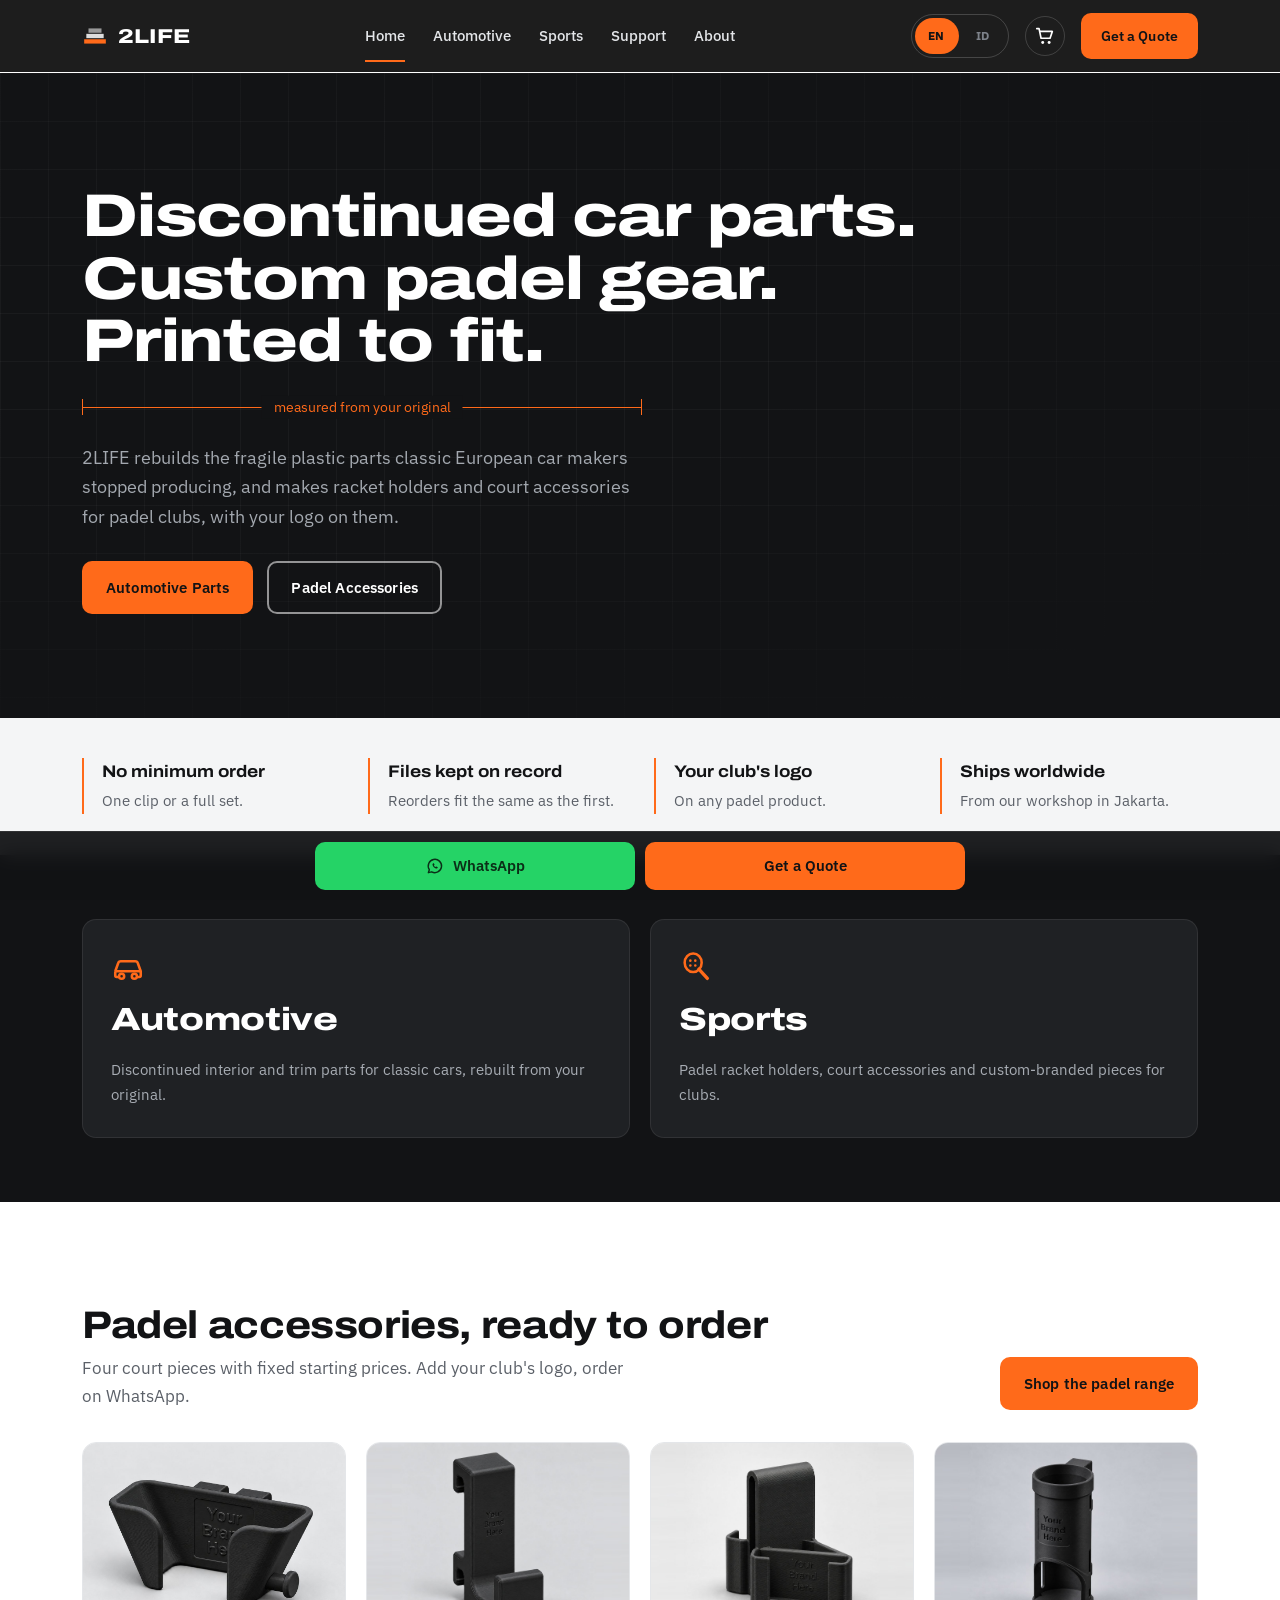
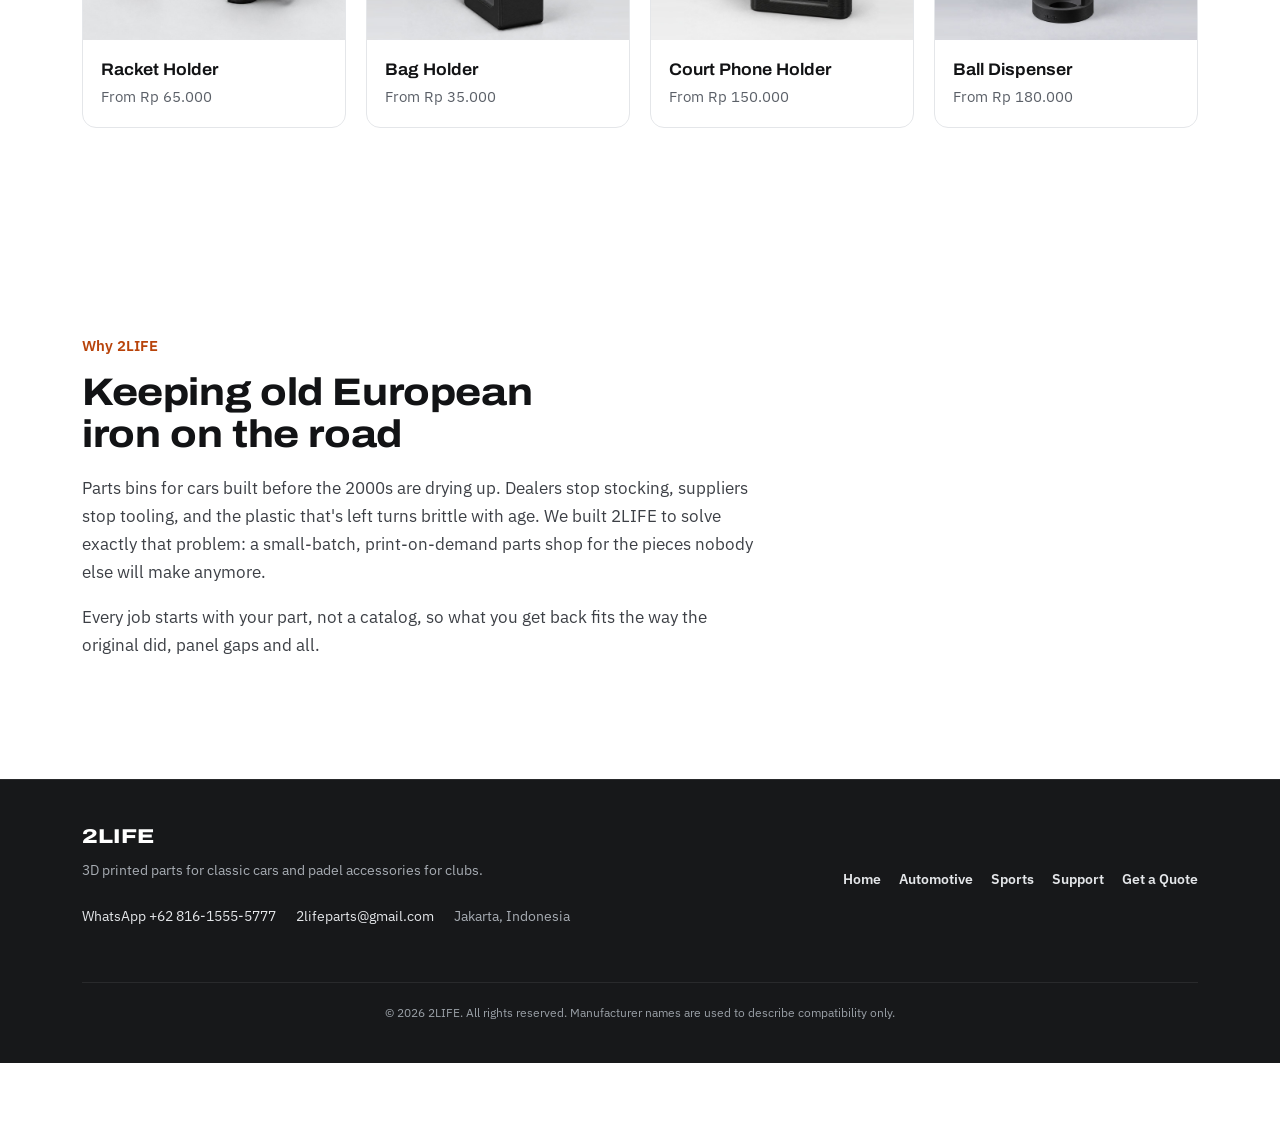
<file: index.html>
<!DOCTYPE html>
<html lang="en" data-page="home">
<head>
<meta charset="UTF-8">
<meta name="viewport" content="width=device-width, initial-scale=1.0">
<title>2LIFE | 3D Printed Automotive Parts &amp; Padel Accessories</title>
<meta name="description" content="2LIFE 3D prints discontinued plastic parts for classic European cars and custom-branded padel court accessories for clubs. Made in Jakarta.">
<link rel="icon" href="data:image/svg+xml,%3Csvg xmlns='http://www.w3.org/2000/svg' viewBox='0 0 32 32'%3E%3Crect width='32' height='32' rx='6' fill='%230a0a0a'/%3E%3Cpath d='M8 22 L16 10 L24 22 Z' fill='none' stroke='%23ff6a1a' stroke-width='2'/%3E%3C/svg%3E">
<link rel="preconnect" href="https://fonts.googleapis.com">
<link rel="preconnect" href="https://fonts.gstatic.com" crossorigin>
<link href="https://fonts.googleapis.com/css2?family=Archivo:wdth,wght@100..125,500..800&family=IBM+Plex+Sans:wght@400;500;600&display=swap" rel="stylesheet">
<link rel="canonical" href="https://rakiraddyan-afk.github.io/3d-printing/">
<meta name="theme-color" content="#121315">
<meta property="og:type" content="website">
<meta property="og:site_name" content="2LIFE">
<meta property="og:title" content="2LIFE | 3D Printed Automotive Parts &amp; Padel Accessories">
<meta property="og:description" content="2LIFE 3D prints discontinued plastic parts for classic European cars and custom-branded padel court accessories for clubs. Made in Jakarta.">
<meta property="og:image" content="https://rakiraddyan-afk.github.io/3d-printing/img/share.png">
<meta property="og:url" content="https://rakiraddyan-afk.github.io/3d-printing/">
<meta name="twitter:card" content="summary_large_image">
<link rel="stylesheet" href="css/styles.css?v=14">
<script type="application/ld+json">{"@context":"https://schema.org","@type":"Organization","name":"2LIFE","url":"https://rakiraddyan-afk.github.io/3d-printing/","logo":"https://rakiraddyan-afk.github.io/3d-printing/img/share.png","email":"2lifeparts@gmail.com","telephone":"+62-816-1555-5777","address":{"@type":"PostalAddress","addressLocality":"Jakarta","addressCountry":"ID"},"contactPoint":{"@type":"ContactPoint","telephone":"+62-816-1555-5777","contactType":"sales","availableLanguage":["en","id"]}}</script>
</head>
<body>

<a class="skip-link" href="#main" data-i18n="a11y.skipLink">Skip to content</a>

<!-- ===== LANGUAGE GATE ===== -->
<div class="lang-gate" id="langGate" role="dialog" aria-modal="true" aria-label="Choose your language / Pilih bahasa Anda">
  <div class="lang-gate-inner">
    <span class="lang-gate-mark" aria-hidden="true">
      <svg viewBox="0 0 24 24" width="30" height="30">
        <rect x="2" y="15" width="20" height="4" fill="#ff6a1a"/>
        <rect x="4" y="10" width="16" height="4" fill="#ffffff" opacity="0.85"/>
        <rect x="6" y="5" width="12" height="4" fill="#ffffff" opacity="0.55"/>
      </svg>
    </span>
    <p class="lang-gate-title">Choose your language<br><span class="text-orange">Pilih bahasa Anda</span></p>
    <div class="lang-gate-options">
      <button type="button" class="lang-gate-btn" data-lang="en">
        <span class="lang-gate-code">EN</span>
        <span class="lang-gate-name">English</span>
      </button>
      <button type="button" class="lang-gate-btn" data-lang="id">
        <span class="lang-gate-code">ID</span>
        <span class="lang-gate-name">Bahasa Indonesia</span>
      </button>
    </div>
  </div>
</div>

<!-- ===== HEADER ===== -->
<header class="site-header" id="top">
  <div class="container header-inner">
    <a href="index.html" class="logo" data-i18n-aria="a11y.logoHome">
      <span class="logo-mark" aria-hidden="true">
        <svg viewBox="0 0 24 24" width="26" height="26">
          <rect x="2" y="15" width="20" height="4" fill="#ff6a1a"/>
          <rect x="4" y="10" width="16" height="4" fill="#ffffff" opacity="0.85"/>
          <rect x="6" y="5" width="12" height="4" fill="#ffffff" opacity="0.55"/>
        </svg>
      </span>
      <span class="logo-text">2LIFE</span>
    </a>

    <nav class="nav" id="nav">
      <ul class="nav-list">
        <li><a href="index.html" class="nav-link" data-page="home" data-i18n="nav.home">Home</a></li>
        <li><a href="automotive.html" class="nav-link" data-page="automotive" data-i18n="nav.automotive">Automotive</a></li>
        <li><a href="sports.html" class="nav-link" data-page="sports" data-i18n="nav.sports">Sports</a></li>
        <li><a href="support.html" class="nav-link" data-page="support" data-i18n="nav.support">Support</a></li>
        <li><a href="index.html#about" class="nav-link" data-page="about" data-i18n="nav.about">About</a></li>
      </ul>
    </nav>

    <div class="header-actions">
      <div class="lang-switch" role="group" aria-label="Language">
        <button type="button" class="lang-switch-btn" data-lang="en" aria-pressed="true">EN</button>
        <button type="button" class="lang-switch-btn" data-lang="id" aria-pressed="false">ID</button>
      </div>
      <a href="cart.html" class="cart-link" data-i18n-aria="shop.cart" aria-label="Cart">
        <svg viewBox="0 0 24 24" width="22" height="22" aria-hidden="true"><path d="M3 4h2.5l2.2 10.5h9.8L20 7H7" fill="none" stroke="currentColor" stroke-width="1.8" stroke-linecap="round" stroke-linejoin="round"/><circle cx="9.5" cy="19" r="1.6" fill="currentColor"/><circle cx="16.5" cy="19" r="1.6" fill="currentColor"/></svg>
        <span class="cart-count" data-cart-count hidden>0</span>
      </a>
      <a href="quote.html" class="btn btn-primary btn-sm" data-page="quote" data-i18n="header.cta">Get a Quote</a>
    </div>
  </div>
</header>

<main id="main">

  <!-- ===== HERO ===== -->
  <section class="hero">
    <div class="container hero-inner">
      <div class="hero-copy reveal">
        <h1 data-i18n-html="hero.headline">Broken clip. Cracked trim. <span class="text-orange">Discontinued forever.</span><br>Not anymore.</h1>
        <div class="dim-line" aria-hidden="true"><span data-i18n="hero.dim">measured from your original</span></div>
        <p class="hero-sub" data-i18n="hero.sub">2LIFE scans, models, and 3D prints the fragile plastic parts your classic European car's manufacturer stopped making decades ago: dashboard clips, trim, housings, brackets, and more.</p>
        <div class="hero-actions">
          <a href="automotive.html" class="btn btn-primary" data-i18n="hero.cta1">Automotive Parts</a>
          <a href="sports.html" class="btn btn-ghost" data-i18n="hero.cta2">Padel Accessories</a>
        </div>
      </div>
    </div>
  </section>

  <!-- ===== FACTS ===== -->
  <section class="facts" data-i18n-aria="a11y.statsLabel">
    <div class="container facts-grid">
      <div class="fact reveal">
        <strong data-i18n="facts.f1.title"></strong>
        <span data-i18n="facts.f1.text"></span>
      </div>
      <div class="fact reveal">
        <strong data-i18n="facts.f2.title"></strong>
        <span data-i18n="facts.f2.text"></span>
      </div>
      <div class="fact reveal">
        <strong data-i18n="facts.f3.title"></strong>
        <span data-i18n="facts.f3.text"></span>
      </div>
      <div class="fact reveal">
        <strong data-i18n="facts.f4.title"></strong>
        <span data-i18n="facts.f4.text"></span>
      </div>
    </div>
  </section>

  <!-- ===== DIVISIONS ===== -->
  <section class="divisions">
    <div class="container divisions-grid">
      <a href="automotive.html" class="division-card reveal">
        <span class="division-icon"><svg viewBox="0 0 24 24"><path d="M3 15l2-5.5A2 2 0 0 1 6.9 8h10.2a2 2 0 0 1 1.9 1.5L21 15v3a1 1 0 0 1-1 1h-1.5M3 15v3a1 1 0 0 0 1 1h1.5M3 15h18" fill="none" stroke="#ff6a1a" stroke-width="1.8" stroke-linejoin="round"/><circle cx="7.5" cy="18.5" r="1.8" fill="none" stroke="#ff6a1a" stroke-width="1.8"/><circle cx="16.5" cy="18.5" r="1.8" fill="none" stroke="#ff6a1a" stroke-width="1.8"/></svg></span>
        <span class="division-label" data-i18n="divisions.auto.label">Automotive</span>
        <span class="division-text" data-i18n="divisions.auto.text">Discontinued interior and trim parts for classic cars, rebuilt from your original.</span>
      </a>
      <a href="sports.html" class="division-card reveal">
        <span class="division-icon"><svg viewBox="0 0 24 24"><ellipse cx="10" cy="9" rx="6" ry="6.5" fill="none" stroke="#ff6a1a" stroke-width="1.8"/><path d="M14 13.5l6 6.5" fill="none" stroke="#ff6a1a" stroke-width="2.4" stroke-linecap="round"/><circle cx="8" cy="7.5" r="0.9" fill="#ff6a1a"/><circle cx="11.5" cy="7.5" r="0.9" fill="#ff6a1a"/><circle cx="8" cy="11" r="0.9" fill="#ff6a1a"/><circle cx="11.5" cy="11" r="0.9" fill="#ff6a1a"/></svg></span>
        <span class="division-label" data-i18n="divisions.sports.label">Sports</span>
        <span class="division-text" data-i18n="divisions.sports.text">Padel racket holders, court accessories and custom-branded pieces for clubs.</span>
      </a>
    </div>
  </section>

  <!-- ===== PADEL RANGE ===== -->
  <section class="section shop-strip" id="padel-range">
    <div class="container">
      <div class="shop-strip-head">
        <div>
          <h2 class="section-title" data-i18n="home.shop.title">Padel accessories, ready to order</h2>
          <p class="section-sub" data-i18n="home.shop.sub">Four court pieces with fixed starting prices. Add your club's logo, order on WhatsApp.</p>
        </div>
        <a href="sports.html" class="btn btn-primary" data-i18n="home.shop.cta">Shop the padel range</a>
      </div>
      <div class="strip-grid">
        <a class="strip-tile reveal" href="sports.html#racket-holder">
          <img src="img/sports/indoor-racket-holder-1.jpg" alt="" width="1000" height="1000" loading="lazy" decoding="async">
          <span class="strip-name" data-i18n="sports.p1.title"></span>
          <span class="strip-price"><span data-i18n="shop.from">From</span> Rp 65.000</span>
        </a>
        <a class="strip-tile reveal" href="sports.html#bag-holder">
          <img src="img/sports/bag-holder-1.jpg" alt="" width="1334" height="1000" loading="lazy" decoding="async">
          <span class="strip-name" data-i18n="sports.p3.title"></span>
          <span class="strip-price"><span data-i18n="shop.from">From</span> Rp 35.000</span>
        </a>
        <a class="strip-tile reveal" href="sports.html#phone-holder">
          <img src="img/sports/phone-holder-1.jpg" alt="" width="1334" height="1000" loading="lazy" decoding="async">
          <span class="strip-name" data-i18n="sports.p4.title"></span>
          <span class="strip-price"><span data-i18n="shop.from">From</span> Rp 150.000</span>
        </a>
        <a class="strip-tile reveal" href="sports.html#ball-dispenser">
          <img src="img/sports/ball-dispenser-1.jpg" alt="" width="1334" height="1000" loading="lazy" decoding="async">
          <span class="strip-name" data-i18n="sports.p5.title"></span>
          <span class="strip-price"><span data-i18n="shop.from">From</span> Rp 180.000</span>
        </a>
      </div>
    </div>
  </section>

  <!-- ===== ABOUT ===== -->
  <section class="section about" id="about">
    <div class="container about-inner">
      <div class="reveal">
        <p class="eyebrow" data-i18n="about.eyebrow">Why 2LIFE</p>
        <h2 class="section-title" data-i18n="about.title">Keeping old European iron on the road</h2>
        <p data-i18n="about.p1">Parts bins for cars built before the 2000s are drying up. Dealers stop stocking, suppliers stop tooling, and the plastic that's left turns brittle with age. We built 2LIFE to solve exactly that problem: a small-batch, print-on-demand parts shop for the pieces nobody else will make anymore.</p>
        <p data-i18n="about.p2">Every job starts with your part, not a catalog, so what you get back fits the way the original did, panel gaps and all.</p>
      </div>
    </div>
  </section>

</main>

<a class="wa-float" href="https://wa.me/6281615555777" target="_blank" rel="noopener" data-i18n-aria="a11y.whatsapp" aria-label="Chat with us on WhatsApp">
  <svg viewBox="0 0 24 24" width="26" height="26" aria-hidden="true"><path d="M4 20l1.2-3.6A8 8 0 1 1 8 19z" fill="none" stroke="#fff" stroke-width="1.7" stroke-linejoin="round"/><path d="M9 9.5c0 3 2.5 5.5 5.5 5.5l1-1.5-2-1-1 .8a4 4 0 0 1-1.8-1.8l.8-1-1-2z" fill="#fff"/></svg>
</a>

<nav class="action-bar" aria-label="Quick contact">
  <a class="action-bar-wa" href="https://wa.me/6281615555777" target="_blank" rel="noopener">
    <svg viewBox="0 0 24 24" width="20" height="20" aria-hidden="true"><path d="M4 20l1.2-3.6A8 8 0 1 1 8 19z" fill="none" stroke="currentColor" stroke-width="1.7" stroke-linejoin="round"/><path d="M9 9.5c0 3 2.5 5.5 5.5 5.5l1-1.5-2-1-1 .8a4 4 0 0 1-1.8-1.8l.8-1-1-2z" fill="currentColor"/></svg>
    <span>WhatsApp</span>
  </a>
  <a class="action-bar-quote" href="quote.html" data-i18n="header.cta">Get a Quote</a>
</nav>

<!-- ===== FOOTER ===== -->
<footer class="site-footer">
  <div class="container footer-inner">
    <div class="footer-brand">
      <span class="logo-text">2LIFE</span>
      <p data-i18n="footer.tagline">3D printed parts for classic European cars.</p>
      <ul class="footer-contact">
        <li><a href="https://wa.me/6281615555777" target="_blank" rel="noopener">WhatsApp +62 816-1555-5777</a></li>
        <li><a href="mailto:2lifeparts@gmail.com">2lifeparts@gmail.com</a></li>
        <li data-i18n="footer.location">Jakarta, Indonesia</li>
      </ul>
    </div>

    <nav class="footer-nav" aria-label="Footer">
      <a href="index.html" data-i18n="nav.home">Home</a>
      <a href="automotive.html" data-i18n="nav.automotive">Automotive</a>
      <a href="sports.html" data-i18n="nav.sports">Sports</a>
      <a href="support.html" data-i18n="nav.support">Support</a>
      <a href="quote.html" data-i18n="header.cta">Get a Quote</a>
    </nav>

    <p class="footer-copy">&copy; <span id="year"></span> 2LIFE. <span data-i18n="footer.copy">All rights reserved. Manufacturer names are used to describe compatibility only.</span></p>
  </div>
</footer>

<script src="js/i18n.js?v=14"></script>
<script src="js/script.js?v=15"></script>
<script src="js/shop.js?v=14"></script>
</body>
</html>
</file>
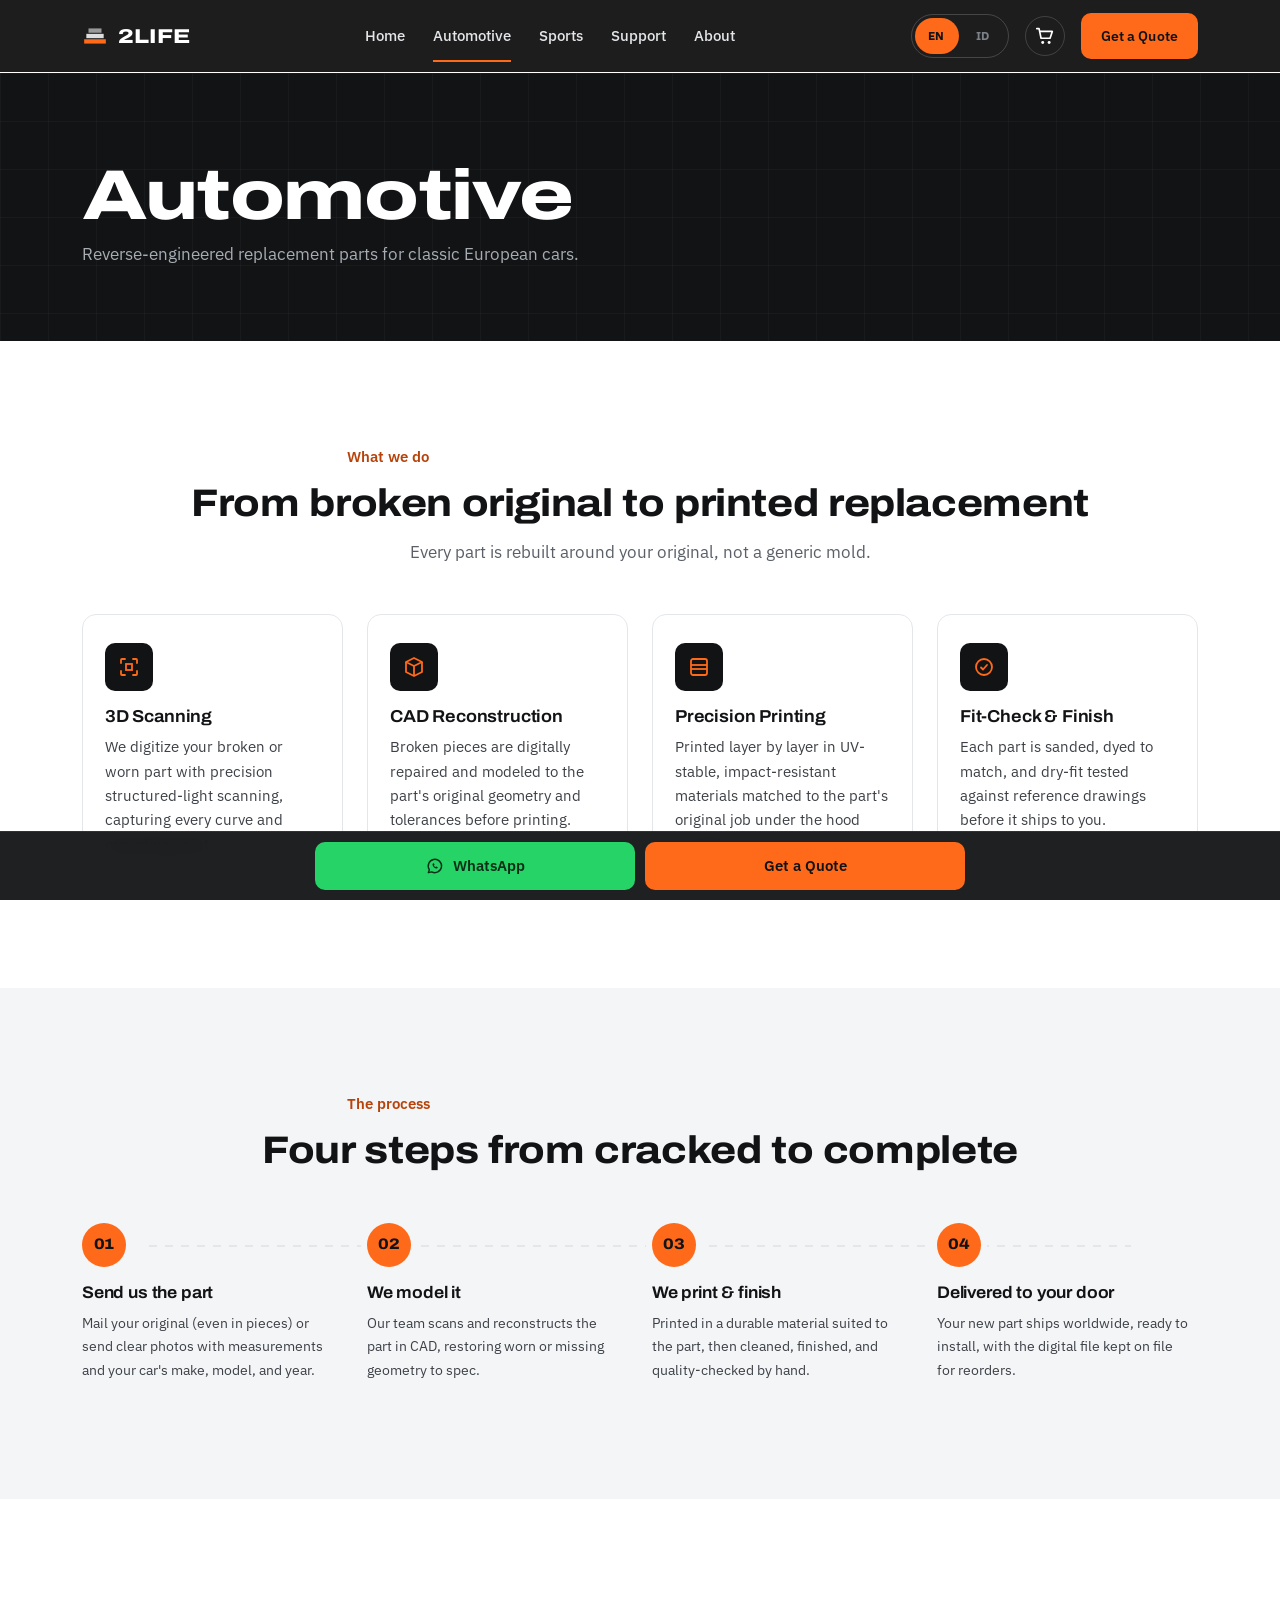
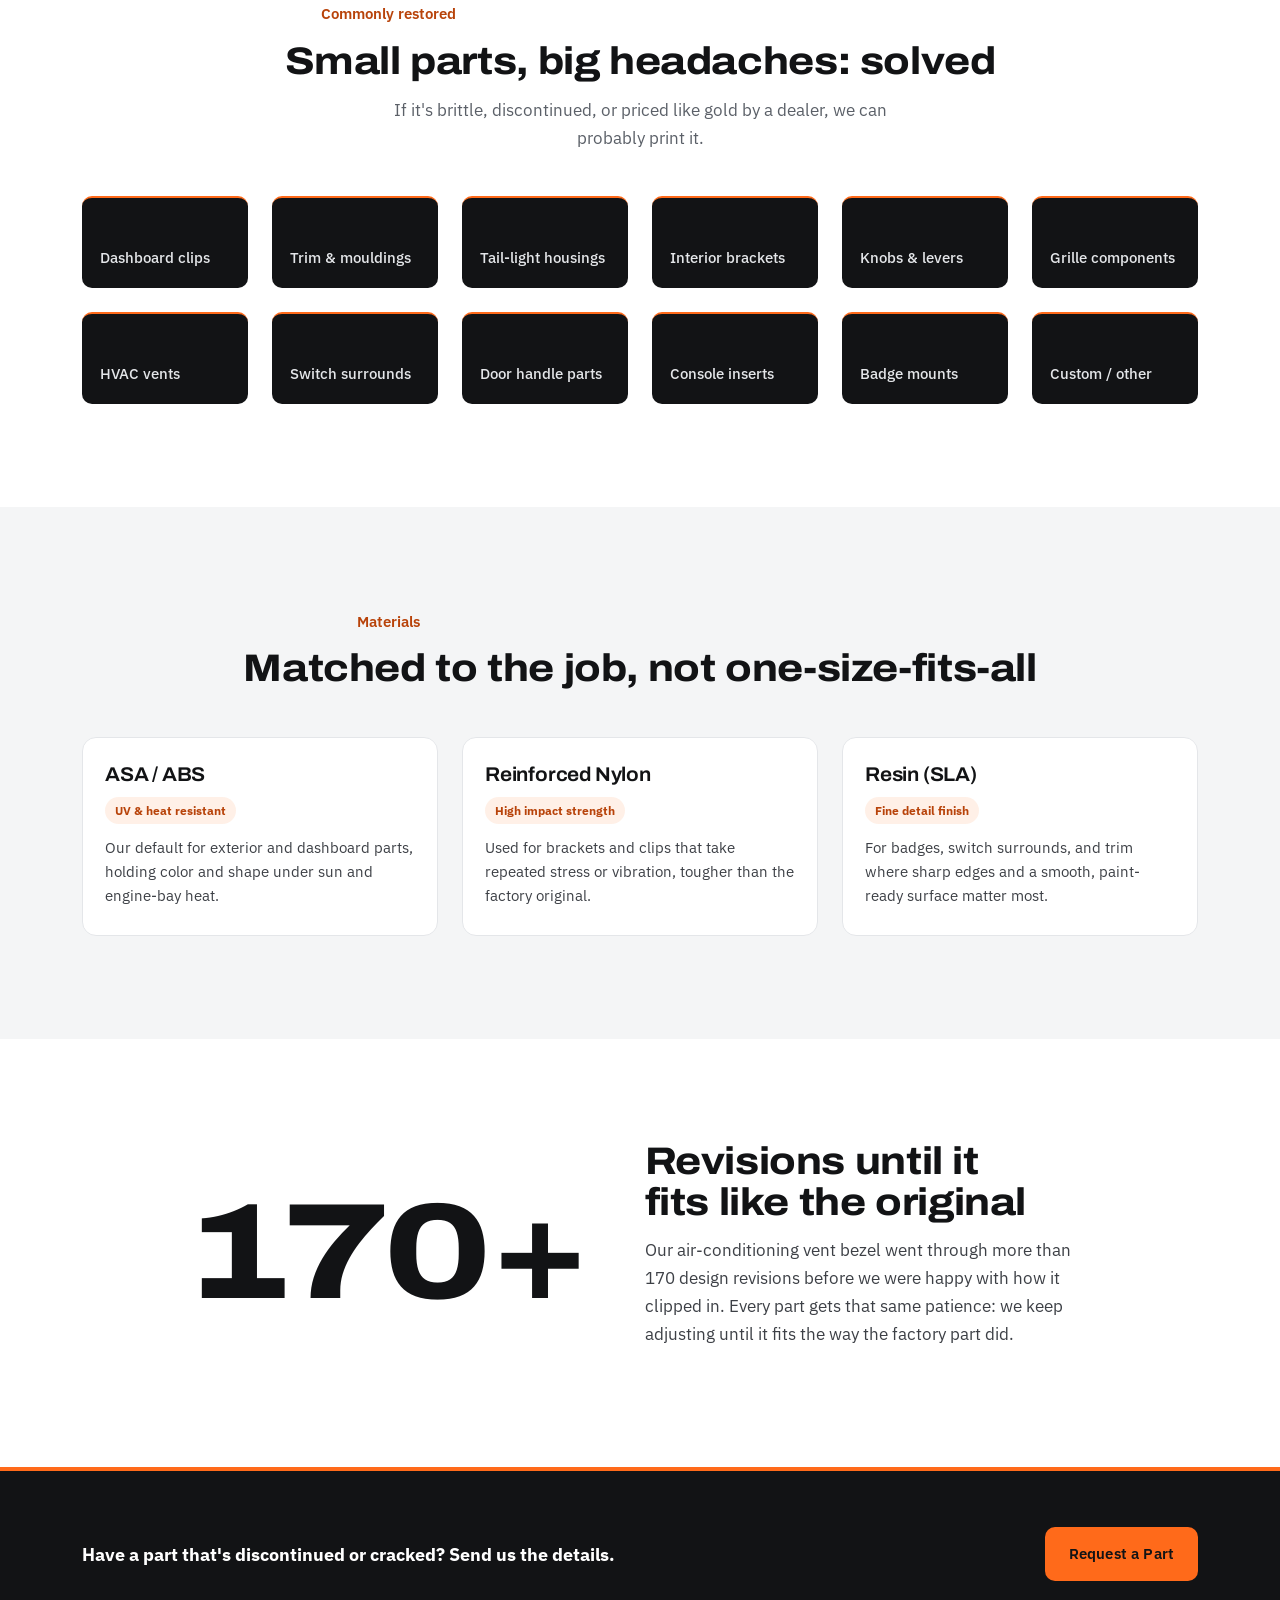
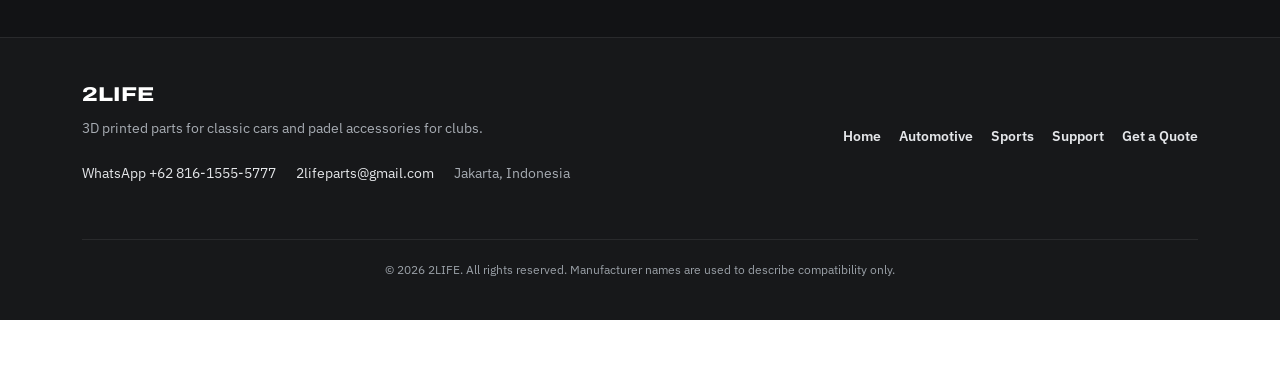
<file: automotive.html>
<!DOCTYPE html>
<html lang="en" data-page="automotive">
<head>
<meta charset="UTF-8">
<meta name="viewport" content="width=device-width, initial-scale=1.0">
<title>Automotive Parts | 2LIFE</title>
<meta name="description" content="2LIFE reverse-engineers and 3D prints fragile, discontinued plastic parts for classic European cars: trim clips, dashboard parts, housings and more.">
<link rel="icon" href="data:image/svg+xml,%3Csvg xmlns='http://www.w3.org/2000/svg' viewBox='0 0 32 32'%3E%3Crect width='32' height='32' rx='6' fill='%230a0a0a'/%3E%3Cpath d='M8 22 L16 10 L24 22 Z' fill='none' stroke='%23ff6a1a' stroke-width='2'/%3E%3C/svg%3E">
<link rel="preconnect" href="https://fonts.googleapis.com">
<link rel="preconnect" href="https://fonts.gstatic.com" crossorigin>
<link href="https://fonts.googleapis.com/css2?family=Archivo:wdth,wght@100..125,500..800&family=IBM+Plex+Sans:wght@400;500;600&display=swap" rel="stylesheet">
<link rel="canonical" href="https://rakiraddyan-afk.github.io/3d-printing/automotive.html">
<meta name="theme-color" content="#121315">
<meta property="og:type" content="website">
<meta property="og:site_name" content="2LIFE">
<meta property="og:title" content="Automotive Parts | 2LIFE">
<meta property="og:description" content="2LIFE reverse-engineers and 3D prints fragile, discontinued plastic parts for classic European cars: trim clips, dashboard parts, housings and more.">
<meta property="og:image" content="https://rakiraddyan-afk.github.io/3d-printing/img/share.png">
<meta property="og:url" content="https://rakiraddyan-afk.github.io/3d-printing/automotive.html">
<meta name="twitter:card" content="summary_large_image">
<link rel="stylesheet" href="css/styles.css?v=14">
</head>
<body>

<a class="skip-link" href="#main" data-i18n="a11y.skipLink">Skip to content</a>

<!-- ===== LANGUAGE GATE ===== -->
<div class="lang-gate" id="langGate" role="dialog" aria-modal="true" aria-label="Choose your language / Pilih bahasa Anda">
  <div class="lang-gate-inner">
    <span class="lang-gate-mark" aria-hidden="true">
      <svg viewBox="0 0 24 24" width="30" height="30">
        <rect x="2" y="15" width="20" height="4" fill="#ff6a1a"/>
        <rect x="4" y="10" width="16" height="4" fill="#ffffff" opacity="0.85"/>
        <rect x="6" y="5" width="12" height="4" fill="#ffffff" opacity="0.55"/>
      </svg>
    </span>
    <p class="lang-gate-title">Choose your language<br><span class="text-orange">Pilih bahasa Anda</span></p>
    <div class="lang-gate-options">
      <button type="button" class="lang-gate-btn" data-lang="en">
        <span class="lang-gate-code">EN</span>
        <span class="lang-gate-name">English</span>
      </button>
      <button type="button" class="lang-gate-btn" data-lang="id">
        <span class="lang-gate-code">ID</span>
        <span class="lang-gate-name">Bahasa Indonesia</span>
      </button>
    </div>
  </div>
</div>

<!-- ===== HEADER ===== -->
<header class="site-header" id="top">
  <div class="container header-inner">
    <a href="index.html" class="logo" data-i18n-aria="a11y.logoHome">
      <span class="logo-mark" aria-hidden="true">
        <svg viewBox="0 0 24 24" width="26" height="26">
          <rect x="2" y="15" width="20" height="4" fill="#ff6a1a"/>
          <rect x="4" y="10" width="16" height="4" fill="#ffffff" opacity="0.85"/>
          <rect x="6" y="5" width="12" height="4" fill="#ffffff" opacity="0.55"/>
        </svg>
      </span>
      <span class="logo-text">2LIFE</span>
    </a>

    <nav class="nav" id="nav">
      <ul class="nav-list">
        <li><a href="index.html" class="nav-link" data-page="home" data-i18n="nav.home">Home</a></li>
        <li><a href="automotive.html" class="nav-link" data-page="automotive" data-i18n="nav.automotive">Automotive</a></li>
        <li><a href="sports.html" class="nav-link" data-page="sports" data-i18n="nav.sports">Sports</a></li>
        <li><a href="support.html" class="nav-link" data-page="support" data-i18n="nav.support">Support</a></li>
        <li><a href="index.html#about" class="nav-link" data-page="about" data-i18n="nav.about">About</a></li>
      </ul>
    </nav>

    <div class="header-actions">
      <div class="lang-switch" role="group" aria-label="Language">
        <button type="button" class="lang-switch-btn" data-lang="en" aria-pressed="true">EN</button>
        <button type="button" class="lang-switch-btn" data-lang="id" aria-pressed="false">ID</button>
      </div>
      <a href="cart.html" class="cart-link" data-i18n-aria="shop.cart" aria-label="Cart">
        <svg viewBox="0 0 24 24" width="22" height="22" aria-hidden="true"><path d="M3 4h2.5l2.2 10.5h9.8L20 7H7" fill="none" stroke="currentColor" stroke-width="1.8" stroke-linecap="round" stroke-linejoin="round"/><circle cx="9.5" cy="19" r="1.6" fill="currentColor"/><circle cx="16.5" cy="19" r="1.6" fill="currentColor"/></svg>
        <span class="cart-count" data-cart-count hidden>0</span>
      </a>
      <a href="quote.html" class="btn btn-primary btn-sm" data-page="quote" data-i18n="header.cta">Get a Quote</a>
    </div>
  </div>
</header>

<main id="main">

  <!-- ===== AUTOMOTIVE DIVISION ===== -->
  <section class="division-head" id="automotive">
    <div class="container">
      <h1 class="division-title" data-i18n="divisions.auto.label">Automotive</h1>
      <p class="division-sub" data-i18n="divisions.auto.sub">Reverse-engineered replacement parts for classic European cars.</p>
    </div>
  </section>

  <!-- ===== SERVICES ===== -->
  <section class="section" id="services">
    <div class="container">
      <p class="eyebrow center" data-i18n="services.eyebrow">What we do</p>
      <h2 class="section-title center" data-i18n="services.title">From broken original to printed replacement</h2>
      <p class="section-sub center" data-i18n="services.sub">Every part is rebuilt around your original, not a generic mold.</p>

      <div class="grid grid-4">
        <article class="card reveal">
          <span class="card-icon">
            <svg viewBox="0 0 24 24"><path d="M4 8V5a1 1 0 0 1 1-1h3M20 8V5a1 1 0 0 0-1-1h-3M4 16v3a1 1 0 0 0 1 1h3M20 16v3a1 1 0 0 1-1 1h-3" fill="none" stroke="#ff6a1a" stroke-width="1.8" stroke-linecap="round"/><rect x="9" y="9" width="6" height="6" fill="none" stroke="#ff6a1a" stroke-width="1.8"/></svg>
          </span>
          <h3 data-i18n="services.card1.title">3D Scanning</h3>
          <p data-i18n="services.card1.body">We digitize your broken or worn part with precision structured-light scanning, capturing every curve and mounting point.</p>
        </article>

        <article class="card reveal">
          <span class="card-icon">
            <svg viewBox="0 0 24 24"><path d="M4 7 12 3l8 4-8 4-8-4Z" fill="none" stroke="#ff6a1a" stroke-width="1.8" stroke-linejoin="round"/><path d="M4 7v10l8 4 8-4V7" fill="none" stroke="#ff6a1a" stroke-width="1.8" stroke-linejoin="round"/><path d="M12 11v10" fill="none" stroke="#ff6a1a" stroke-width="1.8"/></svg>
          </span>
          <h3 data-i18n="services.card2.title">CAD Reconstruction</h3>
          <p data-i18n="services.card2.body">Broken pieces are digitally repaired and modeled to the part's original geometry and tolerances before printing.</p>
        </article>

        <article class="card reveal">
          <span class="card-icon">
            <svg viewBox="0 0 24 24"><rect x="4" y="4" width="16" height="16" rx="2" fill="none" stroke="#ff6a1a" stroke-width="1.8"/><line x1="4" y1="10" x2="20" y2="10" stroke="#ff6a1a" stroke-width="1.8"/><line x1="4" y1="14" x2="20" y2="14" stroke="#ff6a1a" stroke-width="1.8"/></svg>
          </span>
          <h3 data-i18n="services.card3.title">Precision Printing</h3>
          <p data-i18n="services.card3.body">Printed layer by layer in UV-stable, impact-resistant materials matched to the part's original job under the hood or dash.</p>
        </article>

        <article class="card reveal">
          <span class="card-icon">
            <svg viewBox="0 0 24 24"><circle cx="12" cy="12" r="8" fill="none" stroke="#ff6a1a" stroke-width="1.8"/><path d="M9 12.5l2 2 4-4.5" fill="none" stroke="#ff6a1a" stroke-width="1.8" stroke-linecap="round" stroke-linejoin="round"/></svg>
          </span>
          <h3 data-i18n="services.card4.title">Fit-Check &amp; Finish</h3>
          <p data-i18n="services.card4.body">Each part is sanded, dyed to match, and dry-fit tested against reference drawings before it ships to you.</p>
        </article>
      </div>
    </div>
  </section>

  <!-- ===== PROCESS ===== -->
  <section class="section section-alt" id="process">
    <div class="container">
      <p class="eyebrow center" data-i18n="process.eyebrow">The process</p>
      <h2 class="section-title center" data-i18n="process.title">Four steps from cracked to complete</h2>

      <div class="steps">
        <div class="step reveal">
          <span class="step-num">01</span>
          <h3 data-i18n="process.step1.title">Send us the part</h3>
          <p data-i18n="process.step1.body">Mail your original (even in pieces) or send clear photos with measurements and your car's make, model, and year.</p>
        </div>
        <div class="step reveal">
          <span class="step-num">02</span>
          <h3 data-i18n="process.step2.title">We model it</h3>
          <p data-i18n="process.step2.body">Our team scans and reconstructs the part in CAD, restoring worn or missing geometry to spec.</p>
        </div>
        <div class="step reveal">
          <span class="step-num">03</span>
          <h3 data-i18n="process.step3.title">We print &amp; finish</h3>
          <p data-i18n="process.step3.body">Printed in a durable material suited to the part, then cleaned, finished, and quality-checked by hand.</p>
        </div>
        <div class="step reveal">
          <span class="step-num">04</span>
          <h3 data-i18n="process.step4.title">Delivered to your door</h3>
          <p data-i18n="process.step4.body">Your new part ships worldwide, ready to install, with the digital file kept on file for reorders.</p>
        </div>
      </div>
    </div>
  </section>

  <!-- ===== PARTS GALLERY ===== -->
  <section class="section" id="parts">
    <div class="container">
      <p class="eyebrow center" data-i18n="parts.eyebrow">Commonly restored</p>
      <h2 class="section-title center" data-i18n="parts.title">Small parts, big headaches: solved</h2>
      <p class="section-sub center" data-i18n="parts.sub">If it's brittle, discontinued, or priced like gold by a dealer, we can probably print it.</p>

      <div class="grid grid-6 parts-grid">
        <div class="part-tile reveal"><span data-i18n="parts.tile1">Dashboard clips</span></div>
        <div class="part-tile reveal"><span data-i18n="parts.tile2">Trim &amp; mouldings</span></div>
        <div class="part-tile reveal"><span data-i18n="parts.tile3">Tail-light housings</span></div>
        <div class="part-tile reveal"><span data-i18n="parts.tile4">Interior brackets</span></div>
        <div class="part-tile reveal"><span data-i18n="parts.tile5">Knobs &amp; levers</span></div>
        <div class="part-tile reveal"><span data-i18n="parts.tile6">Grille components</span></div>
        <div class="part-tile reveal"><span data-i18n="parts.tile7">HVAC vents</span></div>
        <div class="part-tile reveal"><span data-i18n="parts.tile8">Switch surrounds</span></div>
        <div class="part-tile reveal"><span data-i18n="parts.tile9">Door handle parts</span></div>
        <div class="part-tile reveal"><span data-i18n="parts.tile10">Console inserts</span></div>
        <div class="part-tile reveal"><span data-i18n="parts.tile11">Badge mounts</span></div>
        <div class="part-tile reveal"><span data-i18n="parts.tile12">Custom / other</span></div>
      </div>
    </div>
  </section>

  <!-- ===== MATERIALS ===== -->
  <section class="section section-alt" id="materials">
    <div class="container">
      <p class="eyebrow center" data-i18n="materials.eyebrow">Materials</p>
      <h2 class="section-title center" data-i18n="materials.title">Matched to the job, not one-size-fits-all</h2>

      <div class="grid grid-3">
        <article class="material-card reveal">
          <h3 data-i18n="materials.card1.title">ASA / ABS</h3>
          <span class="tag" data-i18n="materials.card1.tag">UV &amp; heat resistant</span>
          <p data-i18n="materials.card1.body">Our default for exterior and dashboard parts, holding color and shape under sun and engine-bay heat.</p>
        </article>
        <article class="material-card reveal">
          <h3 data-i18n="materials.card2.title">Reinforced Nylon</h3>
          <span class="tag" data-i18n="materials.card2.tag">High impact strength</span>
          <p data-i18n="materials.card2.body">Used for brackets and clips that take repeated stress or vibration, tougher than the factory original.</p>
        </article>
        <article class="material-card reveal">
          <h3 data-i18n="materials.card3.title">Resin (SLA)</h3>
          <span class="tag" data-i18n="materials.card3.tag">Fine detail finish</span>
          <p data-i18n="materials.card3.body">For badges, switch surrounds, and trim where sharp edges and a smooth, paint-ready surface matter most.</p>
        </article>
      </div>
    </div>
  </section>

  <!-- ===== FROM THE WORKBENCH ===== -->
  <section class="section workbench" id="workbench">
    <div class="container workbench-inner reveal">
      <p class="workbench-figure">170+</p>
      <div>
        <h2 class="section-title" data-i18n="bench.title">Revisions until it fits like the original</h2>
        <p data-i18n="bench.body">Our air-conditioning vent bezel went through more than 170 design revisions before we were happy with how it clipped in. Every part gets that same patience: we keep adjusting until it fits the way the factory part did.</p>
      </div>
    </div>
  </section>

  <!-- ===== BEFORE / AFTER GALLERY =====
       Hidden until real photos are added. To switch it on:
       1. put photos in the img/ folder (e.g. img/vent-before.jpg, img/vent-after.jpg)
       2. fill in the src and alt text below
       3. delete the word "hidden" from the <section> tag -->
  <section class="section section-alt gallery" id="gallery" hidden>
    <div class="container">
      <h2 class="section-title center" data-i18n="gallery.title">Before and after</h2>
      <div class="grid grid-2 gallery-grid">
        <figure class="gallery-pair reveal">
          <div class="gallery-images">
            <img src="img/vent-before.jpg" alt="Cracked original part" loading="lazy">
            <img src="img/vent-after.jpg" alt="2LIFE printed replacement" loading="lazy">
          </div>
          <figcaption>Part name, car model and year</figcaption>
        </figure>
      </div>
    </div>
  </section>

  <!-- ===== PAGE CTA ===== -->
  <section class="page-cta">
    <div class="container page-cta-inner">
      <p data-i18n="cta.automotive.text"></p>
      <a href="quote.html?type=automotive" class="btn btn-primary" data-i18n="cta.automotive.btn"></a>
    </div>
  </section>

</main>

<a class="wa-float" href="https://wa.me/6281615555777" target="_blank" rel="noopener" data-i18n-aria="a11y.whatsapp" aria-label="Chat with us on WhatsApp">
  <svg viewBox="0 0 24 24" width="26" height="26" aria-hidden="true"><path d="M4 20l1.2-3.6A8 8 0 1 1 8 19z" fill="none" stroke="#fff" stroke-width="1.7" stroke-linejoin="round"/><path d="M9 9.5c0 3 2.5 5.5 5.5 5.5l1-1.5-2-1-1 .8a4 4 0 0 1-1.8-1.8l.8-1-1-2z" fill="#fff"/></svg>
</a>

<nav class="action-bar" aria-label="Quick contact">
  <a class="action-bar-wa" href="https://wa.me/6281615555777" target="_blank" rel="noopener">
    <svg viewBox="0 0 24 24" width="20" height="20" aria-hidden="true"><path d="M4 20l1.2-3.6A8 8 0 1 1 8 19z" fill="none" stroke="currentColor" stroke-width="1.7" stroke-linejoin="round"/><path d="M9 9.5c0 3 2.5 5.5 5.5 5.5l1-1.5-2-1-1 .8a4 4 0 0 1-1.8-1.8l.8-1-1-2z" fill="currentColor"/></svg>
    <span>WhatsApp</span>
  </a>
  <a class="action-bar-quote" href="quote.html" data-i18n="header.cta">Get a Quote</a>
</nav>

<!-- ===== FOOTER ===== -->
<footer class="site-footer">
  <div class="container footer-inner">
    <div class="footer-brand">
      <span class="logo-text">2LIFE</span>
      <p data-i18n="footer.tagline">3D printed parts for classic European cars.</p>
      <ul class="footer-contact">
        <li><a href="https://wa.me/6281615555777" target="_blank" rel="noopener">WhatsApp +62 816-1555-5777</a></li>
        <li><a href="mailto:2lifeparts@gmail.com">2lifeparts@gmail.com</a></li>
        <li data-i18n="footer.location">Jakarta, Indonesia</li>
      </ul>
    </div>

    <nav class="footer-nav" aria-label="Footer">
      <a href="index.html" data-i18n="nav.home">Home</a>
      <a href="automotive.html" data-i18n="nav.automotive">Automotive</a>
      <a href="sports.html" data-i18n="nav.sports">Sports</a>
      <a href="support.html" data-i18n="nav.support">Support</a>
      <a href="quote.html" data-i18n="header.cta">Get a Quote</a>
    </nav>

    <p class="footer-copy">&copy; <span id="year"></span> 2LIFE. <span data-i18n="footer.copy">All rights reserved. Manufacturer names are used to describe compatibility only.</span></p>
  </div>
</footer>

<script src="js/i18n.js?v=14"></script>
<script src="js/script.js?v=15"></script>
<script src="js/shop.js?v=14"></script>
</body>
</html>
</file>
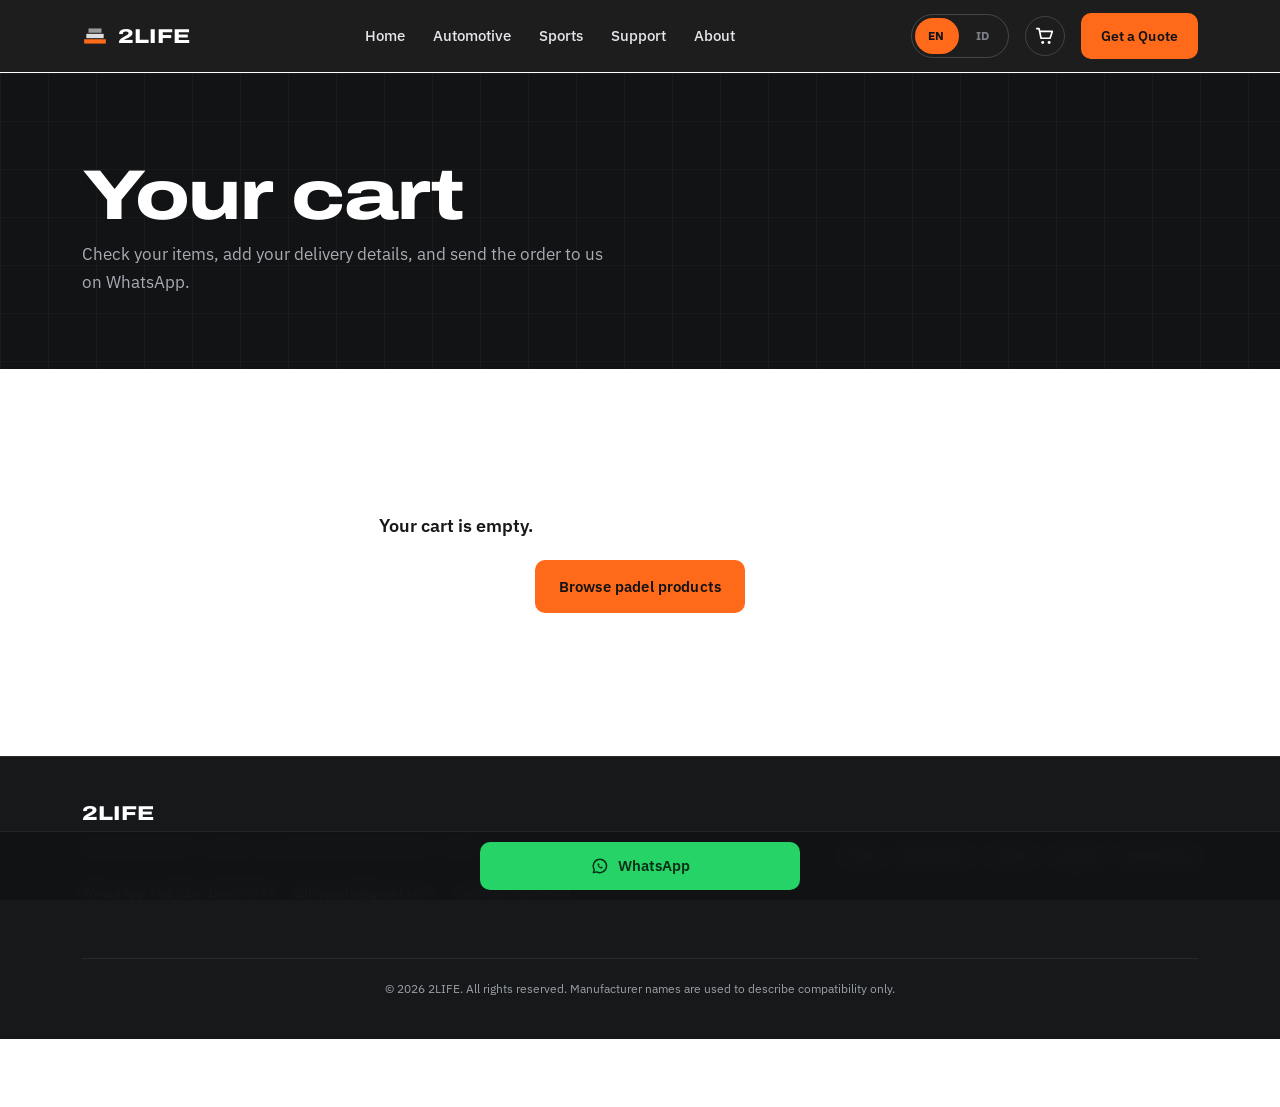
<file: cart.html>
<!DOCTYPE html>
<html lang="en" data-page="cart">
<head>
<meta charset="UTF-8">
<meta name="viewport" content="width=device-width, initial-scale=1.0">
<title>Cart | 2LIFE</title>
<meta name="description" content="Review your 2LIFE padel order and send it on WhatsApp.">
<link rel="icon" href="data:image/svg+xml,%3Csvg xmlns='http://www.w3.org/2000/svg' viewBox='0 0 32 32'%3E%3Crect width='32' height='32' rx='6' fill='%230a0a0a'/%3E%3Cpath d='M8 22 L16 10 L24 22 Z' fill='none' stroke='%23ff6a1a' stroke-width='2'/%3E%3C/svg%3E">
<link rel="preconnect" href="https://fonts.googleapis.com">
<link rel="preconnect" href="https://fonts.gstatic.com" crossorigin>
<link href="https://fonts.googleapis.com/css2?family=Archivo:wdth,wght@100..125,500..800&family=IBM+Plex+Sans:wght@400;500;600&display=swap" rel="stylesheet">
<meta name="robots" content="noindex">
<link rel="canonical" href="https://rakiraddyan-afk.github.io/3d-printing/cart.html">
<meta name="theme-color" content="#121315">
<meta property="og:type" content="website">
<meta property="og:site_name" content="2LIFE">
<meta property="og:title" content="Cart | 2LIFE">
<meta property="og:description" content="Review your 2LIFE padel order and send it on WhatsApp.">
<meta property="og:image" content="https://rakiraddyan-afk.github.io/3d-printing/img/sports/share-padel.jpg">
<meta property="og:url" content="https://rakiraddyan-afk.github.io/3d-printing/cart.html">
<meta name="twitter:card" content="summary_large_image">
<link rel="stylesheet" href="css/styles.css?v=14">
</head>
<body>

<a class="skip-link" href="#main" data-i18n="a11y.skipLink">Skip to content</a>

<!-- ===== LANGUAGE GATE ===== -->
<div class="lang-gate" id="langGate" role="dialog" aria-modal="true" aria-label="Choose your language / Pilih bahasa Anda">
  <div class="lang-gate-inner">
    <span class="lang-gate-mark" aria-hidden="true">
      <svg viewBox="0 0 24 24" width="30" height="30">
        <rect x="2" y="15" width="20" height="4" fill="#ff6a1a"/>
        <rect x="4" y="10" width="16" height="4" fill="#ffffff" opacity="0.85"/>
        <rect x="6" y="5" width="12" height="4" fill="#ffffff" opacity="0.55"/>
      </svg>
    </span>
    <p class="lang-gate-title">Choose your language<br><span class="text-orange">Pilih bahasa Anda</span></p>
    <div class="lang-gate-options">
      <button type="button" class="lang-gate-btn" data-lang="en">
        <span class="lang-gate-code">EN</span>
        <span class="lang-gate-name">English</span>
      </button>
      <button type="button" class="lang-gate-btn" data-lang="id">
        <span class="lang-gate-code">ID</span>
        <span class="lang-gate-name">Bahasa Indonesia</span>
      </button>
    </div>
  </div>
</div>

<!-- ===== HEADER ===== -->
<header class="site-header" id="top">
  <div class="container header-inner">
    <a href="index.html" class="logo" data-i18n-aria="a11y.logoHome">
      <span class="logo-mark" aria-hidden="true">
        <svg viewBox="0 0 24 24" width="26" height="26">
          <rect x="2" y="15" width="20" height="4" fill="#ff6a1a"/>
          <rect x="4" y="10" width="16" height="4" fill="#ffffff" opacity="0.85"/>
          <rect x="6" y="5" width="12" height="4" fill="#ffffff" opacity="0.55"/>
        </svg>
      </span>
      <span class="logo-text">2LIFE</span>
    </a>

    <nav class="nav" id="nav">
      <ul class="nav-list">
        <li><a href="index.html" class="nav-link" data-page="home" data-i18n="nav.home">Home</a></li>
        <li><a href="automotive.html" class="nav-link" data-page="automotive" data-i18n="nav.automotive">Automotive</a></li>
        <li><a href="sports.html" class="nav-link" data-page="sports" data-i18n="nav.sports">Sports</a></li>
        <li><a href="support.html" class="nav-link" data-page="support" data-i18n="nav.support">Support</a></li>
        <li><a href="index.html#about" class="nav-link" data-page="about" data-i18n="nav.about">About</a></li>
      </ul>
    </nav>

    <div class="header-actions">
      <div class="lang-switch" role="group" aria-label="Language">
        <button type="button" class="lang-switch-btn" data-lang="en" aria-pressed="true">EN</button>
        <button type="button" class="lang-switch-btn" data-lang="id" aria-pressed="false">ID</button>
      </div>
      <a href="cart.html" class="cart-link" data-i18n-aria="shop.cart" aria-label="Cart">
        <svg viewBox="0 0 24 24" width="22" height="22" aria-hidden="true"><path d="M3 4h2.5l2.2 10.5h9.8L20 7H7" fill="none" stroke="currentColor" stroke-width="1.8" stroke-linecap="round" stroke-linejoin="round"/><circle cx="9.5" cy="19" r="1.6" fill="currentColor"/><circle cx="16.5" cy="19" r="1.6" fill="currentColor"/></svg>
        <span class="cart-count" data-cart-count hidden>0</span>
      </a>
      <a href="quote.html" class="btn btn-primary btn-sm" data-page="quote" data-i18n="header.cta">Get a Quote</a>
    </div>
  </div>
</header>

<main id="main">

  <section class="division-head" id="cart">
    <div class="container">
      <h1 class="division-title" data-i18n="shop.cartTitle">Your cart</h1>
      <p class="division-sub" data-i18n="shop.cartSub">Check your items, add your delivery details, and send the order to us on WhatsApp.</p>
    </div>
  </section>

  <section class="section" id="cart-items">
    <div class="container">
      <div class="cart-empty" id="cartEmpty" hidden>
        <p data-i18n="shop.empty">Your cart is empty.</p>
        <a href="sports.html" class="btn btn-primary" data-i18n="shop.browse">Browse padel products</a>
      </div>

      <div class="cart-layout" data-cart-filled hidden>
        <ul class="cart-items" id="cartItems"></ul>

        <aside class="cart-summary">
          <h2 data-i18n="shop.summary">Order summary</h2>
          <dl>
            <div><dt data-i18n="shop.subtotal">Subtotal</dt><dd id="cartSubtotal"></dd></div>
            <div><dt data-i18n="shop.shipping">Shipping</dt><dd data-i18n="shop.shippingTbc">Confirmed on WhatsApp</dd></div>
          </dl>
          <p class="cart-summary-note" data-i18n="shop.priceNote">Prices are starting prices per piece. Custom logo, colour or bulk orders may change the final price, which we confirm before you pay.</p>
          <a href="#checkout" class="btn btn-primary btn-block" data-i18n="shop.toCheckout">Continue to delivery details</a>
          <button type="button" class="cart-clear" id="cartClear" data-i18n="shop.clear">Empty cart</button>
        </aside>
      </div>
    </div>
  </section>

  <section class="section contact" id="checkout" data-cart-filled hidden>
    <div class="container contact-inner">
      <div>
        <p class="eyebrow" data-i18n="shop.checkoutEyebrow">Checkout</p>
        <h2 class="section-title" data-i18n="shop.checkoutTitle">Where should we send it?</h2>
        <p class="section-sub" data-i18n="shop.checkoutSub">Your order goes straight to our WhatsApp. Nothing is charged on this website.</p>
        <ol class="checkout-steps">
          <li data-i18n="shop.step1">Send your order on WhatsApp with the button on this form.</li>
          <li data-i18n="shop.step2">We reply with the shipping cost and the final total.</li>
          <li data-i18n="shop.step3">You pay by bank transfer or QRIS, and we ship to your address.</li>
        </ol>
      </div>

      <form class="quote-form" id="orderForm" novalidate>
        <div class="form-row">
          <div class="field">
            <label for="name" data-i18n="form.name">Name</label>
            <input type="text" id="name" name="name" required autocomplete="name">
            <span class="field-error" id="err-name"></span>
          </div>
          <div class="field">
            <label for="phone" data-i18n="form.phone">Phone number</label>
            <input type="tel" id="phone" name="phone" data-i18n-placeholder="form.phonePlaceholder" placeholder="e.g. 0812-3456-7890" autocomplete="tel" required>
            <span class="field-error" id="err-phone"></span>
          </div>
        </div>

        <div class="field">
          <label for="address" data-i18n="shop.field.address">Street address</label>
          <textarea id="address" name="address" rows="3" data-i18n-placeholder="shop.field.addressPlaceholder" placeholder="Street, house or unit number, district" autocomplete="street-address" required></textarea>
          <span class="field-error" id="err-address"></span>
        </div>

        <div class="form-row">
          <div class="field">
            <label for="city" data-i18n="shop.field.city">City / province</label>
            <input type="text" id="city" name="city" autocomplete="address-level2" required>
            <span class="field-error" id="err-city"></span>
          </div>
          <div class="field">
            <label for="postal" data-i18n="shop.field.postal">Postal code</label>
            <input type="text" id="postal" name="postal" inputmode="numeric" autocomplete="postal-code" required>
            <span class="field-error" id="err-postal"></span>
          </div>
        </div>

        <div class="field">
          <label for="notes" data-i18n="shop.field.notes">Logo, colour or other notes (optional)</label>
          <textarea id="notes" name="notes" rows="3" data-i18n-placeholder="shop.field.notesPlaceholder" placeholder="e.g. club name for the logo area, preferred colour"></textarea>
        </div>

        <p class="form-hint" data-i18n="shop.details.saved">Your delivery details are saved on this device for next time.</p>

        <button type="submit" class="btn btn-primary btn-block" data-i18n="shop.send">Send order on WhatsApp</button>
        <p class="form-note" id="orderNote" role="status" aria-live="polite"></p>
      </form>
    </div>
  </section>

</main>

<a class="wa-float" href="https://wa.me/6281615555777" target="_blank" rel="noopener" data-i18n-aria="a11y.whatsapp" aria-label="Chat with us on WhatsApp">
  <svg viewBox="0 0 24 24" width="26" height="26" aria-hidden="true"><path d="M4 20l1.2-3.6A8 8 0 1 1 8 19z" fill="none" stroke="#fff" stroke-width="1.7" stroke-linejoin="round"/><path d="M9 9.5c0 3 2.5 5.5 5.5 5.5l1-1.5-2-1-1 .8a4 4 0 0 1-1.8-1.8l.8-1-1-2z" fill="#fff"/></svg>
</a>

<nav class="action-bar" aria-label="Quick contact">
  <a class="action-bar-wa" href="https://wa.me/6281615555777" target="_blank" rel="noopener">
    <svg viewBox="0 0 24 24" width="20" height="20" aria-hidden="true"><path d="M4 20l1.2-3.6A8 8 0 1 1 8 19z" fill="none" stroke="currentColor" stroke-width="1.7" stroke-linejoin="round"/><path d="M9 9.5c0 3 2.5 5.5 5.5 5.5l1-1.5-2-1-1 .8a4 4 0 0 1-1.8-1.8l.8-1-1-2z" fill="currentColor"/></svg>
    <span>WhatsApp</span>
  </a>
  <a class="action-bar-quote" href="quote.html" data-i18n="header.cta">Get a Quote</a>
</nav>

<!-- ===== FOOTER ===== -->
<footer class="site-footer">
  <div class="container footer-inner">
    <div class="footer-brand">
      <span class="logo-text">2LIFE</span>
      <p data-i18n="footer.tagline">3D printed parts for classic European cars.</p>
      <ul class="footer-contact">
        <li><a href="https://wa.me/6281615555777" target="_blank" rel="noopener">WhatsApp +62 816-1555-5777</a></li>
        <li><a href="mailto:2lifeparts@gmail.com">2lifeparts@gmail.com</a></li>
        <li data-i18n="footer.location">Jakarta, Indonesia</li>
      </ul>
    </div>

    <nav class="footer-nav" aria-label="Footer">
      <a href="index.html" data-i18n="nav.home">Home</a>
      <a href="automotive.html" data-i18n="nav.automotive">Automotive</a>
      <a href="sports.html" data-i18n="nav.sports">Sports</a>
      <a href="support.html" data-i18n="nav.support">Support</a>
      <a href="quote.html" data-i18n="header.cta">Get a Quote</a>
    </nav>

    <p class="footer-copy">&copy; <span id="year"></span> 2LIFE. <span data-i18n="footer.copy">All rights reserved. Manufacturer names are used to describe compatibility only.</span></p>
  </div>
</footer>

<script src="js/i18n.js?v=14"></script>
<script src="js/script.js?v=15"></script>
<script src="js/shop.js?v=14"></script>
</body>
</html>
</file>
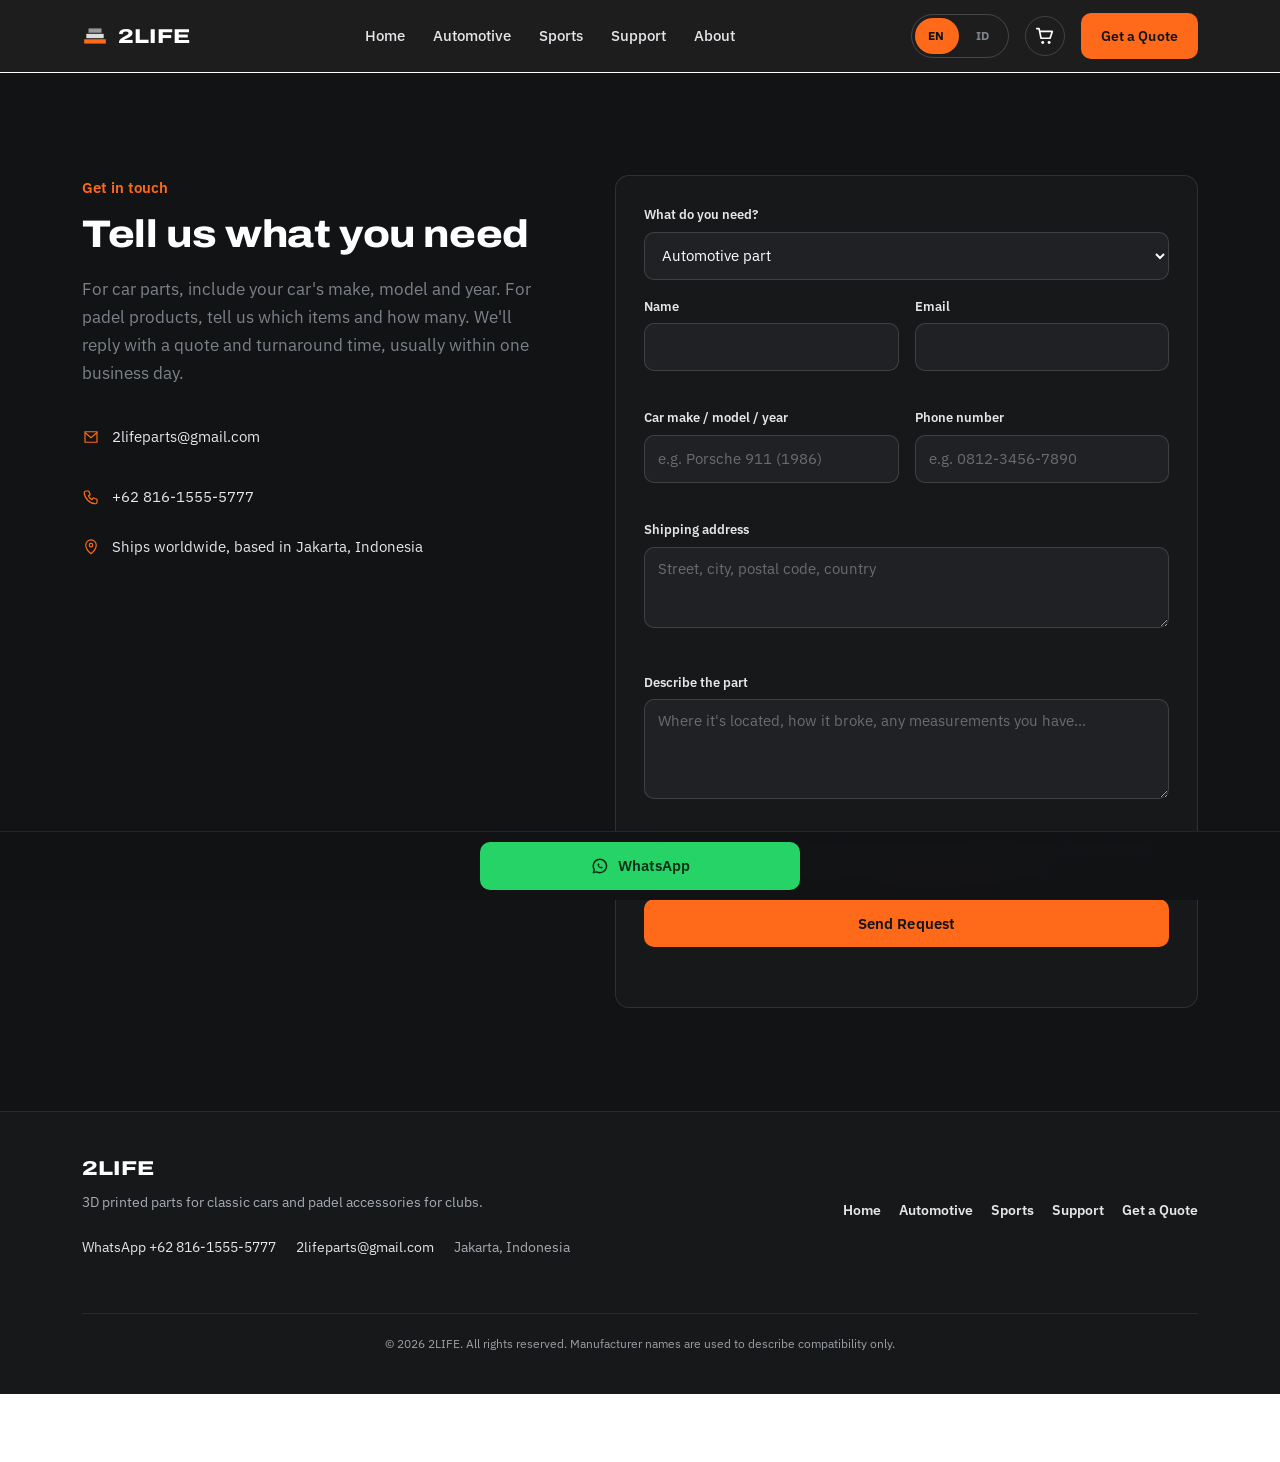
<file: quote.html>
<!DOCTYPE html>
<html lang="en" data-page="quote">
<head>
<meta charset="UTF-8">
<meta name="viewport" content="width=device-width, initial-scale=1.0">
<title>Get a Quote | 2LIFE</title>
<meta name="description" content="Tell 2LIFE about the car part or padel products you need and get a quote, usually within one business day.">
<link rel="icon" href="data:image/svg+xml,%3Csvg xmlns='http://www.w3.org/2000/svg' viewBox='0 0 32 32'%3E%3Crect width='32' height='32' rx='6' fill='%230a0a0a'/%3E%3Cpath d='M8 22 L16 10 L24 22 Z' fill='none' stroke='%23ff6a1a' stroke-width='2'/%3E%3C/svg%3E">
<link rel="preconnect" href="https://fonts.googleapis.com">
<link rel="preconnect" href="https://fonts.gstatic.com" crossorigin>
<link href="https://fonts.googleapis.com/css2?family=Archivo:wdth,wght@100..125,500..800&family=IBM+Plex+Sans:wght@400;500;600&display=swap" rel="stylesheet">
<link rel="canonical" href="https://rakiraddyan-afk.github.io/3d-printing/quote.html">
<meta name="theme-color" content="#121315">
<meta property="og:type" content="website">
<meta property="og:site_name" content="2LIFE">
<meta property="og:title" content="Get a Quote | 2LIFE">
<meta property="og:description" content="Tell 2LIFE about the car part or padel products you need and get a quote, usually within one business day.">
<meta property="og:image" content="https://rakiraddyan-afk.github.io/3d-printing/img/share.png">
<meta property="og:url" content="https://rakiraddyan-afk.github.io/3d-printing/quote.html">
<meta name="twitter:card" content="summary_large_image">
<link rel="stylesheet" href="css/styles.css?v=14">
</head>
<body>

<a class="skip-link" href="#main" data-i18n="a11y.skipLink">Skip to content</a>

<!-- ===== LANGUAGE GATE ===== -->
<div class="lang-gate" id="langGate" role="dialog" aria-modal="true" aria-label="Choose your language / Pilih bahasa Anda">
  <div class="lang-gate-inner">
    <span class="lang-gate-mark" aria-hidden="true">
      <svg viewBox="0 0 24 24" width="30" height="30">
        <rect x="2" y="15" width="20" height="4" fill="#ff6a1a"/>
        <rect x="4" y="10" width="16" height="4" fill="#ffffff" opacity="0.85"/>
        <rect x="6" y="5" width="12" height="4" fill="#ffffff" opacity="0.55"/>
      </svg>
    </span>
    <p class="lang-gate-title">Choose your language<br><span class="text-orange">Pilih bahasa Anda</span></p>
    <div class="lang-gate-options">
      <button type="button" class="lang-gate-btn" data-lang="en">
        <span class="lang-gate-code">EN</span>
        <span class="lang-gate-name">English</span>
      </button>
      <button type="button" class="lang-gate-btn" data-lang="id">
        <span class="lang-gate-code">ID</span>
        <span class="lang-gate-name">Bahasa Indonesia</span>
      </button>
    </div>
  </div>
</div>

<!-- ===== HEADER ===== -->
<header class="site-header" id="top">
  <div class="container header-inner">
    <a href="index.html" class="logo" data-i18n-aria="a11y.logoHome">
      <span class="logo-mark" aria-hidden="true">
        <svg viewBox="0 0 24 24" width="26" height="26">
          <rect x="2" y="15" width="20" height="4" fill="#ff6a1a"/>
          <rect x="4" y="10" width="16" height="4" fill="#ffffff" opacity="0.85"/>
          <rect x="6" y="5" width="12" height="4" fill="#ffffff" opacity="0.55"/>
        </svg>
      </span>
      <span class="logo-text">2LIFE</span>
    </a>

    <nav class="nav" id="nav">
      <ul class="nav-list">
        <li><a href="index.html" class="nav-link" data-page="home" data-i18n="nav.home">Home</a></li>
        <li><a href="automotive.html" class="nav-link" data-page="automotive" data-i18n="nav.automotive">Automotive</a></li>
        <li><a href="sports.html" class="nav-link" data-page="sports" data-i18n="nav.sports">Sports</a></li>
        <li><a href="support.html" class="nav-link" data-page="support" data-i18n="nav.support">Support</a></li>
        <li><a href="index.html#about" class="nav-link" data-page="about" data-i18n="nav.about">About</a></li>
      </ul>
    </nav>

    <div class="header-actions">
      <div class="lang-switch" role="group" aria-label="Language">
        <button type="button" class="lang-switch-btn" data-lang="en" aria-pressed="true">EN</button>
        <button type="button" class="lang-switch-btn" data-lang="id" aria-pressed="false">ID</button>
      </div>
      <a href="cart.html" class="cart-link" data-i18n-aria="shop.cart" aria-label="Cart">
        <svg viewBox="0 0 24 24" width="22" height="22" aria-hidden="true"><path d="M3 4h2.5l2.2 10.5h9.8L20 7H7" fill="none" stroke="currentColor" stroke-width="1.8" stroke-linecap="round" stroke-linejoin="round"/><circle cx="9.5" cy="19" r="1.6" fill="currentColor"/><circle cx="16.5" cy="19" r="1.6" fill="currentColor"/></svg>
        <span class="cart-count" data-cart-count hidden>0</span>
      </a>
      <a href="quote.html" class="btn btn-primary btn-sm" data-page="quote" data-i18n="header.cta">Get a Quote</a>
    </div>
  </div>
</header>

<main id="main">

  <!-- ===== CONTACT / QUOTE ===== -->
  <section class="section contact" id="contact">
    <div class="container contact-inner">
      <div class="reveal">
        <p class="eyebrow" data-i18n="contact.eyebrow">Get in touch</p>
        <h1 class="section-title" data-i18n="contact.title">Tell us about your part</h1>
        <p class="section-sub" data-i18n="contact.sub">Include your car's make, model and year, and your shipping address. We'll reply with a quote and turnaround time, usually within one business day.</p>

        <ul class="contact-info">
          <li>
            <svg viewBox="0 0 24 24" width="18" height="18"><path d="M4 5h16v14H4z" fill="none" stroke="#ff6a1a" stroke-width="1.6"/><path d="M4 6l8 7 8-7" fill="none" stroke="#ff6a1a" stroke-width="1.6"/></svg>
            <a href="mailto:2lifeparts@gmail.com">2lifeparts@gmail.com</a>
          </li>
          <li>
            <svg viewBox="0 0 24 24" width="18" height="18"><path d="M5 4h4l2 5-2.5 1.5a11 11 0 0 0 5 5L15 13l5 2v4a2 2 0 0 1-2 2C10.5 21 3 13.5 3 6a2 2 0 0 1 2-2Z" fill="none" stroke="#ff6a1a" stroke-width="1.6" stroke-linejoin="round"/></svg>
            <a href="tel:+6281615555777">+62 816-1555-5777</a>
          </li>
          <li>
            <svg viewBox="0 0 24 24" width="18" height="18"><path d="M12 21s7-6.1 7-11.5A7 7 0 0 0 5 9.5C5 14.9 12 21 12 21Z" fill="none" stroke="#ff6a1a" stroke-width="1.6" stroke-linejoin="round"/><circle cx="12" cy="9.5" r="2.3" fill="none" stroke="#ff6a1a" stroke-width="1.6"/></svg>
            <span data-i18n="contact.shipping">Ships worldwide, based in Jakarta, Indonesia</span>
          </li>
        </ul>
      </div>

      <form class="quote-form reveal" id="quoteForm" novalidate>
        <input type="hidden" name="access_key" value="08001b74-d6d9-4e71-8bfe-abc5bf38d771">
        <input type="hidden" name="subject" value="New Part Request from 2LIFE website">
        <input type="checkbox" name="botcheck" class="hp-field" tabindex="-1" autocomplete="off">
        <div class="field">
          <label for="category" data-i18n="form.category">What do you need?</label>
          <select id="category" name="category">
            <option value="automotive" data-i18n="form.categoryAuto">Automotive part</option>
            <option value="sports" data-i18n="form.categorySports">Sports / padel products</option>
          </select>
        </div>
        <div class="form-row">
          <div class="field">
            <label for="name" data-i18n="form.name">Name</label>
            <input type="text" id="name" name="name" required autocomplete="name">
            <span class="field-error" id="err-name"></span>
          </div>
          <div class="field">
            <label for="email" data-i18n="form.email">Email</label>
            <input type="email" id="email" name="email" required autocomplete="email">
            <span class="field-error" id="err-email"></span>
          </div>
        </div>

        <div class="form-row">
          <div class="field">
            <label for="carModel" data-i18n="form.carModel">Car make / model / year</label>
            <input type="text" id="carModel" name="carModel" data-i18n-placeholder="form.carModelPlaceholder" placeholder="e.g. Porsche 911 (1986)" required>
            <span class="field-error" id="err-carModel"></span>
          </div>
          <div class="field">
            <label for="phone" data-i18n="form.phone">Phone number</label>
            <input type="tel" id="phone" name="phone" data-i18n-placeholder="form.phonePlaceholder" placeholder="e.g. 0812-3456-7890" autocomplete="tel" required>
            <span class="field-error" id="err-phone"></span>
          </div>
        </div>

        <div class="field">
          <label for="address" data-i18n="form.address">Shipping address</label>
          <textarea id="address" name="address" rows="3" data-i18n-placeholder="form.addressPlaceholder" placeholder="Street, city, postal code, country" required></textarea>
          <span class="field-error" id="err-address"></span>
        </div>

        <div class="field">
          <label for="details" data-i18n="form.details">Describe the part</label>
          <textarea id="details" name="details" rows="4" data-i18n-placeholder="form.detailsPlaceholder" placeholder="Where it's located, how it broke, any measurements you have..." required></textarea>
          <span class="field-error" id="err-details"></span>
        </div>

        <p class="form-hint" data-i18n-html="form.photoHint">Need to send photos or videos? This form can't accept attachments yet, so email them to <a href="mailto:2lifeparts@gmail.com">2lifeparts@gmail.com</a> or message us at <a href="tel:+6281615555777">+62 816-1555-5777</a> directly.</p>

        <button type="submit" class="btn btn-primary btn-block" data-i18n="form.submit">Send Request</button>
        <p class="form-note" id="formNote" role="status" aria-live="polite"></p>
      </form>
    </div>
  </section>

</main>

<a class="wa-float" href="https://wa.me/6281615555777" target="_blank" rel="noopener" data-i18n-aria="a11y.whatsapp" aria-label="Chat with us on WhatsApp">
  <svg viewBox="0 0 24 24" width="26" height="26" aria-hidden="true"><path d="M4 20l1.2-3.6A8 8 0 1 1 8 19z" fill="none" stroke="#fff" stroke-width="1.7" stroke-linejoin="round"/><path d="M9 9.5c0 3 2.5 5.5 5.5 5.5l1-1.5-2-1-1 .8a4 4 0 0 1-1.8-1.8l.8-1-1-2z" fill="#fff"/></svg>
</a>

<nav class="action-bar" aria-label="Quick contact">
  <a class="action-bar-wa" href="https://wa.me/6281615555777" target="_blank" rel="noopener">
    <svg viewBox="0 0 24 24" width="20" height="20" aria-hidden="true"><path d="M4 20l1.2-3.6A8 8 0 1 1 8 19z" fill="none" stroke="currentColor" stroke-width="1.7" stroke-linejoin="round"/><path d="M9 9.5c0 3 2.5 5.5 5.5 5.5l1-1.5-2-1-1 .8a4 4 0 0 1-1.8-1.8l.8-1-1-2z" fill="currentColor"/></svg>
    <span>WhatsApp</span>
  </a>
  <a class="action-bar-quote" href="quote.html" data-i18n="header.cta">Get a Quote</a>
</nav>

<!-- ===== REQUEST SENT CONFIRMATION ===== -->
<dialog class="confirm" id="quoteSent" aria-labelledby="quoteSentTitle" aria-describedby="quoteSentBody">
  <span class="confirm-check" aria-hidden="true">
    <svg viewBox="0 0 48 48" width="48" height="48"><circle cx="24" cy="24" r="22" fill="none" stroke="currentColor" stroke-width="3"/><path d="M14 24.5l7 7 13-14" fill="none" stroke="currentColor" stroke-width="3.5" stroke-linecap="round" stroke-linejoin="round"/></svg>
  </span>
  <h2 id="quoteSentTitle" data-i18n="sent.title">Request sent</h2>
  <p id="quoteSentBody"></p>
  <p class="confirm-hint" data-i18n="sent.hint">No need to send it again. If it is urgent, message us on WhatsApp.</p>
  <div class="confirm-actions">
    <button type="button" class="btn btn-primary" id="quoteSentClose" data-i18n="sent.done">Done</button>
    <a class="btn btn-ghost" href="https://wa.me/6281615555777" target="_blank" rel="noopener" data-i18n="sent.whatsapp">Chat on WhatsApp</a>
  </div>
</dialog>

<!-- ===== FOOTER ===== -->
<footer class="site-footer">
  <div class="container footer-inner">
    <div class="footer-brand">
      <span class="logo-text">2LIFE</span>
      <p data-i18n="footer.tagline">3D printed parts for classic European cars.</p>
      <ul class="footer-contact">
        <li><a href="https://wa.me/6281615555777" target="_blank" rel="noopener">WhatsApp +62 816-1555-5777</a></li>
        <li><a href="mailto:2lifeparts@gmail.com">2lifeparts@gmail.com</a></li>
        <li data-i18n="footer.location">Jakarta, Indonesia</li>
      </ul>
    </div>

    <nav class="footer-nav" aria-label="Footer">
      <a href="index.html" data-i18n="nav.home">Home</a>
      <a href="automotive.html" data-i18n="nav.automotive">Automotive</a>
      <a href="sports.html" data-i18n="nav.sports">Sports</a>
      <a href="support.html" data-i18n="nav.support">Support</a>
      <a href="quote.html" data-i18n="header.cta">Get a Quote</a>
    </nav>

    <p class="footer-copy">&copy; <span id="year"></span> 2LIFE. <span data-i18n="footer.copy">All rights reserved. Manufacturer names are used to describe compatibility only.</span></p>
  </div>
</footer>

<script src="js/i18n.js?v=14"></script>
<script src="js/script.js?v=15"></script>
<script src="js/shop.js?v=14"></script>
</body>
</html>
</file>
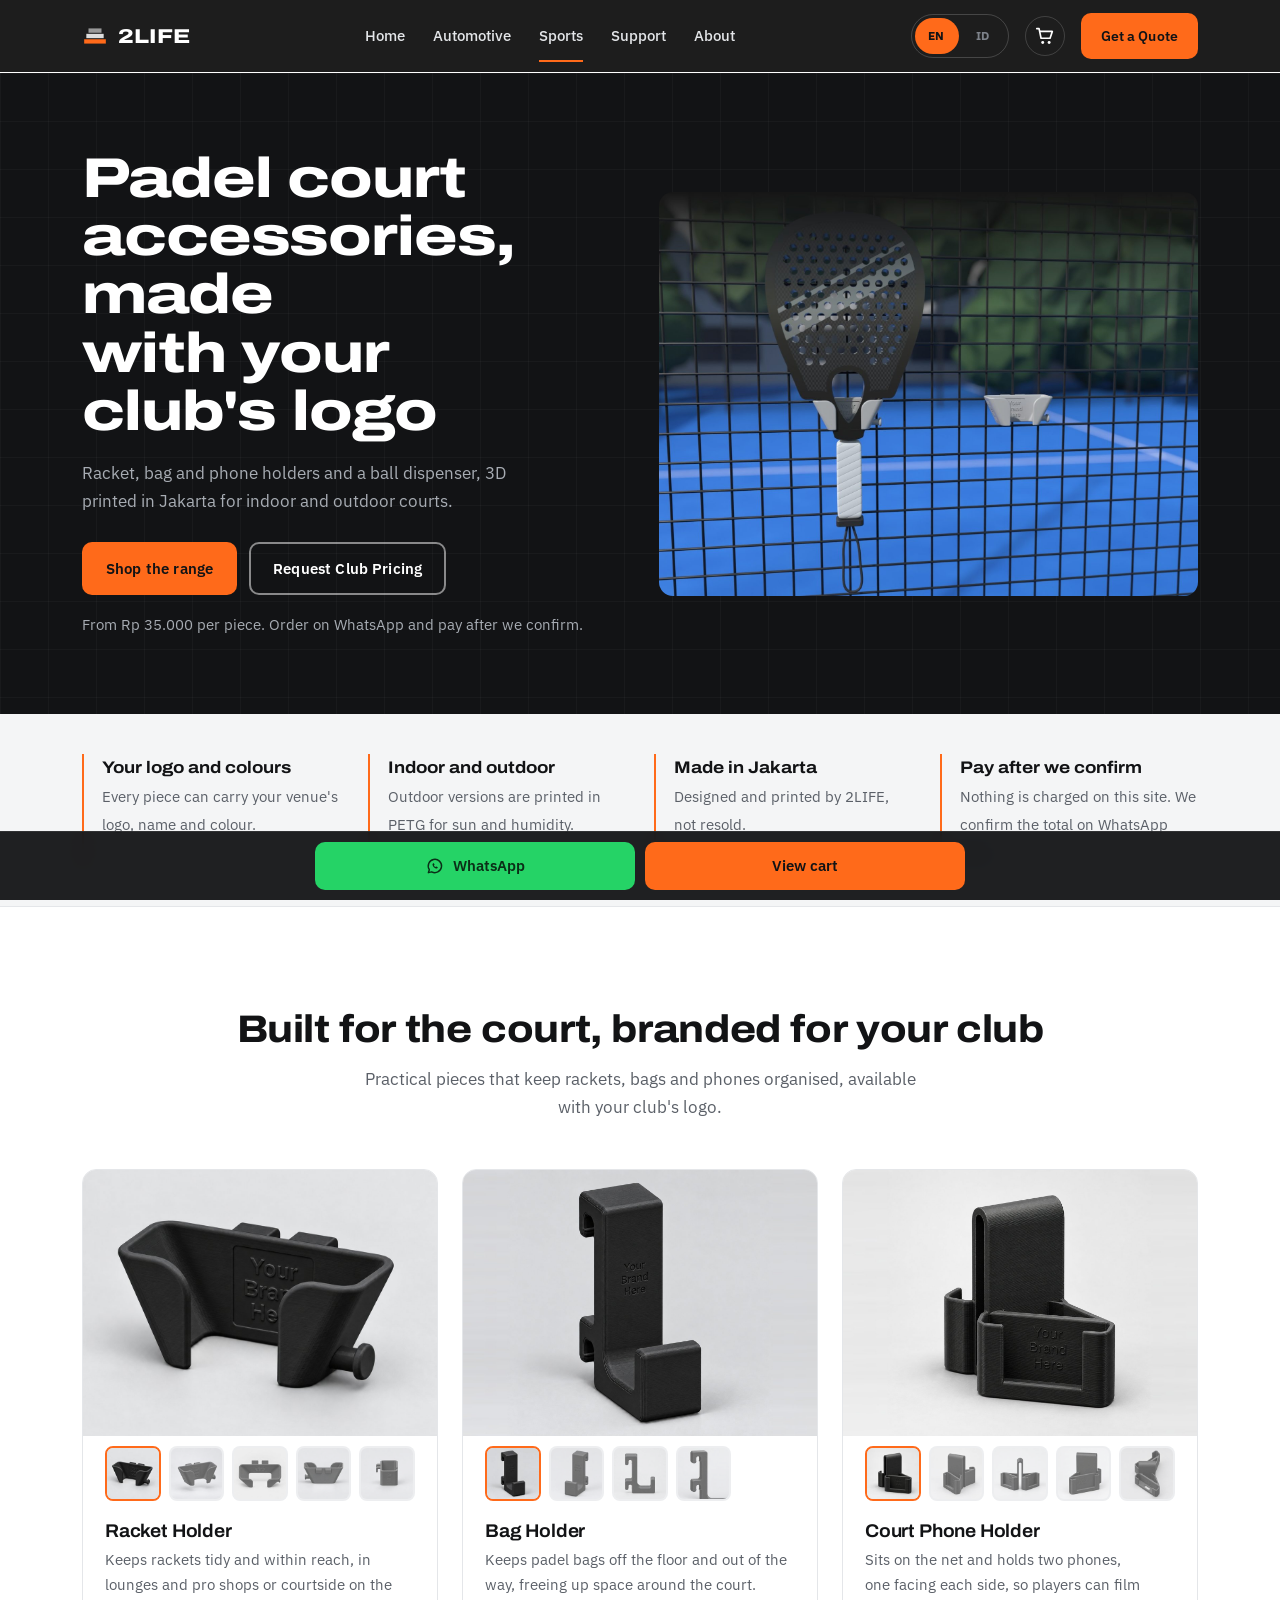
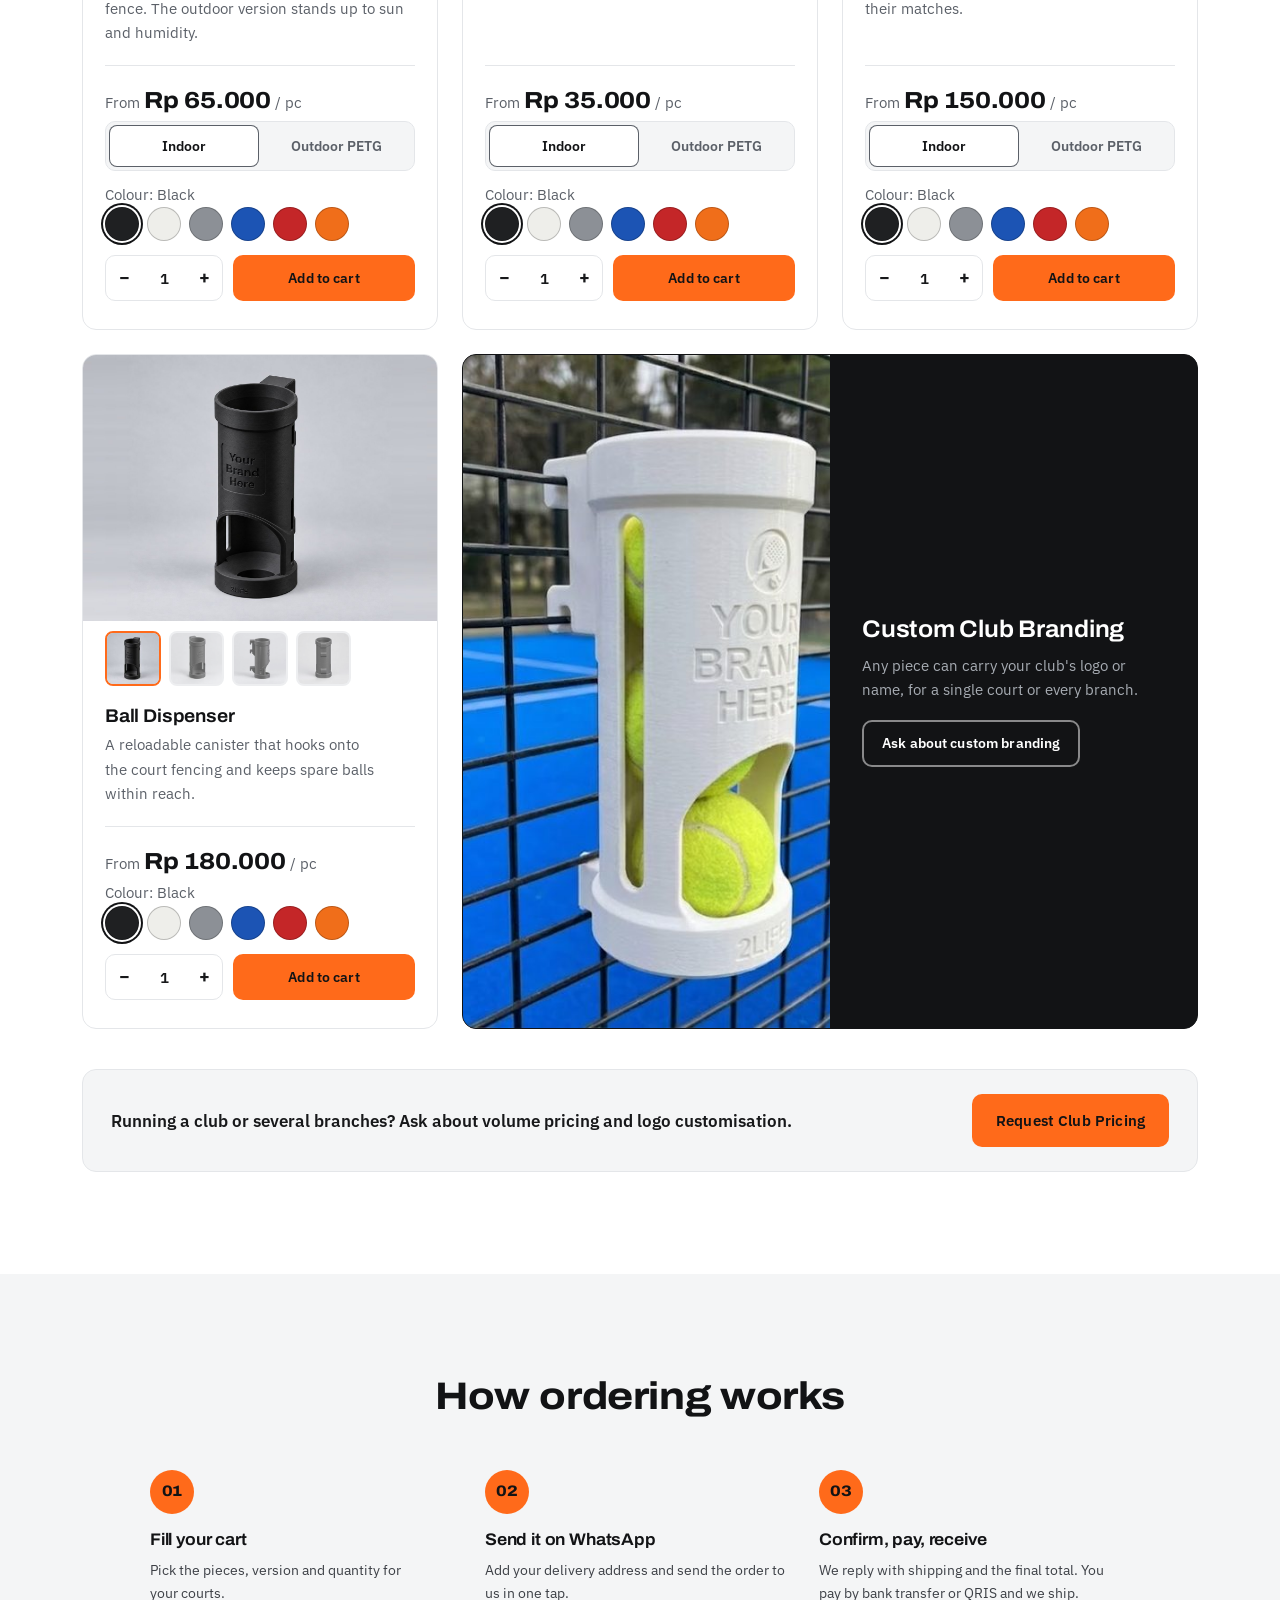
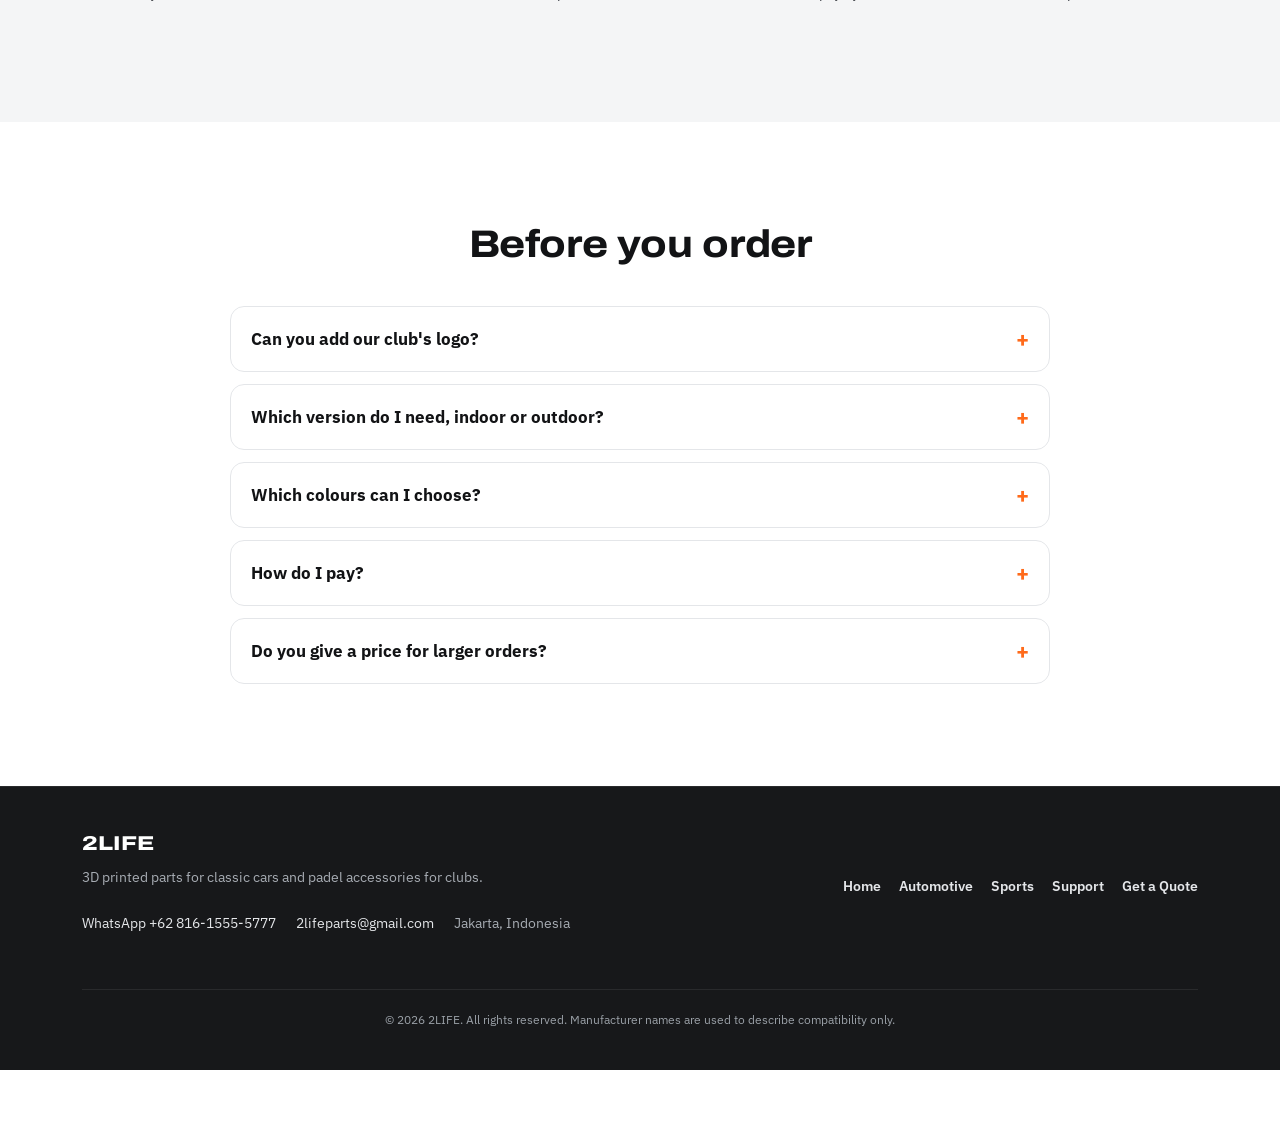
<file: sports.html>
<!DOCTYPE html>
<html lang="en" data-page="sports">
<head>
<meta charset="UTF-8">
<meta name="viewport" content="width=device-width, initial-scale=1.0">
<title>Padel Accessories | 2LIFE</title>
<meta name="description" content="Padel racket, bag and phone holders and a ball dispenser, 3D printed in Jakarta with your club's logo. From Rp 35.000 per piece. Order on WhatsApp.">
<link rel="icon" href="data:image/svg+xml,%3Csvg xmlns='http://www.w3.org/2000/svg' viewBox='0 0 32 32'%3E%3Crect width='32' height='32' rx='6' fill='%230a0a0a'/%3E%3Cpath d='M8 22 L16 10 L24 22 Z' fill='none' stroke='%23ff6a1a' stroke-width='2'/%3E%3C/svg%3E">
<link rel="preconnect" href="https://fonts.googleapis.com">
<link rel="preconnect" href="https://fonts.gstatic.com" crossorigin>
<link href="https://fonts.googleapis.com/css2?family=Archivo:wdth,wght@100..125,500..800&family=IBM+Plex+Sans:wght@400;500;600&display=swap" rel="stylesheet">
<link rel="canonical" href="https://rakiraddyan-afk.github.io/3d-printing/sports.html">
<meta name="theme-color" content="#121315">
<meta property="og:type" content="website">
<meta property="og:site_name" content="2LIFE">
<meta property="og:title" content="Padel Accessories | 2LIFE">
<meta property="og:description" content="Padel racket, bag and phone holders and a ball dispenser, 3D printed in Jakarta with your club's logo. From Rp 35.000 per piece. Order on WhatsApp.">
<meta property="og:image" content="https://rakiraddyan-afk.github.io/3d-printing/img/sports/share-padel.jpg">
<meta property="og:url" content="https://rakiraddyan-afk.github.io/3d-printing/sports.html">
<meta name="twitter:card" content="summary_large_image">
<link rel="preload" as="image" href="img/sports/hero-court.jpg" fetchpriority="high">
<link rel="stylesheet" href="css/styles.css?v=14">
<script type="application/ld+json">{"@context":"https://schema.org","@type":"ItemList","name":"2LIFE padel accessories","itemListElement":[{"@type":"ListItem","position":1,"item":{"@type":"Product","name":"Padel Racket Holder","description":"3D-printed padel racket holder for lounges, pro shops or the court fence, with your club's logo. Indoor and outdoor PETG versions.","image":"https://rakiraddyan-afk.github.io/3d-printing/img/sports/indoor-racket-holder-1.jpg","brand":{"@type":"Brand","name":"2LIFE"},"url":"https://rakiraddyan-afk.github.io/3d-printing/sports.html#racket-holder","offers":{"@type":"AggregateOffer","priceCurrency":"IDR","lowPrice":65000,"highPrice":80000,"offerCount":2,"availability":"https://schema.org/InStock","url":"https://rakiraddyan-afk.github.io/3d-printing/sports.html#racket-holder"}}},{"@type":"ListItem","position":2,"item":{"@type":"Product","name":"Padel Bag Holder","description":"3D-printed hook that keeps padel bags off the floor around the court, with your club's logo. Indoor and outdoor PETG versions.","image":"https://rakiraddyan-afk.github.io/3d-printing/img/sports/bag-holder-1.jpg","brand":{"@type":"Brand","name":"2LIFE"},"url":"https://rakiraddyan-afk.github.io/3d-printing/sports.html#bag-holder","offers":{"@type":"AggregateOffer","priceCurrency":"IDR","lowPrice":35000,"highPrice":50000,"offerCount":2,"availability":"https://schema.org/InStock","url":"https://rakiraddyan-afk.github.io/3d-printing/sports.html#bag-holder"}}},{"@type":"ListItem","position":3,"item":{"@type":"Product","name":"Court Phone Holder","description":"3D-printed holder that sits on the padel net and holds two phones, one facing each side, for filming matches. Indoor and outdoor PETG versions.","image":"https://rakiraddyan-afk.github.io/3d-printing/img/sports/phone-holder-1.jpg","brand":{"@type":"Brand","name":"2LIFE"},"url":"https://rakiraddyan-afk.github.io/3d-printing/sports.html#phone-holder","offers":{"@type":"AggregateOffer","priceCurrency":"IDR","lowPrice":150000,"highPrice":175000,"offerCount":2,"availability":"https://schema.org/InStock","url":"https://rakiraddyan-afk.github.io/3d-printing/sports.html#phone-holder"}}},{"@type":"ListItem","position":4,"item":{"@type":"Product","name":"Padel Ball Dispenser","description":"Reloadable 3D-printed canister that hooks onto the court fencing and keeps spare padel balls within reach, with your club's logo.","image":"https://rakiraddyan-afk.github.io/3d-printing/img/sports/ball-dispenser-1.jpg","brand":{"@type":"Brand","name":"2LIFE"},"url":"https://rakiraddyan-afk.github.io/3d-printing/sports.html#ball-dispenser","offers":{"@type":"Offer","priceCurrency":"IDR","price":180000,"availability":"https://schema.org/InStock","url":"https://rakiraddyan-afk.github.io/3d-printing/sports.html#ball-dispenser"}}}]}</script>
</head>
<body>

<a class="skip-link" href="#main" data-i18n="a11y.skipLink">Skip to content</a>

<!-- ===== LANGUAGE GATE ===== -->
<div class="lang-gate" id="langGate" role="dialog" aria-modal="true" aria-label="Choose your language / Pilih bahasa Anda">
  <div class="lang-gate-inner">
    <span class="lang-gate-mark" aria-hidden="true">
      <svg viewBox="0 0 24 24" width="30" height="30">
        <rect x="2" y="15" width="20" height="4" fill="#ff6a1a"/>
        <rect x="4" y="10" width="16" height="4" fill="#ffffff" opacity="0.85"/>
        <rect x="6" y="5" width="12" height="4" fill="#ffffff" opacity="0.55"/>
      </svg>
    </span>
    <p class="lang-gate-title">Choose your language<br><span class="text-orange">Pilih bahasa Anda</span></p>
    <div class="lang-gate-options">
      <button type="button" class="lang-gate-btn" data-lang="en">
        <span class="lang-gate-code">EN</span>
        <span class="lang-gate-name">English</span>
      </button>
      <button type="button" class="lang-gate-btn" data-lang="id">
        <span class="lang-gate-code">ID</span>
        <span class="lang-gate-name">Bahasa Indonesia</span>
      </button>
    </div>
  </div>
</div>

<!-- ===== HEADER ===== -->
<header class="site-header" id="top">
  <div class="container header-inner">
    <a href="index.html" class="logo" data-i18n-aria="a11y.logoHome">
      <span class="logo-mark" aria-hidden="true">
        <svg viewBox="0 0 24 24" width="26" height="26">
          <rect x="2" y="15" width="20" height="4" fill="#ff6a1a"/>
          <rect x="4" y="10" width="16" height="4" fill="#ffffff" opacity="0.85"/>
          <rect x="6" y="5" width="12" height="4" fill="#ffffff" opacity="0.55"/>
        </svg>
      </span>
      <span class="logo-text">2LIFE</span>
    </a>

    <nav class="nav" id="nav">
      <ul class="nav-list">
        <li><a href="index.html" class="nav-link" data-page="home" data-i18n="nav.home">Home</a></li>
        <li><a href="automotive.html" class="nav-link" data-page="automotive" data-i18n="nav.automotive">Automotive</a></li>
        <li><a href="sports.html" class="nav-link" data-page="sports" data-i18n="nav.sports">Sports</a></li>
        <li><a href="support.html" class="nav-link" data-page="support" data-i18n="nav.support">Support</a></li>
        <li><a href="index.html#about" class="nav-link" data-page="about" data-i18n="nav.about">About</a></li>
      </ul>
    </nav>

    <div class="header-actions">
      <div class="lang-switch" role="group" aria-label="Language">
        <button type="button" class="lang-switch-btn" data-lang="en" aria-pressed="true">EN</button>
        <button type="button" class="lang-switch-btn" data-lang="id" aria-pressed="false">ID</button>
      </div>
      <a href="cart.html" class="cart-link" data-i18n-aria="shop.cart" aria-label="Cart">
        <svg viewBox="0 0 24 24" width="22" height="22" aria-hidden="true"><path d="M3 4h2.5l2.2 10.5h9.8L20 7H7" fill="none" stroke="currentColor" stroke-width="1.8" stroke-linecap="round" stroke-linejoin="round"/><circle cx="9.5" cy="19" r="1.6" fill="currentColor"/><circle cx="16.5" cy="19" r="1.6" fill="currentColor"/></svg>
        <span class="cart-count" data-cart-count hidden>0</span>
      </a>
      <a href="quote.html" class="btn btn-primary btn-sm" data-page="quote" data-i18n="header.cta">Get a Quote</a>
    </div>
  </div>
</header>

<main id="main">

  <!-- ===== SHOP HERO ===== -->
  <section class="shop-hero" id="sports">
    <div class="container shop-hero-inner">
      <div class="shop-hero-copy">
        <h1 data-i18n="shop.hero.title">Padel court accessories, made with your club's logo</h1>
        <p class="shop-hero-sub" data-i18n="shop.hero.sub">Racket, bag and phone holders and a ball dispenser, 3D printed in Jakarta for indoor and outdoor courts.</p>
        <div class="shop-hero-actions">
          <a href="#sports-products" class="btn btn-primary" data-i18n="shop.hero.cta">Shop the range</a>
          <a href="quote.html?type=sports" class="btn btn-ghost" data-i18n="sports.ctaBtn">Request Club Pricing</a>
        </div>
        <p class="shop-hero-note" data-i18n="shop.hero.note">From Rp 35.000 per piece. Order on WhatsApp and pay after we confirm.</p>
      </div>
      <img class="shop-hero-img" src="img/sports/hero-court.jpg" alt="" data-i18n-alt="shop.hero.alt" width="1600" height="1197" fetchpriority="high" decoding="async">
    </div>
  </section>

  <section class="facts" data-i18n-aria="shop.facts.label">
    <div class="container facts-grid">
      <div class="fact reveal"><strong data-i18n="shop.f1.title"></strong><span data-i18n="shop.f1.text"></span></div>
      <div class="fact reveal"><strong data-i18n="shop.f2.title"></strong><span data-i18n="shop.f2.text"></span></div>
      <div class="fact reveal"><strong data-i18n="shop.f3.title"></strong><span data-i18n="shop.f3.text"></span></div>
      <div class="fact reveal"><strong data-i18n="shop.f4.title"></strong><span data-i18n="shop.f4.text"></span></div>
    </div>
  </section>

  <section class="section" id="sports-products">
    <div class="container">
      <h2 class="section-title center" data-i18n="sports.title">Built for the court, branded for your club</h2>
      <p class="section-sub center" data-i18n="sports.sub">Practical pieces that keep rackets, bags and phones organised, available with your club's logo.</p>

      <div class="grid grid-3">
        <article class="card card-photo reveal" id="racket-holder">
          <div class="gallery" data-gallery>
            <img class="card-media gallery-main" src="img/sports/indoor-racket-holder-1.jpg" alt="" data-i18n-alt="sports.p1.title" width="1000" height="1000" decoding="async">
            <div class="gallery-thumbs" role="group" data-i18n-aria="sports.gallery.label">
            <button type="button" class="gallery-thumb is-active" data-src="img/sports/indoor-racket-holder-1.jpg" aria-pressed="true" data-i18n-aria="sports.gallery.1"><img src="img/sports/thumbs/indoor-racket-holder-1.jpg" alt="" width="160" height="160" loading="lazy" decoding="async"></button>
            <button type="button" class="gallery-thumb" data-src="img/sports/indoor-racket-holder-2.jpg" aria-pressed="false" data-i18n-aria="sports.gallery.2"><img src="img/sports/thumbs/indoor-racket-holder-2.jpg" alt="" width="160" height="160" loading="lazy" decoding="async"></button>
            <button type="button" class="gallery-thumb" data-src="img/sports/indoor-racket-holder-3.jpg" aria-pressed="false" data-i18n-aria="sports.gallery.3"><img src="img/sports/thumbs/indoor-racket-holder-3.jpg" alt="" width="160" height="160" loading="lazy" decoding="async"></button>
            <button type="button" class="gallery-thumb" data-src="img/sports/indoor-racket-holder-4.jpg" aria-pressed="false" data-i18n-aria="sports.gallery.4"><img src="img/sports/thumbs/indoor-racket-holder-4.jpg" alt="" width="160" height="160" loading="lazy" decoding="async"></button>
            <button type="button" class="gallery-thumb" data-src="img/sports/indoor-racket-holder-5.jpg" aria-pressed="false" data-i18n-aria="sports.gallery.5"><img src="img/sports/thumbs/indoor-racket-holder-5.jpg" alt="" width="160" height="160" loading="lazy" decoding="async"></button>
            </div>
          </div>
          <h3 data-i18n="sports.p1.title"></h3>
          <p data-i18n="sports.p1.body"></p>
          <div class="buy" data-buy="racket-indoor,racket-outdoor"></div>
        </article>
        <article class="card card-photo reveal" id="bag-holder">
          <div class="gallery" data-gallery>
            <img class="card-media gallery-main" src="img/sports/bag-holder-1.jpg" alt="" data-i18n-alt="sports.p3.title" width="1334" height="1000" decoding="async">
            <div class="gallery-thumbs" role="group" data-i18n-aria="sports.gallery.label">
            <button type="button" class="gallery-thumb is-active" data-src="img/sports/bag-holder-1.jpg" aria-pressed="true" data-i18n-aria="sports.gallery.1"><img src="img/sports/thumbs/bag-holder-1.jpg" alt="" width="160" height="160" loading="lazy" decoding="async"></button>
            <button type="button" class="gallery-thumb" data-src="img/sports/bag-holder-2.jpg" aria-pressed="false" data-i18n-aria="sports.gallery.2"><img src="img/sports/thumbs/bag-holder-2.jpg" alt="" width="160" height="160" loading="lazy" decoding="async"></button>
            <button type="button" class="gallery-thumb" data-src="img/sports/bag-holder-3.jpg" aria-pressed="false" data-i18n-aria="sports.gallery.3"><img src="img/sports/thumbs/bag-holder-3.jpg" alt="" width="160" height="160" loading="lazy" decoding="async"></button>
            <button type="button" class="gallery-thumb" data-src="img/sports/bag-holder-4.jpg" aria-pressed="false" data-i18n-aria="sports.gallery.4"><img src="img/sports/thumbs/bag-holder-4.jpg" alt="" width="160" height="160" loading="lazy" decoding="async"></button>
            </div>
          </div>
          <h3 data-i18n="sports.p3.title"></h3>
          <p data-i18n="sports.p3.body"></p>
          <div class="buy" data-buy="bag-indoor,bag-outdoor"></div>
        </article>
        <article class="card card-photo reveal" id="phone-holder">
          <div class="gallery" data-gallery>
            <img class="card-media gallery-main" src="img/sports/phone-holder-1.jpg" alt="" data-i18n-alt="sports.p4.title" width="1334" height="1000" decoding="async">
            <div class="gallery-thumbs" role="group" data-i18n-aria="sports.gallery.label">
            <button type="button" class="gallery-thumb is-active" data-src="img/sports/phone-holder-1.jpg" aria-pressed="true" data-i18n-aria="sports.gallery.1"><img src="img/sports/thumbs/phone-holder-1.jpg" alt="" width="160" height="160" loading="lazy" decoding="async"></button>
            <button type="button" class="gallery-thumb" data-src="img/sports/phone-holder-2.jpg" aria-pressed="false" data-i18n-aria="sports.gallery.2"><img src="img/sports/thumbs/phone-holder-2.jpg" alt="" width="160" height="160" loading="lazy" decoding="async"></button>
            <button type="button" class="gallery-thumb" data-src="img/sports/phone-holder-3.jpg" aria-pressed="false" data-i18n-aria="sports.gallery.3"><img src="img/sports/thumbs/phone-holder-3.jpg" alt="" width="160" height="160" loading="lazy" decoding="async"></button>
            <button type="button" class="gallery-thumb" data-src="img/sports/phone-holder-4.jpg" aria-pressed="false" data-i18n-aria="sports.gallery.4"><img src="img/sports/thumbs/phone-holder-4.jpg" alt="" width="160" height="160" loading="lazy" decoding="async"></button>
            <button type="button" class="gallery-thumb" data-src="img/sports/phone-holder-5.jpg" aria-pressed="false" data-i18n-aria="sports.gallery.5"><img src="img/sports/thumbs/phone-holder-5.jpg" alt="" width="160" height="160" loading="lazy" decoding="async"></button>
            </div>
          </div>
          <h3 data-i18n="sports.p4.title"></h3>
          <p data-i18n="sports.p4.body"></p>
          <div class="buy" data-buy="phone-indoor,phone-outdoor"></div>
        </article>
        <article class="card card-photo reveal" id="ball-dispenser">
          <div class="gallery" data-gallery>
            <img class="card-media gallery-main" src="img/sports/ball-dispenser-1.jpg" alt="" data-i18n-alt="sports.p5.title" width="1334" height="1000" decoding="async">
            <div class="gallery-thumbs" role="group" data-i18n-aria="sports.gallery.label">
            <button type="button" class="gallery-thumb is-active" data-src="img/sports/ball-dispenser-1.jpg" aria-pressed="true" data-i18n-aria="sports.gallery.1"><img src="img/sports/thumbs/ball-dispenser-1.jpg" alt="" width="160" height="160" loading="lazy" decoding="async"></button>
            <button type="button" class="gallery-thumb" data-src="img/sports/ball-dispenser-2.jpg" aria-pressed="false" data-i18n-aria="sports.gallery.2"><img src="img/sports/thumbs/ball-dispenser-2.jpg" alt="" width="160" height="160" loading="lazy" decoding="async"></button>
            <button type="button" class="gallery-thumb" data-src="img/sports/ball-dispenser-3.jpg" aria-pressed="false" data-i18n-aria="sports.gallery.3"><img src="img/sports/thumbs/ball-dispenser-3.jpg" alt="" width="160" height="160" loading="lazy" decoding="async"></button>
            <button type="button" class="gallery-thumb" data-src="img/sports/ball-dispenser-4.jpg" aria-pressed="false" data-i18n-aria="sports.gallery.4"><img src="img/sports/thumbs/ball-dispenser-4.jpg" alt="" width="160" height="160" loading="lazy" decoding="async"></button>
            </div>
          </div>
          <h3 data-i18n="sports.p5.title"></h3>
          <p data-i18n="sports.p5.body"></p>
          <div class="buy" data-buy="ball-dispenser"></div>
        </article>
        <article class="card card-photo card-brand reveal">
          <img class="card-media" src="img/sports/custom-branding.jpg" alt="" data-i18n-alt="sports.p6.title" width="1000" height="750" loading="lazy" decoding="async">
          <div class="card-brand-copy">
            <h3 data-i18n="sports.p6.title"></h3>
            <p data-i18n="sports.p6.body"></p>
            <a href="quote.html?type=sports" class="btn btn-ghost btn-sm buy-custom" data-i18n="shop.customCta">Ask about custom branding</a>
          </div>
        </article>
      </div>

      <div class="sports-cta reveal">
        <p data-i18n="sports.ctaText">Running a club or several branches? Ask about volume pricing and logo customisation.</p>
        <a href="quote.html?type=sports" class="btn btn-primary" data-i18n="sports.ctaBtn">Request Club Pricing</a>
      </div>
    </div>
  </section>

  <section class="section section-alt" id="how-to-order">
    <div class="container">
      <h2 class="section-title center" data-i18n="shop.order.title">How ordering works</h2>
      <div class="steps steps-3">
        <div class="step reveal">
          <span class="step-num">01</span>
          <h3 data-i18n="shop.order.s1.title"></h3>
          <p data-i18n="shop.order.s1.body"></p>
        </div>
        <div class="step reveal">
          <span class="step-num">02</span>
          <h3 data-i18n="shop.order.s2.title"></h3>
          <p data-i18n="shop.order.s2.body"></p>
        </div>
        <div class="step reveal">
          <span class="step-num">03</span>
          <h3 data-i18n="shop.order.s3.title"></h3>
          <p data-i18n="shop.order.s3.body"></p>
        </div>
      </div>
    </div>
  </section>

  <section class="section" id="shop-faq">
    <div class="container">
      <h2 class="section-title center" data-i18n="shop.faq.title">Before you order</h2>
      <div class="faq reveal">
        <details class="faq-item"><summary data-i18n="shop.faq.q1"></summary><p data-i18n="shop.faq.a1"></p></details>
        <details class="faq-item"><summary data-i18n="shop.faq.q2"></summary><p data-i18n="shop.faq.a2"></p></details>
        <details class="faq-item"><summary data-i18n="shop.faq.q5"></summary><p data-i18n="shop.faq.a5"></p></details>
        <details class="faq-item"><summary data-i18n="shop.faq.q3"></summary><p data-i18n="shop.faq.a3"></p></details>
        <details class="faq-item"><summary data-i18n="shop.faq.q4"></summary><p data-i18n="shop.faq.a4"></p></details>
      </div>
    </div>
  </section>

</main>

<a class="wa-float" href="https://wa.me/6281615555777" target="_blank" rel="noopener" data-i18n-aria="a11y.whatsapp" aria-label="Chat with us on WhatsApp">
  <svg viewBox="0 0 24 24" width="26" height="26" aria-hidden="true"><path d="M4 20l1.2-3.6A8 8 0 1 1 8 19z" fill="none" stroke="#fff" stroke-width="1.7" stroke-linejoin="round"/><path d="M9 9.5c0 3 2.5 5.5 5.5 5.5l1-1.5-2-1-1 .8a4 4 0 0 1-1.8-1.8l.8-1-1-2z" fill="#fff"/></svg>
</a>

<nav class="action-bar" aria-label="Quick contact">
  <a class="action-bar-wa" href="https://wa.me/6281615555777" target="_blank" rel="noopener">
    <svg viewBox="0 0 24 24" width="20" height="20" aria-hidden="true"><path d="M4 20l1.2-3.6A8 8 0 1 1 8 19z" fill="none" stroke="currentColor" stroke-width="1.7" stroke-linejoin="round"/><path d="M9 9.5c0 3 2.5 5.5 5.5 5.5l1-1.5-2-1-1 .8a4 4 0 0 1-1.8-1.8l.8-1-1-2z" fill="currentColor"/></svg>
    <span>WhatsApp</span>
  </a>
  <a class="action-bar-quote" href="cart.html"><span data-i18n="shop.viewCart">View cart</span> <span class="cart-count" data-cart-count hidden>0</span></a>
</nav>

<!-- ===== FOOTER ===== -->
<footer class="site-footer">
  <div class="container footer-inner">
    <div class="footer-brand">
      <span class="logo-text">2LIFE</span>
      <p data-i18n="footer.tagline">3D printed parts for classic European cars.</p>
      <ul class="footer-contact">
        <li><a href="https://wa.me/6281615555777" target="_blank" rel="noopener">WhatsApp +62 816-1555-5777</a></li>
        <li><a href="mailto:2lifeparts@gmail.com">2lifeparts@gmail.com</a></li>
        <li data-i18n="footer.location">Jakarta, Indonesia</li>
      </ul>
    </div>

    <nav class="footer-nav" aria-label="Footer">
      <a href="index.html" data-i18n="nav.home">Home</a>
      <a href="automotive.html" data-i18n="nav.automotive">Automotive</a>
      <a href="sports.html" data-i18n="nav.sports">Sports</a>
      <a href="support.html" data-i18n="nav.support">Support</a>
      <a href="quote.html" data-i18n="header.cta">Get a Quote</a>
    </nav>

    <p class="footer-copy">&copy; <span id="year"></span> 2LIFE. <span data-i18n="footer.copy">All rights reserved. Manufacturer names are used to describe compatibility only.</span></p>
  </div>
</footer>

<script src="js/i18n.js?v=14"></script>
<script src="js/script.js?v=15"></script>
<script src="js/shop.js?v=14"></script>
</body>
</html>
</file>
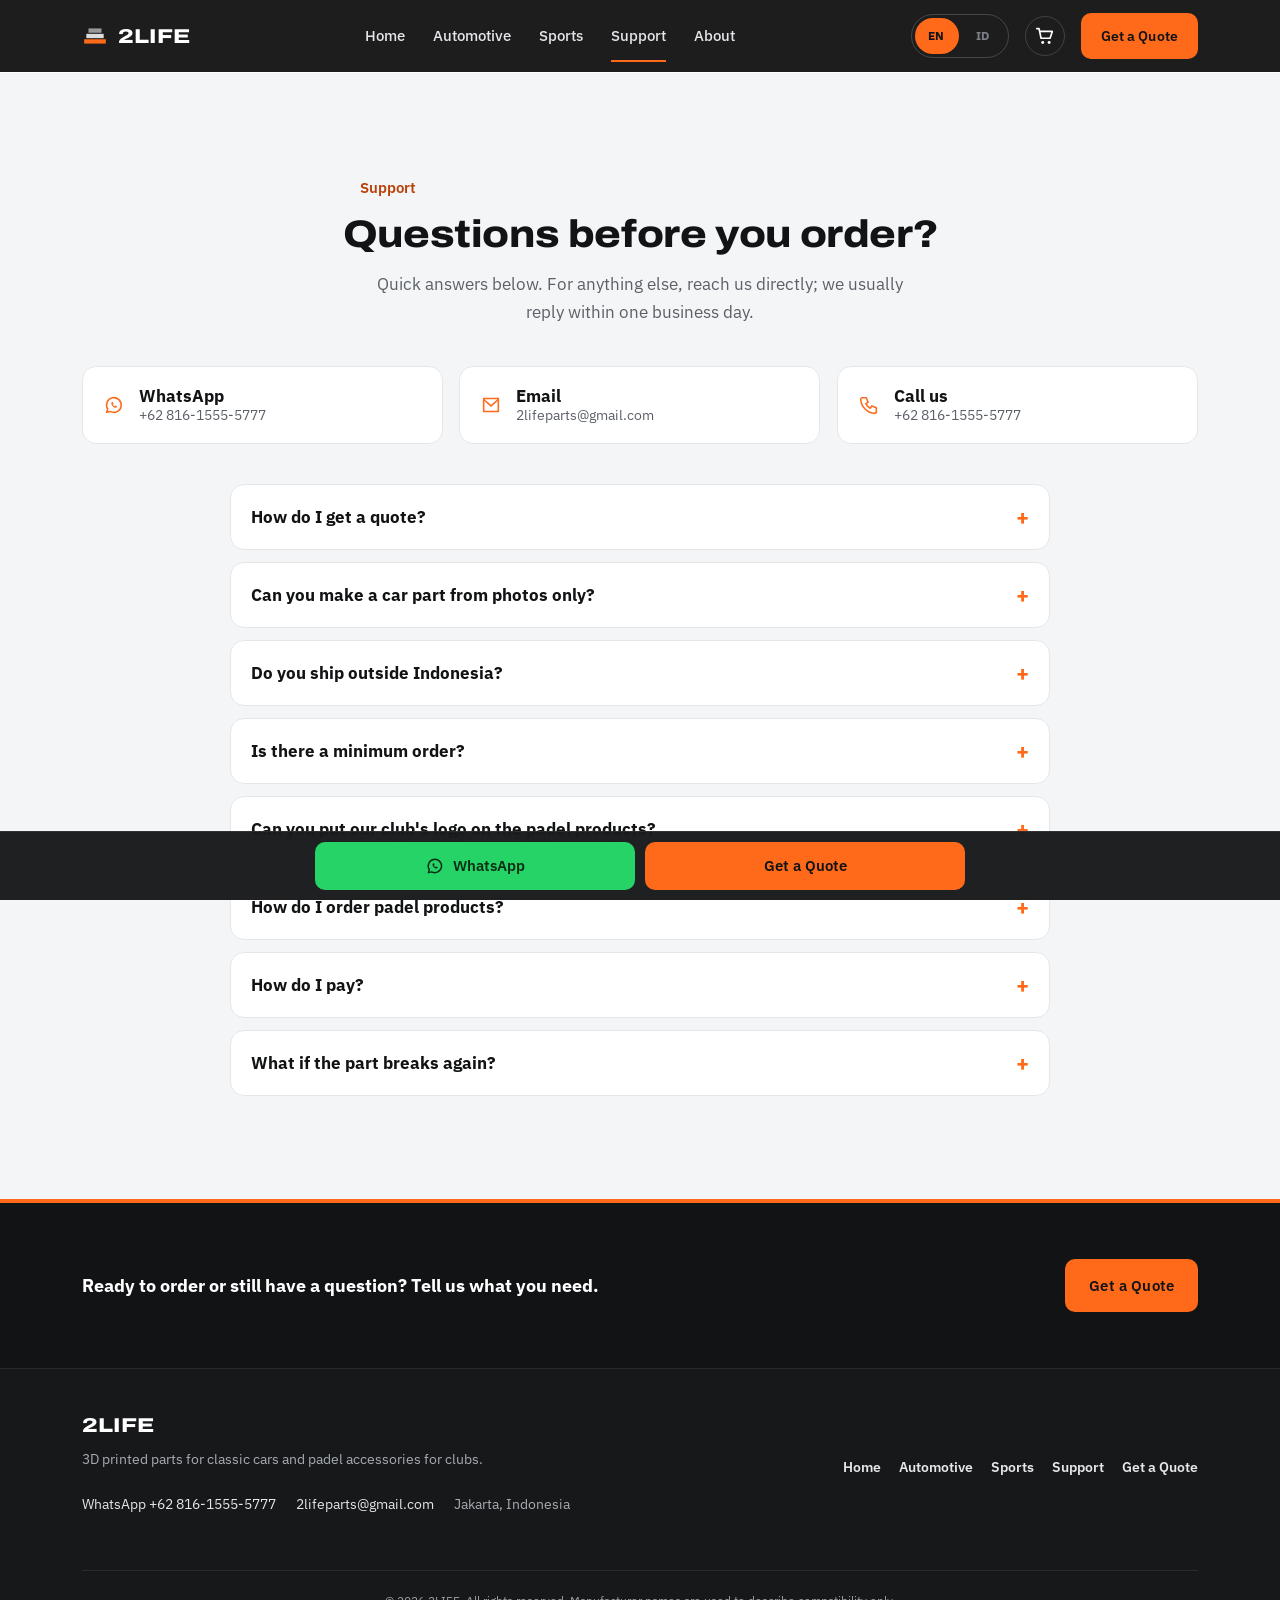
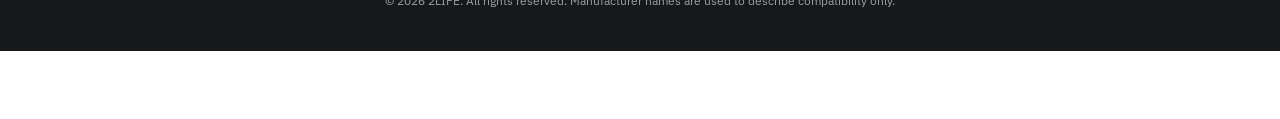
<file: support.html>
<!DOCTYPE html>
<html lang="en" data-page="support">
<head>
<meta charset="UTF-8">
<meta name="viewport" content="width=device-width, initial-scale=1.0">
<title>Support | 2LIFE</title>
<meta name="description" content="Answers about quotes, ordering, payment, shipping and custom logos for 2LIFE car parts and padel accessories.">
<link rel="icon" href="data:image/svg+xml,%3Csvg xmlns='http://www.w3.org/2000/svg' viewBox='0 0 32 32'%3E%3Crect width='32' height='32' rx='6' fill='%230a0a0a'/%3E%3Cpath d='M8 22 L16 10 L24 22 Z' fill='none' stroke='%23ff6a1a' stroke-width='2'/%3E%3C/svg%3E">
<link rel="preconnect" href="https://fonts.googleapis.com">
<link rel="preconnect" href="https://fonts.gstatic.com" crossorigin>
<link href="https://fonts.googleapis.com/css2?family=Archivo:wdth,wght@100..125,500..800&family=IBM+Plex+Sans:wght@400;500;600&display=swap" rel="stylesheet">
<link rel="canonical" href="https://rakiraddyan-afk.github.io/3d-printing/support.html">
<meta name="theme-color" content="#121315">
<meta property="og:type" content="website">
<meta property="og:site_name" content="2LIFE">
<meta property="og:title" content="Support | 2LIFE">
<meta property="og:description" content="Answers about quotes, ordering, payment, shipping and custom logos for 2LIFE car parts and padel accessories.">
<meta property="og:image" content="https://rakiraddyan-afk.github.io/3d-printing/img/share.png">
<meta property="og:url" content="https://rakiraddyan-afk.github.io/3d-printing/support.html">
<meta name="twitter:card" content="summary_large_image">
<link rel="stylesheet" href="css/styles.css?v=14">
</head>
<body>

<a class="skip-link" href="#main" data-i18n="a11y.skipLink">Skip to content</a>

<!-- ===== LANGUAGE GATE ===== -->
<div class="lang-gate" id="langGate" role="dialog" aria-modal="true" aria-label="Choose your language / Pilih bahasa Anda">
  <div class="lang-gate-inner">
    <span class="lang-gate-mark" aria-hidden="true">
      <svg viewBox="0 0 24 24" width="30" height="30">
        <rect x="2" y="15" width="20" height="4" fill="#ff6a1a"/>
        <rect x="4" y="10" width="16" height="4" fill="#ffffff" opacity="0.85"/>
        <rect x="6" y="5" width="12" height="4" fill="#ffffff" opacity="0.55"/>
      </svg>
    </span>
    <p class="lang-gate-title">Choose your language<br><span class="text-orange">Pilih bahasa Anda</span></p>
    <div class="lang-gate-options">
      <button type="button" class="lang-gate-btn" data-lang="en">
        <span class="lang-gate-code">EN</span>
        <span class="lang-gate-name">English</span>
      </button>
      <button type="button" class="lang-gate-btn" data-lang="id">
        <span class="lang-gate-code">ID</span>
        <span class="lang-gate-name">Bahasa Indonesia</span>
      </button>
    </div>
  </div>
</div>

<!-- ===== HEADER ===== -->
<header class="site-header" id="top">
  <div class="container header-inner">
    <a href="index.html" class="logo" data-i18n-aria="a11y.logoHome">
      <span class="logo-mark" aria-hidden="true">
        <svg viewBox="0 0 24 24" width="26" height="26">
          <rect x="2" y="15" width="20" height="4" fill="#ff6a1a"/>
          <rect x="4" y="10" width="16" height="4" fill="#ffffff" opacity="0.85"/>
          <rect x="6" y="5" width="12" height="4" fill="#ffffff" opacity="0.55"/>
        </svg>
      </span>
      <span class="logo-text">2LIFE</span>
    </a>

    <nav class="nav" id="nav">
      <ul class="nav-list">
        <li><a href="index.html" class="nav-link" data-page="home" data-i18n="nav.home">Home</a></li>
        <li><a href="automotive.html" class="nav-link" data-page="automotive" data-i18n="nav.automotive">Automotive</a></li>
        <li><a href="sports.html" class="nav-link" data-page="sports" data-i18n="nav.sports">Sports</a></li>
        <li><a href="support.html" class="nav-link" data-page="support" data-i18n="nav.support">Support</a></li>
        <li><a href="index.html#about" class="nav-link" data-page="about" data-i18n="nav.about">About</a></li>
      </ul>
    </nav>

    <div class="header-actions">
      <div class="lang-switch" role="group" aria-label="Language">
        <button type="button" class="lang-switch-btn" data-lang="en" aria-pressed="true">EN</button>
        <button type="button" class="lang-switch-btn" data-lang="id" aria-pressed="false">ID</button>
      </div>
      <a href="cart.html" class="cart-link" data-i18n-aria="shop.cart" aria-label="Cart">
        <svg viewBox="0 0 24 24" width="22" height="22" aria-hidden="true"><path d="M3 4h2.5l2.2 10.5h9.8L20 7H7" fill="none" stroke="currentColor" stroke-width="1.8" stroke-linecap="round" stroke-linejoin="round"/><circle cx="9.5" cy="19" r="1.6" fill="currentColor"/><circle cx="16.5" cy="19" r="1.6" fill="currentColor"/></svg>
        <span class="cart-count" data-cart-count hidden>0</span>
      </a>
      <a href="quote.html" class="btn btn-primary btn-sm" data-page="quote" data-i18n="header.cta">Get a Quote</a>
    </div>
  </div>
</header>

<main id="main">

  <!-- ===== SUPPORT ===== -->
  <section class="section section-alt" id="support">
    <div class="container">
      <p class="eyebrow center" data-i18n="support.eyebrow">Support</p>
      <h1 class="section-title center" data-i18n="support.title">Questions before you order?</h1>
      <p class="section-sub center" data-i18n="support.sub">Quick answers below. For anything else, reach us directly; we usually reply within one business day.</p>

      <div class="support-channels">
        <a class="support-channel reveal" href="https://wa.me/6281615555777" target="_blank" rel="noopener">
          <svg viewBox="0 0 24 24" width="22" height="22"><path d="M4 20l1.2-3.6A8 8 0 1 1 8 19z" fill="none" stroke="#ff6a1a" stroke-width="1.7" stroke-linejoin="round"/><path d="M9 9.5c0 3 2.5 5.5 5.5 5.5l1-1.5-2-1-1 .8a4 4 0 0 1-1.8-1.8l.8-1-1-2z" fill="#ff6a1a"/></svg><span><strong>WhatsApp</strong><small>+62 816-1555-5777</small></span>
        </a>
        <a class="support-channel reveal" href="mailto:2lifeparts@gmail.com">
          <svg viewBox="0 0 24 24" width="22" height="22"><path d="M4 5h16v14H4z" fill="none" stroke="#ff6a1a" stroke-width="1.7"/><path d="M4 6l8 7 8-7" fill="none" stroke="#ff6a1a" stroke-width="1.7"/></svg><span><strong data-i18n="support.email">Email</strong><small>2lifeparts@gmail.com</small></span>
        </a>
        <a class="support-channel reveal" href="tel:+6281615555777">
          <svg viewBox="0 0 24 24" width="22" height="22"><path d="M5 4h4l2 5-2.5 1.5a11 11 0 0 0 5 5L15 13l5 2v4a2 2 0 0 1-2 2C10.5 21 3 13.5 3 6a2 2 0 0 1 2-2Z" fill="none" stroke="#ff6a1a" stroke-width="1.7" stroke-linejoin="round"/></svg><span><strong data-i18n="support.call">Call us</strong><small>+62 816-1555-5777</small></span>
        </a>
      </div>

      <div class="faq reveal">
        <details class="faq-item">
          <summary data-i18n="support.q1"></summary>
          <p data-i18n="support.a1"></p>
        </details>
        <details class="faq-item">
          <summary data-i18n="support.q2"></summary>
          <p data-i18n="support.a2"></p>
        </details>
        <details class="faq-item">
          <summary data-i18n="support.q3"></summary>
          <p data-i18n="support.a3"></p>
        </details>
        <details class="faq-item">
          <summary data-i18n="support.q4"></summary>
          <p data-i18n="support.a4"></p>
        </details>
        <details class="faq-item">
          <summary data-i18n="support.q5"></summary>
          <p data-i18n="support.a5"></p>
        </details>
        <details class="faq-item">
          <summary data-i18n="support.q7"></summary>
          <p data-i18n="support.a7"></p>
        </details>
        <details class="faq-item">
          <summary data-i18n="shop.faq.q3"></summary>
          <p data-i18n="shop.faq.a3"></p>
        </details>
        <details class="faq-item">
          <summary data-i18n="support.q6"></summary>
          <p data-i18n="support.a6"></p>
        </details>
      </div>
    </div>
  </section>

  <!-- ===== PAGE CTA ===== -->
  <section class="page-cta">
    <div class="container page-cta-inner">
      <p data-i18n="cta.general.text"></p>
      <a href="quote.html?type=general" class="btn btn-primary" data-i18n="cta.general.btn"></a>
    </div>
  </section>

</main>

<a class="wa-float" href="https://wa.me/6281615555777" target="_blank" rel="noopener" data-i18n-aria="a11y.whatsapp" aria-label="Chat with us on WhatsApp">
  <svg viewBox="0 0 24 24" width="26" height="26" aria-hidden="true"><path d="M4 20l1.2-3.6A8 8 0 1 1 8 19z" fill="none" stroke="#fff" stroke-width="1.7" stroke-linejoin="round"/><path d="M9 9.5c0 3 2.5 5.5 5.5 5.5l1-1.5-2-1-1 .8a4 4 0 0 1-1.8-1.8l.8-1-1-2z" fill="#fff"/></svg>
</a>

<nav class="action-bar" aria-label="Quick contact">
  <a class="action-bar-wa" href="https://wa.me/6281615555777" target="_blank" rel="noopener">
    <svg viewBox="0 0 24 24" width="20" height="20" aria-hidden="true"><path d="M4 20l1.2-3.6A8 8 0 1 1 8 19z" fill="none" stroke="currentColor" stroke-width="1.7" stroke-linejoin="round"/><path d="M9 9.5c0 3 2.5 5.5 5.5 5.5l1-1.5-2-1-1 .8a4 4 0 0 1-1.8-1.8l.8-1-1-2z" fill="currentColor"/></svg>
    <span>WhatsApp</span>
  </a>
  <a class="action-bar-quote" href="quote.html" data-i18n="header.cta">Get a Quote</a>
</nav>

<!-- ===== FOOTER ===== -->
<footer class="site-footer">
  <div class="container footer-inner">
    <div class="footer-brand">
      <span class="logo-text">2LIFE</span>
      <p data-i18n="footer.tagline">3D printed parts for classic European cars.</p>
      <ul class="footer-contact">
        <li><a href="https://wa.me/6281615555777" target="_blank" rel="noopener">WhatsApp +62 816-1555-5777</a></li>
        <li><a href="mailto:2lifeparts@gmail.com">2lifeparts@gmail.com</a></li>
        <li data-i18n="footer.location">Jakarta, Indonesia</li>
      </ul>
    </div>

    <nav class="footer-nav" aria-label="Footer">
      <a href="index.html" data-i18n="nav.home">Home</a>
      <a href="automotive.html" data-i18n="nav.automotive">Automotive</a>
      <a href="sports.html" data-i18n="nav.sports">Sports</a>
      <a href="support.html" data-i18n="nav.support">Support</a>
      <a href="quote.html" data-i18n="header.cta">Get a Quote</a>
    </nav>

    <p class="footer-copy">&copy; <span id="year"></span> 2LIFE. <span data-i18n="footer.copy">All rights reserved. Manufacturer names are used to describe compatibility only.</span></p>
  </div>
</footer>

<script src="js/i18n.js?v=14"></script>
<script src="js/script.js?v=15"></script>
<script src="js/shop.js?v=14"></script>
</body>
</html>
</file>
<file: css/styles.css>
/* ============ 2LIFE base ============ */
:root{
  --black:#0a0a0a;
  --near-black:#111214;
  --dark-grey:#1c1d20;
  --mid-grey:#3a3b3f;
  --grey:#8a8b90;
  --light-grey:#e9e9ea;
  --off-white:#f6f6f5;
  --white:#ffffff;
  --orange:#ff6a1a;
  --orange-dark:#e0550a;
  --orange-light:#ffb385;

  --font: -apple-system, BlinkMacSystemFont, "Segoe UI", Roboto, Helvetica, Arial, sans-serif;

  --radius: 10px;
  --container: 1180px;
  --shadow: 0 10px 30px rgba(0,0,0,0.35);
  --transition: 200ms ease;
}

*, *::before, *::after{ box-sizing: border-box; }
html{ scroll-behavior: smooth; }
body{
  margin:0;
  font-family: var(--font);
  background: var(--white);
  color: var(--near-black);
  line-height: 1.6;
  -webkit-font-smoothing: antialiased;
}
img{ max-width:100%; display:block; }
a{ color: inherit; text-decoration: none; }
ul{ list-style:none; margin:0; padding:0; }
h1,h2,h3{ line-height:1.15; margin:0 0 0.5em; font-weight: 800; letter-spacing:-0.01em; }
p{ margin:0 0 1em; color: var(--mid-grey); }
button{ font-family: inherit; }

.container{
  max-width: var(--container);
  margin: 0 auto;
  padding: 0 24px;
}

.skip-link{
  position:absolute; left:-9999px; top:0;
  background: var(--orange); color:#fff; padding:10px 16px; z-index:200;
}
.skip-link:focus{ left:16px; top:16px; }

/* ============ Reveal-on-scroll ============ */
.reveal{
  opacity:0;
  transform: translateY(18px);
  transition: opacity 600ms ease, transform 600ms ease;
}
.reveal.is-visible{
  opacity:1;
  transform: translateY(0);
}

/* ============ Language gate ============ */
html.lang-gate-open, html.lang-gate-open body{ overflow:hidden; height:100%; }

.lang-gate{
  display:none;
  position: fixed;
  inset: 0;
  z-index: 1000;
  align-items:center;
  justify-content:center;
  padding: 24px;
  background:
    radial-gradient(900px 400px at 50% 0%, rgba(255,106,26,0.18), transparent 60%),
    var(--black);
  opacity:1;
  transition: opacity 300ms ease;
}
.lang-gate.is-open{ display:flex; }
.lang-gate.is-hidden{ opacity:0; pointer-events:none; }

.lang-gate-inner{
  text-align:center;
  max-width: 460px;
}
.lang-gate-mark{
  display:inline-flex;
  padding:14px;
  border-radius:16px;
  background: var(--dark-grey);
  border:1px solid rgba(255,255,255,0.1);
  margin-bottom:22px;
}
.lang-gate-title{
  color:#fff;
  font-size: clamp(1.4rem, 3.5vw, 1.9rem);
  margin-bottom:32px;
}
.lang-gate-title .text-orange{ display:inline-block; margin-top:6px; }
.lang-gate-options{
  display:flex;
  gap:16px;
  flex-wrap:wrap;
  justify-content:center;
}
.lang-gate-btn{
  display:flex;
  flex-direction:column;
  align-items:center;
  gap:8px;
  min-width:160px;
  padding: 22px 28px;
  border-radius: var(--radius);
  background: var(--near-black);
  border:2px solid rgba(255,255,255,0.12);
  color:#fff;
  cursor:pointer;
  transition: transform var(--transition), border-color var(--transition), background var(--transition);
}
.lang-gate-btn:hover{
  transform: translateY(-3px);
  border-color: var(--orange);
  background: var(--dark-grey);
}
.lang-gate-code{
  font-weight:900;
  font-size:1.4rem;
  color: var(--orange);
}
.lang-gate-name{
  font-size:0.92rem;
  font-weight:600;
  color: var(--light-grey);
}

/* ============ Header language switch ============ */
.lang-switch{
  display:flex;
  border:1px solid rgba(255,255,255,0.18);
  border-radius:999px;
  padding:3px;
  gap:2px;
}
.lang-switch-btn{
  border:none;
  background:transparent;
  color: var(--grey);
  font-size:0.76rem;
  font-weight:700;
  letter-spacing:0.03em;
  padding:5px 11px;
  border-radius:999px;
  cursor:pointer;
  transition: background var(--transition), color var(--transition);
}
.lang-switch-btn:hover{ color:#fff; }
.lang-switch-btn.active{
  background: var(--orange);
  color:#fff;
}

/* ============ Buttons ============ */
.btn{
  display:inline-flex;
  align-items:center;
  justify-content:center;
  gap:8px;
  padding: 13px 24px;
  border-radius: 999px;
  font-weight:700;
  font-size:0.95rem;
  border: 2px solid transparent;
  cursor:pointer;
  transition: transform var(--transition), background var(--transition), border-color var(--transition), color var(--transition);
  white-space: nowrap;
}
.btn:hover{ transform: translateY(-2px); }
.btn-primary{
  background: var(--orange);
  color: #fff;
}
.btn-primary:hover{ background: var(--orange-dark); }
.btn-ghost{
  background: transparent;
  border-color: var(--black);
  color: var(--black);
}
.btn-ghost:hover{ background: var(--black); color:#fff; }
.btn-sm{ padding: 9px 18px; font-size:0.85rem; }
.btn-block{ width:100%; }

/* Ghost button on dark backgrounds (hero) needs light, not black, styling */
.hero .btn-ghost{
  border-color: rgba(255,255,255,0.55);
  color: #fff;
}
.hero .btn-ghost:hover{
  background: #fff;
  border-color: #fff;
  color: var(--black);
}

.text-orange{ color: var(--orange); }

/* ============ Header ============ */
.site-header{
  position: sticky; top:0; z-index:100;
  border-bottom: 1px solid rgba(255,255,255,0.08);
}
.site-header::before{
  content:"";
  position:absolute;
  inset:0;
  background: rgba(10,10,10,0.92);
  backdrop-filter: blur(8px);
  z-index:-1;
}
.header-inner{
  display:flex; align-items:center; justify-content:space-between;
  height:72px;
}
.logo{ display:flex; align-items:center; gap:10px; }
.logo-mark{ display:inline-flex; }
.logo-text{
  color:#fff; font-weight:900; font-size:1.25rem; letter-spacing:0.02em;
}

.nav-list{ display:flex; gap:28px; }
.nav-link{
  color: var(--light-grey);
  font-weight:600;
  font-size:0.92rem;
  position:relative;
  padding: 4px 0;
}
.nav-link::after{
  content:"";
  position:absolute; left:0; bottom:-4px;
  width:0; height:2px; background: var(--orange);
  transition: width var(--transition);
}
.nav-link:hover{ color:#fff; }
.nav-link:hover::after, .nav-link.active::after{ width:100%; }

.header-actions{ display:flex; align-items:center; gap:16px; }

.nav-toggle{
  display:none;
  flex-direction:column;
  justify-content:center;
  gap:5px;
  width:36px; height:36px;
  background:transparent; border:none; cursor:pointer;
  padding:0;
}
.nav-toggle span{
  display:block; height:2px; width:100%;
  background:#fff; border-radius:2px;
  transition: transform var(--transition), opacity var(--transition);
}
.nav-toggle[aria-expanded="true"] span:nth-child(1){ transform: translateY(7px) rotate(45deg); }
.nav-toggle[aria-expanded="true"] span:nth-child(2){ opacity:0; }
.nav-toggle[aria-expanded="true"] span:nth-child(3){ transform: translateY(-7px) rotate(-45deg); }

/* ============ Hero ============ */
.hero{
  background:
    radial-gradient(1200px 500px at 85% -10%, rgba(255,106,26,0.18), transparent 60%),
    linear-gradient(180deg, var(--black) 0%, var(--near-black) 100%);
  padding: 88px 0 80px;
  overflow:hidden;
}
.hero-inner{
  max-width: 720px;
  margin: 0 auto;
  text-align: center;
}
.eyebrow{
  color: var(--orange);
  font-weight:700;
  font-size:0.82rem;
  text-transform:uppercase;
  letter-spacing:0.12em;
  margin:0 0 14px;
}
.eyebrow.center{ text-align:center; }
.hero-copy h1{
  color:#fff;
  font-size: clamp(2.1rem, 4vw, 3.1rem);
}
.hero-sub{
  color: var(--grey);
  font-size:1.05rem;
  max-width: 46ch;
  margin-left: auto;
  margin-right: auto;
}
.hero-actions{ display:flex; gap:14px; flex-wrap:wrap; justify-content:center; margin: 26px 0 30px; }
.hero-tags{
  display:flex; flex-wrap:wrap; justify-content:center; gap:10px;
}
.hero-tags li{
  color: var(--light-grey);
  font-size:0.78rem;
  font-weight:600;
  padding:6px 12px;
  border:1px solid rgba(255,255,255,0.15);
  border-radius:999px;
}

/* ============ Stats ============ */
.stats{ background: var(--off-white); border-bottom:1px solid var(--light-grey); }
.stats-grid{
  display:grid;
  grid-template-columns: repeat(4, 1fr);
  gap:24px;
  padding: 36px 24px;
}
.stat{ text-align:center; }
.stat-num, .stat-suffix{
  font-size:2.1rem; font-weight:900; color: var(--black);
}
.stat-suffix{ color: var(--orange); }
.stat-label{
  display:block;
  margin-top:4px;
  font-size:0.82rem;
  color: var(--grey);
  font-weight:600;
  text-transform:uppercase;
  letter-spacing:0.06em;
}

/* ============ Sections (generic) ============ */
.section{ padding: 84px 0; }
.section-alt{ background: var(--off-white); }
.section-title{
  font-size: clamp(1.6rem, 3vw, 2.1rem);
  color: var(--black);
}
.section-title.center{ text-align:center; }
.section-sub{
  max-width: 56ch;
  color: var(--grey);
}
.section-sub.center{ margin:0 auto; text-align:center; }
.section > .container > .eyebrow.center + .section-title.center{ margin-top:0; }
.section-title.center{ margin-bottom:14px; }

/* ============ Grid & cards ============ */
.grid{ display:grid; gap:24px; margin-top:48px; }
.grid-3{ grid-template-columns: repeat(3, 1fr); }
.grid-4{ grid-template-columns: repeat(4, 1fr); }
.grid-6{ grid-template-columns: repeat(6, 1fr); }

.card{
  background:#fff;
  border:1px solid var(--light-grey);
  border-radius: var(--radius);
  padding: 28px 22px;
  transition: transform var(--transition), box-shadow var(--transition), border-color var(--transition);
}
.card:hover{
  transform: translateY(-4px);
  box-shadow: 0 14px 28px rgba(0,0,0,0.08);
  border-color: var(--orange-light);
}
.card-icon{
  display:inline-flex; align-items:center; justify-content:center;
  width:48px; height:48px;
  border-radius:12px;
  background: var(--black);
  margin-bottom:16px;
}
.card-icon svg{ width:24px; height:24px; }
.card h3{ font-size:1.08rem; color: var(--black); }
.card p{ font-size:0.92rem; margin:0; }
.card-photo{ padding-top:0; overflow:hidden; }
.card-media{
  display:block;
  width:calc(100% + 44px); max-width:none;
  margin:0 -22px 20px;
  aspect-ratio:4 / 3; height:auto;
  object-fit:cover;
  background: var(--light-grey);
}
.gallery-main{ margin-bottom:10px; }
.gallery-thumbs{ display:grid; grid-template-columns:repeat(5, 1fr); gap:8px; margin-bottom:20px; }
.gallery-thumb{
  padding:0; border:2px solid transparent; border-radius:8px;
  background: var(--light-grey); overflow:hidden; cursor:pointer;
  opacity:0.65;
  transition: opacity var(--transition), border-color var(--transition);
}
.gallery-thumb img{ display:block; width:100%; height:auto; aspect-ratio:1 / 1; object-fit:cover; }
.gallery-thumb:hover, .gallery-thumb:focus-visible{ opacity:1; }
.gallery-thumb.is-active{ opacity:1; border-color: var(--orange); }

/* ============ Process steps ============ */
.steps{
  display:grid;
  grid-template-columns: repeat(4, 1fr);
  gap:24px;
  margin-top:52px;
  position:relative;
}
.steps::before{
  content:"";
  position:absolute;
  top:22px; left:6%; right:6%;
  height:2px;
  background: repeating-linear-gradient(90deg, var(--light-grey) 0 8px, transparent 8px 16px);
}
.step{ position:relative; background: var(--white); padding-right:8px; }
.step-num{
  display:inline-flex; align-items:center; justify-content:center;
  width:44px; height:44px;
  border-radius:50%;
  background: var(--orange);
  color:#fff; font-weight:800; font-size:0.95rem;
  margin-bottom:16px;
  position:relative; z-index:2;
  box-shadow: 0 0 0 6px var(--section-bg, #fff);
}
.section-alt .step-num{ box-shadow: 0 0 0 6px var(--off-white); }
.step h3{ font-size:1.05rem; color: var(--black); }
.step p{ font-size:0.9rem; }

/* ============ Parts gallery ============ */
.parts-grid{ margin-top:44px; }
.part-tile{
  display:flex; flex-direction:column; align-items:center; justify-content:center;
  gap:10px;
  aspect-ratio: 1 / 0.9;
  border-radius: var(--radius);
  background: var(--black);
  color: var(--light-grey);
  font-size:0.82rem;
  font-weight:600;
  text-align:center;
  padding:14px 10px;
  transition: transform var(--transition), background var(--transition);
}
.part-tile:hover{ transform: translateY(-4px); background: var(--dark-grey); }
.part-icon{ font-size:1.6rem; color: var(--orange); }

/* ============ Materials ============ */
.material-card{
  background:#fff;
  border:1px solid var(--light-grey);
  border-radius: var(--radius);
  padding:26px 22px;
}
.material-card h3{ color: var(--black); margin-bottom:8px; }
.material-card p{ font-size:0.92rem; margin:0; }
.tag{
  display:inline-block;
  font-size:0.72rem;
  font-weight:700;
  color: var(--orange-dark);
  background: rgba(255,106,26,0.12);
  padding:4px 10px;
  border-radius:999px;
  margin-bottom:12px;
}

/* ============ About ============ */
.about-inner{
  display:grid;
  grid-template-columns: 1.1fr 0.9fr;
  gap:56px;
  align-items:start;
}
.about-points{ display:flex; flex-direction:column; gap:16px; margin-top:8px; }
.about-points li{
  font-size:0.94rem;
  color: var(--mid-grey);
  border-left:3px solid var(--orange);
  padding: 4px 0 4px 16px;
}
.about-points strong{ color: var(--black); }

/* ============ Testimonials ============ */
.quote-card{
  background:#fff;
  border:1px solid var(--light-grey);
  border-left: 4px solid var(--orange);
  border-radius: var(--radius);
  padding:26px 22px;
  margin:0;
}
.quote-card p{ font-style:italic; color: var(--near-black); font-size:0.96rem; }
.quote-card cite{ font-style:normal; font-size:0.82rem; font-weight:700; color: var(--grey); }

/* ============ Contact ============ */
.contact{ background: var(--black); }
.contact .eyebrow{ color: var(--orange); }
.contact .section-title{ color:#fff; }
.contact .section-sub{ color: var(--grey); }
.contact-inner{
  display:grid;
  grid-template-columns: 0.9fr 1.1fr;
  gap:56px;
  align-items:start;
}
.contact-info{ display:flex; flex-direction:column; gap:16px; margin-top:28px; }
.contact-info li{
  display:flex; align-items:center; gap:12px;
  color: var(--light-grey);
  font-size:0.94rem;
}
.contact-info a:hover{ color: var(--orange); }

.quote-form{
  background: var(--near-black);
  border:1px solid rgba(255,255,255,0.1);
  border-radius: var(--radius);
  padding:28px;
}
.hp-field{ display:none; }
.form-row{ display:grid; grid-template-columns:1fr 1fr; gap:16px; }
.field{ margin-bottom:16px; }
.field label{
  display:block;
  font-size:0.82rem;
  font-weight:600;
  color: var(--light-grey);
  margin-bottom:6px;
}
.field input, .field textarea, .field select{
  width:100%;
  background: var(--dark-grey);
  border:1px solid rgba(255,255,255,0.14);
  border-radius:8px;
  padding:11px 13px;
  color:#fff;
  font-family: inherit;
  font-size:0.92rem;
  transition: border-color var(--transition);
}
.field input::placeholder, .field textarea::placeholder{ color:#6b6c70; }
.field input:focus, .field textarea:focus, .field select:focus{
  outline:none;
  border-color: var(--orange);
}
.field.invalid input, .field.invalid textarea{ border-color:#ff4d4d; }
.field-error{
  display:block;
  min-height:16px;
  font-size:0.76rem;
  color:#ff8080;
  margin-top:4px;
}
.form-hint{
  font-size:0.82rem;
  color: var(--grey);
  margin: -4px 0 20px;
  line-height:1.5;
}
.form-hint a{ color: var(--orange-light); text-decoration:underline; }
.form-hint a:hover{ color: var(--orange); }
.form-note{
  min-height:20px;
  font-size:0.86rem;
  font-weight:600;
  color: var(--orange-light);
  margin: 12px 0 0;
}

/* ============ Footer ============ */
.site-footer{ background: var(--near-black); border-top:1px solid rgba(255,255,255,0.08); padding: 40px 0; }
.footer-inner{
  display:flex;
  flex-wrap:wrap;
  align-items:center;
  justify-content:space-between;
  gap:20px;
}
.footer-brand p{ color: var(--grey); font-size:0.85rem; margin:6px 0 0; }
.footer-nav{ display:flex; gap:20px; flex-wrap:wrap; }
.footer-nav a{ color: var(--light-grey); font-size:0.85rem; font-weight:600; }
.footer-nav a:hover{ color: var(--orange); }
.footer-copy{
  width:100%;
  color: var(--mid-grey);
  font-size:0.76rem;
  text-align:center;
  margin: 24px 0 0;
  padding-top:20px;
  border-top:1px solid rgba(255,255,255,0.08);
}

/* ============ Responsive ============ */
@media (max-width: 980px){
  .grid-4{ grid-template-columns: repeat(2, 1fr); }
  .grid-6{ grid-template-columns: repeat(3, 1fr); }
  .steps{ grid-template-columns: repeat(2, 1fr); row-gap:36px; }
  .steps::before{ display:none; }
  .about-inner, .contact-inner{ grid-template-columns:1fr; }
}

/* Header nav collapses earlier than the content-grid breakpoints below:
   the full nav row (logo + 6 links + lang switch + CTA) runs out of room
   well before 720px, so tablets in the 720-900px range need the compact
   nav too, even though their grids can stay in tablet layout. */
/* Below 900px the menu moves to its own full-width row under the logo,
   scrolling sideways if needed, so every option stays visible. */
@media (max-width: 900px){
  .header-inner{ flex-wrap:wrap; height:auto; padding-top:12px; row-gap:10px; }
  .nav{ order:3; width:100%; overflow-x:auto; scrollbar-width:none; -webkit-overflow-scrolling:touch;
        margin:0 -24px; padding:0 24px 10px; width:calc(100% + 48px); }
  .nav::-webkit-scrollbar{ display:none; }
  .nav-list{ gap:8px; flex-wrap:nowrap; }
  .nav-link{
    display:block; white-space:nowrap;
    padding:7px 14px; border-radius:999px;
    background: rgba(255,255,255,0.06);
    border:1px solid rgba(255,255,255,0.10);
    font-size:0.85rem;
  }
  .nav-link::after{ display:none; }
  .nav-link.active, .nav-link:hover{ background: var(--orange); border-color: var(--orange); color:#fff; }
  .header-actions{ gap:10px; }
}

@media (max-width: 720px){
  .stats-grid{ grid-template-columns: repeat(2, 1fr); }
  .grid-3{ grid-template-columns:1fr; }
  .grid-4{ grid-template-columns:1fr; }
  .grid-6{ grid-template-columns: repeat(2, 1fr); }
  .form-row{ grid-template-columns:1fr; }
  .section{ padding:60px 0; }
  .hero{ padding:56px 0 48px; }
}

/* ============ Divisions (Automotive / Sports) ============ */
.divisions{ background: var(--black); padding: 0 0 56px; }
.divisions-grid{ display:grid; grid-template-columns: repeat(2, 1fr); gap:20px; }
.division-card{
  display:flex; flex-direction:column; gap:10px;
  padding: 30px 28px;
  border-radius: var(--radius);
  background: var(--dark-grey);
  border:1px solid rgba(255,255,255,0.08);
  color: var(--light-grey);
  transition: transform var(--transition), border-color var(--transition), background var(--transition);
}
.division-card:hover{ transform: translateY(-4px); border-color: var(--orange); background:#232428; }
.division-icon svg{ width:34px; height:34px; }
.division-label{ font-size: clamp(1.5rem, 3vw, 2rem); font-weight:800; color:#fff; letter-spacing:0.04em; text-transform:uppercase; }
.division-text{ font-size:0.95rem; color: var(--grey); }
.division-go{ margin-top:auto; font-weight:700; font-size:0.9rem; color: var(--orange); }

.division-head{
  background: var(--black);
  padding: 64px 0 56px;
  border-top: 4px solid var(--orange);
}
.division-kicker{ color: var(--orange); font-weight:700; font-size:0.8rem; letter-spacing:0.14em; text-transform:uppercase; margin-bottom:8px; }
.division-title{ color:#fff; font-size: clamp(2.2rem, 6vw, 3.6rem); letter-spacing:0.04em; text-transform:uppercase; margin-bottom:10px; }
.division-sub{ color: var(--grey); max-width:60ch; margin:0; font-size:1.05rem; }

.tag-soon{ margin-left:10px; vertical-align:top; }
.card-photo .tag-soon{ display:inline-block; margin:0 0 10px; }
.sports-cta{
  display:flex; align-items:center; justify-content:space-between; gap:24px;
  margin-top:40px; padding:24px 28px;
  border-radius: var(--radius);
  background: var(--off-white);
  border:1px solid var(--light-grey);
}
.sports-cta p{ margin:0; color: var(--near-black); font-weight:600; }

.field select{ cursor:pointer; }

@media (max-width: 720px){
  .divisions-grid{ grid-template-columns:1fr; }
  .sports-cta{ flex-direction:column; align-items:flex-start; }
  .division-head{ padding:48px 0 40px; }
}

/* ============ Anchor offset under the sticky header ============ */
main section[id]{ scroll-margin-top: 84px; }
@media (max-width: 900px){ main section[id]{ scroll-margin-top: 120px; } }

/* ============ Support ============ */
.support-channels{ display:grid; grid-template-columns: repeat(3, 1fr); gap:16px; margin-top:40px; }
.support-channel{
  display:flex; align-items:center; gap:14px;
  padding:18px 20px; border-radius: var(--radius);
  background:#fff; border:1px solid var(--light-grey);
  transition: border-color var(--transition), transform var(--transition);
}
.support-channel:hover{ border-color: var(--orange); transform: translateY(-3px); }
.support-channel span{ display:flex; flex-direction:column; line-height:1.3; }
.support-channel strong{ color: var(--black); }
.support-channel small{ color: var(--grey); font-size:0.85rem; }
.faq{ max-width:820px; margin:40px auto 0; display:grid; gap:12px; }
.faq-item{ background:#fff; border:1px solid var(--light-grey); border-radius: var(--radius); padding:0 20px; }
.faq-item summary{
  cursor:pointer; list-style:none; padding:18px 28px 18px 0; position:relative;
  font-weight:700; color: var(--black);
}
.faq-item summary::-webkit-details-marker{ display:none; }
.faq-item summary::after{ content:"+"; position:absolute; right:0; top:50%; transform:translateY(-50%); color: var(--orange); font-size:1.4rem; font-weight:700; }
.faq-item[open] summary::after{ content:"\2212"; }
.faq-item p{ margin:0 0 18px; font-size:0.94rem; }
@media (max-width: 720px){ .support-channels{ grid-template-columns:1fr; } }

/* ============ Page-end call to action ============ */
.page-cta{ background: var(--black); padding: 56px 0; border-top: 4px solid var(--orange); }
.page-cta-inner{ display:flex; align-items:center; justify-content:space-between; gap:24px; }
.page-cta p{ margin:0; color:#fff; font-size:1.15rem; font-weight:700; }
@media (max-width: 720px){ .page-cta-inner{ flex-direction:column; align-items:flex-start; } }

/* =====================================================================
   Motion & transitions
   ===================================================================== */
:root{
  --ease-out: cubic-bezier(.22, 1, .36, 1);
  --transition: 260ms var(--ease-out);
  interpolate-size: allow-keywords;
}

/* ---- Page-to-page transitions (Chrome, Edge, Safari 18+) ---- */
@view-transition{ navigation: auto; }
.site-header{ view-transition-name: site-header; }
::view-transition-old(root){ animation: vt-out 200ms var(--ease-out) both; }
::view-transition-new(root){ animation: vt-in 420ms var(--ease-out) both; }
@keyframes vt-out{ to{ opacity:0; transform: translateY(-6px); } }
@keyframes vt-in{ from{ opacity:0; transform: translateY(14px); } }

/* Browsers without view transitions still get a soft page entrance */
@supports not (view-transition-name: none){
  main{ animation: page-in 500ms var(--ease-out) both; }
}
@keyframes page-in{ from{ opacity:0; transform: translateY(10px); } }

/* ---- Scroll reveals: softer curve, staggered siblings ---- */
.reveal{
  transition:
    opacity 750ms var(--ease-out) calc(var(--stagger, 0) * 80ms),
    transform 750ms var(--ease-out) calc(var(--stagger, 0) * 80ms),
    box-shadow 260ms var(--ease-out),
    border-color 260ms var(--ease-out),
    background-color 260ms var(--ease-out);
  will-change: opacity, transform;
}
.reveal:not(.is-visible){ opacity:0; transform: translateY(26px); }
.reveal.reveal-done{
  will-change: auto;
  transition:
    transform 260ms var(--ease-out),
    box-shadow 260ms var(--ease-out),
    border-color 260ms var(--ease-out),
    background-color 260ms var(--ease-out);
}

/* ---- Hero & division headers: staggered entrance on load ---- */
.hero-copy.reveal{ opacity:1; transform:none; }
.hero-copy > *, .division-head .container > *{ animation: rise 900ms var(--ease-out) both; }
.hero-copy > :nth-child(2), .division-head .container > :nth-child(2){ animation-delay: 90ms; }
.hero-copy > :nth-child(3), .division-head .container > :nth-child(3){ animation-delay: 180ms; }
.hero-copy > :nth-child(4){ animation-delay: 270ms; }
.hero-copy > :nth-child(5){ animation-delay: 360ms; }
@keyframes rise{ from{ opacity:0; transform: translateY(18px); } }

/* ---- Header: lifts off the page once you scroll ---- */
.site-header{ transition: box-shadow 300ms var(--ease-out); }
.site-header.is-scrolled{ box-shadow: 0 10px 30px rgba(0,0,0,0.35); }

/* ---- Buttons: hover glow and a tactile press ---- */
.btn{
  transition: transform 260ms var(--ease-out), box-shadow 260ms var(--ease-out),
              background-color 200ms ease, border-color 200ms ease, color 200ms ease;
}
.btn-primary:hover{ box-shadow: 0 10px 24px rgba(255,106,26,0.32); }
.btn:active{ transform: translateY(0) scale(0.97); transition-duration: 90ms; }
.card:hover .card-icon{ transform: scale(1.06) rotate(-3deg); }
.card-icon{ transition: transform 300ms var(--ease-out); }
.division-card:hover .division-go{ letter-spacing: 0.04em; }
.division-go{ transition: letter-spacing 300ms var(--ease-out); }

/* ---- Language switch: quick crossfade instead of a jump ---- */
main, .site-footer{ transition: opacity 160ms ease; }
html.lang-swapping main, html.lang-swapping .site-footer{ opacity:0; }

/* ---- Quote form: fields ease in when the enquiry type changes ---- */
.field.is-swapping{ animation: field-swap 380ms var(--ease-out); }
@keyframes field-swap{ from{ opacity:0; transform: translateY(6px); } }

/* ---- FAQ: smooth open/close where supported ---- */
.faq-item summary::after{ content:"+"; transition: transform 300ms var(--ease-out); }
.faq-item[open] summary::after{ content:"+"; transform: translateY(-50%) rotate(45deg); }
@supports selector(::details-content){
  .faq-item::details-content{
    block-size: 0;
    overflow: hidden;
    transition: block-size 380ms var(--ease-out), content-visibility 380ms allow-discrete;
  }
  .faq-item[open]::details-content{ block-size: auto; }
}

/* ---- Respect visitors who prefer less motion ---- */
@media (prefers-reduced-motion: reduce){
  @view-transition{ navigation: none; }
  *, *::before, *::after{
    animation-duration: 0.01ms !important;
    animation-iteration-count: 1 !important;
    transition-duration: 0.01ms !important;
    transition-delay: 0s !important;
    scroll-behavior: auto !important;
  }
  .reveal:not(.is-visible){ opacity:1; transform:none; }
}

/* =====================================================================
   Premium layer: type, palette, restraint
   ===================================================================== */
:root{
  --black:#121315;
  --near-black:#17181a;
  --dark-grey:#1f2124;
  --off-white:#f4f5f6;
  --light-grey:#e4e6e9;
  --grey:#7d828a;
  --mid-grey:#3d4046;
  --radius: 8px;
  --font: "IBM Plex Sans", -apple-system, BlinkMacSystemFont, "Segoe UI", Roboto, Arial, sans-serif;
  --display: "Archivo", "IBM Plex Sans", Arial, sans-serif;
}
body{ font-family: var(--font); font-size: 1.0rem; }
h1, h2, h3, .logo-text, .division-label, .division-title, .step-num, .workbench-figure{
  font-family: var(--display);
  font-stretch: 112%;
  letter-spacing: -0.01em;
}
h1{ font-weight: 800; }
h2{ font-weight: 750; }
h3{ font-weight: 650; font-stretch: 105%; }
.section-title{ font-size: clamp(1.7rem, 3.2vw, 2.4rem); line-height: 1.08; }
.logo-text{ font-weight: 800; font-stretch: 125%; letter-spacing: 0.01em; }

/* Labels: sentence case, quiet */
.eyebrow{
  text-transform: none;
  letter-spacing: 0;
  font-size: 0.95rem;
  font-weight: 600;
  color: var(--orange-dark);
}
.about .eyebrow, .contact .eyebrow{ color: var(--orange); }
.tag{ text-transform: none; }

/* Buttons: precise rather than bubbly */
.btn{ border-radius: 6px; font-weight: 600; letter-spacing: 0.01em; }
.nav-link{ font-weight: 500; }

/* Cards: no floating-card look, just a crisp edge that warms on hover */
.card, .material-card, .support-channel, .faq-item{ border-radius: var(--radius); }
.card:hover{ transform: translateY(-2px); box-shadow: none; border-color: var(--grey); }
.card-icon{ border-radius: 6px; }

/* ---------- Home banner: the one signature moment ---------- */
.hero{
  background:
    linear-gradient(rgba(255,255,255,0.035) 1px, transparent 1px) 0 0 / 48px 48px,
    linear-gradient(90deg, rgba(255,255,255,0.035) 1px, transparent 1px) 0 0 / 48px 48px,
    var(--black);
  padding: 112px 0 104px;
  position: relative;
}
.hero::after{
  content:""; position:absolute; inset:0; pointer-events:none;
  background: radial-gradient(80% 70% at 30% 40%, transparent 40%, var(--black) 100%);
}
.hero-inner{ max-width: var(--container); text-align: left; position: relative; z-index: 1; }
.hero-copy{ max-width: 780px; }
.hero-copy h1{
  font-size: clamp(2.5rem, 5.6vw, 4.6rem);
  font-stretch: 125%;
  line-height: 1.0;
  letter-spacing: -0.02em;
  margin-bottom: 0;
}
.hero-sub{ margin-left: 0; font-size: 1.12rem; color: #a3a8af; max-width: 52ch; }
.hero-actions{ justify-content: flex-start; margin: 30px 0 0; }

/* Dimension line, like an engineering drawing */
.dim-line{
  position: relative;
  max-width: 560px;
  height: 16px;
  margin: 26px 0 28px;
  border-left: 1px solid var(--orange);
  border-right: 1px solid var(--orange);
}
.dim-line::before{
  content:""; position:absolute; left:0; right:0; top:50%;
  height:1px; background: var(--orange);
  transform-origin: left center;
  animation: dim-draw 1100ms var(--ease-out) 350ms both;
}
.dim-line span{
  position:absolute; left:50%; top:50%; transform: translate(-50%, -50%);
  background: var(--black);
  padding: 0 12px;
  color: var(--orange);
  font-size: 0.85rem;
  white-space: nowrap;
}
@keyframes dim-draw{ from{ transform: scaleX(0); } }

/* ---------- Honest facts row ---------- */
.facts{ background: var(--off-white); border-bottom: 1px solid var(--light-grey); }
.facts-grid{ display:grid; grid-template-columns: repeat(4, 1fr); gap: 28px; padding-top: 40px; padding-bottom: 40px; }
.fact{ padding-left: 18px; border-left: 2px solid var(--orange); }
.fact strong{ display:block; font-family: var(--display); font-stretch: 112%; font-size: 1.05rem; color: var(--black); }
.fact span{ font-size: 0.92rem; color: var(--grey); }

/* ---------- Division cards and headers ---------- */
.division-card{ border-radius: var(--radius); }
.division-label{ font-stretch: 125%; text-transform: none; letter-spacing: -0.01em; }
.division-title{ font-stretch: 125%; text-transform: none; letter-spacing: -0.02em; font-size: clamp(2.6rem, 7vw, 4.4rem); line-height: 1; }
.division-head{ border-top: 0; padding: 88px 0 72px;
  background:
    linear-gradient(rgba(255,255,255,0.03) 1px, transparent 1px) 0 0 / 48px 48px,
    linear-gradient(90deg, rgba(255,255,255,0.03) 1px, transparent 1px) 0 0 / 48px 48px,
    var(--black);
}

/* ---------- Parts list: type, not symbols ---------- */
.part-tile{
  aspect-ratio: auto;
  align-items: flex-start;
  justify-content: flex-end;
  min-height: 92px;
  padding: 18px;
  text-align: left;
  font-size: 0.95rem;
  font-weight: 500;
  border-radius: 6px;
  border-top: 2px solid var(--orange);
}

/* ---------- Workbench story ---------- */
.workbench-inner{ display:grid; grid-template-columns: auto 1fr; gap: 56px; align-items: center; max-width: 960px; }
.workbench-figure{
  margin:0;
  font-size: clamp(4.5rem, 12vw, 8.5rem);
  font-weight: 800;
  font-stretch: 125%;
  line-height: 0.9;
  color: var(--black);
}
.workbench .section-title{ margin-bottom: 12px; }
.workbench p:not(.workbench-figure){ max-width: 56ch; }

/* ---------- Before / after gallery (shown once photos exist) ---------- */
.grid-2{ grid-template-columns: repeat(2, 1fr); }
.gallery-images{ display:grid; grid-template-columns: 1fr 1fr; gap: 6px; }
.gallery-images img{ width:100%; aspect-ratio: 4 / 3; object-fit: cover; border-radius: 6px; }
.gallery-pair figcaption{ margin-top: 10px; font-size: 0.92rem; color: var(--mid-grey); }

/* ---------- Floating WhatsApp button ---------- */
.wa-float{
  position: fixed; right: 20px; bottom: 20px; z-index: 90;
  width: 56px; height: 56px; border-radius: 50%;
  display:flex; align-items:center; justify-content:center;
  background: #25d366;
  box-shadow: 0 8px 22px rgba(0,0,0,0.28);
  transition: transform 260ms var(--ease-out), box-shadow 260ms var(--ease-out);
}
.wa-float:hover{ transform: translateY(-3px) scale(1.04); box-shadow: 0 12px 28px rgba(0,0,0,0.32); }
.wa-float:focus-visible, .btn:focus-visible, .nav-link:focus-visible{ outline: 2px solid var(--orange); outline-offset: 3px; }

@media (max-width: 980px){
  .facts-grid{ grid-template-columns: repeat(2, 1fr); }
}
@media (max-width: 720px){
  .hero{ padding: 72px 0 64px; }
  .facts-grid{ grid-template-columns: 1fr; gap: 18px; }
  .workbench-inner{ grid-template-columns: 1fr; gap: 12px; }
  .grid-2{ grid-template-columns: 1fr; }
  .dim-line{ max-width: 100%; }
  .wa-float{ right: 14px; bottom: 14px; width: 52px; height: 52px; }
}

/* Refinements after review */
.hero-copy{ max-width: 900px; }
.hero-copy h1{ font-size: clamp(2.2rem, 4.7vw, 4rem); }
.about-inner{ grid-template-columns: minmax(0, 720px); }
.hero-copy h1{ line-height: 1.04; }

/* =====================================================================
   Flexible, accessible, softer
   ===================================================================== */
:root{
  --orange-ink: #b8430a;      /* orange for text on light backgrounds (5:1) */
  --ink-on-orange: #121315;   /* text on orange surfaces (6.4:1) */
  --grey-ink: #5b6068;        /* secondary text on light backgrounds (6:1) */
  --grey-soft: #a7acb3;       /* secondary text on dark backgrounds (7:1) */
  --radius: 14px;
  --radius-sm: 10px;
  --gutter: clamp(16px, 4vw, 32px);
  --section-y: clamp(56px, 8vw, 104px);
}

/* Fluid spacing instead of fixed jumps */
.container{ padding-left: var(--gutter); padding-right: var(--gutter); }
.section{ padding: var(--section-y) 0; }
body{ font-size: clamp(1rem, 0.96rem + 0.2vw, 1.0625rem); line-height: 1.65; }
p{ max-width: 68ch; }
.section-sub.center, .section-title.center + p{ margin-left:auto; margin-right:auto; }

/* Softer shapes */
.btn{ border-radius: var(--radius-sm); min-height: 48px; padding: 12px 22px; }
.btn-sm{ min-height: 44px; padding: 10px 18px; }
.card, .material-card, .support-channel, .faq-item, .division-card, .quote-form, .sports-cta{ border-radius: var(--radius); }
.part-tile{ border-radius: var(--radius-sm); }
.card-icon{ border-radius: var(--radius-sm); }
.field input, .field textarea, .field select{ border-radius: var(--radius-sm); min-height: 48px; }
.gallery-images img{ border-radius: var(--radius-sm); }

/* Readable contrast everywhere */
.btn-primary, .btn-primary:hover{ color: var(--ink-on-orange); }
.btn-primary:hover{ background: #ff7d3a; }
.step-num{ color: var(--ink-on-orange); }
.lang-switch-btn.active{ color: var(--ink-on-orange); }
.eyebrow{ color: var(--orange-ink); }
.about .eyebrow, .contact .eyebrow, .hero .eyebrow{ color: var(--orange); }
.tag{ color: var(--orange-ink); background: rgba(255,106,26,0.10); }
.section-sub, .fact span, .support-channel small, .gallery-pair figcaption{ color: var(--grey-ink); }
.division-text, .division-sub, .footer-brand p{ color: var(--grey-soft); }
.footer-copy, .footer-copy span{ color: #9aa0a7; }
.skip-link{ color: var(--ink-on-orange); }
@media (max-width: 900px){
  .nav-link.active, .nav-link:hover{ color: var(--ink-on-orange); }
}

/* Comfortable tap targets */
.logo{ min-height: 44px; }
.nav-link{ display:inline-flex; align-items:center; min-height: 44px; }
.lang-switch-btn{ min-width: 44px; min-height: 36px; }
.footer-nav{ gap: 4px 18px; }
.footer-nav a{ display:inline-flex; align-items:center; min-height: 44px; }
.contact-info a{ display:inline-flex; align-items:center; min-height: 44px; }
.faq-item summary{ min-height: 44px; }

/* Grids that adapt to the space instead of fixed column counts */
.grid-3{ grid-template-columns: repeat(auto-fit, minmax(min(100%, 280px), 1fr)); }
.grid-4{ grid-template-columns: repeat(auto-fit, minmax(min(100%, 230px), 1fr)); }
.grid-6.parts-grid{ grid-template-columns: repeat(auto-fill, minmax(min(100%, 160px), 1fr)); }
.steps{ grid-template-columns: repeat(auto-fit, minmax(min(100%, 220px), 1fr)); }
.facts-grid{ grid-template-columns: repeat(auto-fit, minmax(min(100%, 220px), 1fr)); }
.divisions-grid{ grid-template-columns: repeat(auto-fit, minmax(min(100%, 320px), 1fr)); }
.support-channels{ grid-template-columns: repeat(auto-fit, minmax(min(100%, 240px), 1fr)); }
.grid-2{ grid-template-columns: repeat(auto-fit, minmax(min(100%, 360px), 1fr)); }
@media (max-width: 980px){
  .steps::before{ display:none; }
}

/* Long words and numbers never push past the edge */
h1, h2, h3, p, a, span, li{ overflow-wrap: anywhere; hyphens: auto; }
.btn, .nav-link, .logo-text, .lang-switch-btn{ overflow-wrap: normal; hyphens: manual; }

/* Visible keyboard focus on everything you can tab to */
:where(a, button, input, select, textarea, summary):focus-visible{
  outline: 3px solid var(--orange);
  outline-offset: 3px;
  border-radius: 6px;
}
@media (max-width: 900px){
  .nav{ margin: 0 calc(-1 * var(--gutter)); padding: 0 var(--gutter) 10px; width: calc(100% + 2 * var(--gutter)); }
}
.about .eyebrow{ color: var(--orange-ink); }

/* ---------- Grids that never leave a lonely card ---------- */
.grid-4, .steps, .facts-grid{ grid-template-columns: 1fr; }
.grid-3, .support-channels{ grid-template-columns: 1fr; }
.grid-6.parts-grid{ grid-template-columns: repeat(2, 1fr); }
.divisions-grid, .grid-2{ grid-template-columns: 1fr; }
@media (min-width: 480px){
  .grid-6.parts-grid{ grid-template-columns: repeat(3, 1fr); }
}
@media (min-width: 600px){
  .grid-4, .steps, .facts-grid{ grid-template-columns: repeat(2, 1fr); }
  .grid-3{ grid-template-columns: repeat(2, 1fr); }
}
@media (min-width: 720px){
  .divisions-grid, .grid-2{ grid-template-columns: repeat(2, 1fr); }
  .grid-6.parts-grid{ grid-template-columns: repeat(4, 1fr); }
}
@media (min-width: 900px){
  .grid-3, .support-channels{ grid-template-columns: repeat(3, 1fr); }
}
@media (min-width: 1040px){
  .grid-4, .steps, .facts-grid{ grid-template-columns: repeat(4, 1fr); }
  .grid-6.parts-grid{ grid-template-columns: repeat(6, 1fr); }
}
/* Three materials: 3 across, or stacked; never 2 + 1 */
@media (min-width: 600px) and (max-width: 899px){
  #materials .grid-3{ grid-template-columns: 1fr; }
}
/* Six sports products split evenly: 3 + 3 or 2 + 2 + 2 already */
.steps::before{ display:none; }
@media (min-width: 1040px){ .steps::before{ display:block; } }

/* ---------- Headlines wrap gracefully ---------- */
h1, h2, h3, .division-title, .workbench-figure{ text-wrap: balance; }
p, li, figcaption{ text-wrap: pretty; }
@media (max-width: 480px){
  .hero-copy h1{ font-stretch: 108%; font-size: clamp(2rem, 9.4vw, 2.6rem); }
  .division-title{ font-stretch: 112%; }
}

/* ---------- Quick-contact bar on phones and tablets ---------- */
.action-bar{ display:none; }
@media (max-width: 1319px){
  .wa-float{ display:none; }
  .action-bar{
    display:flex; gap:10px;
    position: fixed; left:0; right:0; bottom:0; z-index: 95;
    padding: 10px var(--gutter) calc(10px + env(safe-area-inset-bottom));
    background: rgba(18,19,21,0.94);
    backdrop-filter: blur(10px);
    border-top: 1px solid rgba(255,255,255,0.08);
  }
  .action-bar a{
    flex: 1; max-width: 320px;
    display:inline-flex; align-items:center; justify-content:center; gap:8px;
    min-height: 48px; border-radius: var(--radius-sm);
    font-weight: 600; font-size: 0.95rem;
    transition: transform 200ms var(--ease-out), background-color 200ms ease;
  }
  .action-bar a:active{ transform: scale(0.97); }
  .action-bar-wa{ background: #25d366; color: #0b2e17; }
  .action-bar-quote{ background: var(--orange); color: var(--ink-on-orange); }
  .action-bar{ justify-content: center; }
  /* reserve the bar's height so nothing ends up hidden under it */
  body{ padding-bottom: calc(68px + env(safe-area-inset-bottom)); }
}
/* On the quote page the form is right there; keep just WhatsApp */
html[data-page="quote"] .action-bar-quote{ display:none; }
@media (min-width: 1320px){ .wa-float{ right: 24px; bottom: 24px; } }
.footer-copy, .page-cta p, .sports-cta p, .form-note, .form-hint{ max-width: none; }
@media (max-width: 480px){
  .hero-copy h1{ font-stretch: 100%; font-size: clamp(1.75rem, 8.2vw, 2.4rem); }
}
.hero-copy h1 span{ display:block; text-wrap: balance; }
@media (max-width: 480px){
  .hero-copy h1{ font-stretch: 104%; font-size: clamp(1.9rem, 8.6vw, 2.5rem); }
}

/* ============ Shop: cart link, buy controls, cart page ============ */
.cart-link{
  position:relative;
  display:inline-flex; align-items:center; justify-content:center;
  width:40px; height:40px; border-radius:999px;
  color:#fff;
  border:1px solid rgba(255,255,255,0.16);
  transition: border-color var(--transition), color var(--transition);
}
.cart-link:hover{ border-color: var(--orange); color: var(--orange-light); }
.cart-link:focus-visible{ outline:2px solid var(--orange); outline-offset:3px; }
.cart-count{
  display:inline-flex; align-items:center; justify-content:center;
  min-width:20px; height:20px; padding:0 6px;
  border-radius:999px;
  background: var(--orange); color:#fff;
  font-size:0.72rem; font-weight:700; line-height:1;
}
.cart-count[hidden]{ display:none; }
.cart-link .cart-count{ position:absolute; top:-6px; right:-6px; }
.action-bar .cart-count{ background:#fff; color: var(--orange-dark); margin-left:6px; }

.shop-note{
  max-width:56ch; margin:14px auto 0; text-align:center;
  font-size:0.9rem; font-weight:600; color: var(--near-black);
}

.card-photo{ display:flex; flex-direction:column; }
.card-photo > .card-media, .card-photo > .gallery{ flex:none; }
.buy{ margin-top:auto; padding-top:18px; }
.buy-price{ margin:0 0 10px; font-size:0.86rem; color: var(--grey); }
.buy-price strong{ font-size:1.2rem; font-weight:800; color: var(--black); }
.buy-variant{
  width:100%; margin-bottom:10px;
  padding:9px 12px;
  border:1px solid #cfd0d3; border-radius:8px;
  background:#fff; color: var(--near-black);
  font-family:inherit; font-size:0.9rem;
}
.buy-variant:focus-visible{ outline:2px solid var(--orange); outline-offset:2px; }
.buy-row{ display:flex; align-items:stretch; gap:10px; }
.buy-add{ flex:1; white-space:nowrap; padding-left:12px; padding-right:12px; }
.buy-add.is-added{ background:#1f9d55; }
.buy-custom{ margin-top:auto; align-self:flex-start; }
.card-photo > p + .buy-custom{ margin-top:18px; }

.qty{
  display:inline-flex; align-items:stretch;
  border:1px solid #cfd0d3; border-radius:8px; overflow:hidden;
  background:#fff;
}
.qty-btn{
  width:36px; min-height:40px;
  border:0; background:transparent; cursor:pointer;
  font-size:1.1rem; font-weight:700; color: var(--near-black);
}
.qty-btn:hover{ background: var(--light-grey); }
.qty-btn:focus-visible, .qty-input:focus-visible{ outline:2px solid var(--orange); outline-offset:-2px; }
.qty-input{
  width:44px; border:0; text-align:center;
  font-family:inherit; font-size:0.95rem; font-weight:600; color: var(--near-black);
  background:transparent;
  -moz-appearance:textfield; appearance:textfield;
}
.qty-input::-webkit-outer-spin-button, .qty-input::-webkit-inner-spin-button{ -webkit-appearance:none; margin:0; }

.cart-empty{ text-align:center; padding:40px 0; }
.cart-empty[hidden], .cart-layout[hidden], .contact[hidden]{ display:none; }
.cart-empty p{ font-size:1.1rem; font-weight:600; color: var(--near-black); margin-bottom:20px; }
.cart-layout{ display:grid; grid-template-columns: 1.6fr 1fr; gap:32px; align-items:start; }
.cart-items{ display:flex; flex-direction:column; gap:14px; }
.cart-item{
  display:grid; grid-template-columns: 96px 1fr auto; gap:16px; align-items:center;
  padding:14px;
  background:#fff; border:1px solid var(--light-grey); border-radius: var(--radius);
}
.cart-item-img{ width:96px; height:72px; object-fit:cover; border-radius:8px; background: var(--light-grey); }
.cart-item-name{ font-size:1rem; color: var(--black); margin:0 0 2px; }
.cart-item-variant, .cart-item-unit{ margin:0; font-size:0.86rem; color: var(--grey); }
.cart-item-variant{ color: var(--near-black); font-weight:600; }
.cart-item-controls{ display:flex; flex-direction:column; align-items:flex-end; gap:6px; }
.cart-item-total{ margin:0; font-weight:800; color: var(--black); }
.cart-item-remove, .cart-clear{
  border:0; background:transparent; cursor:pointer; padding:4px 0;
  font-family:inherit; font-size:0.82rem; font-weight:600;
  color: var(--grey); text-decoration:underline;
}
.cart-item-remove:hover, .cart-clear:hover{ color: var(--orange-dark); }
.cart-summary{
  padding:24px;
  background:#fff; border:1px solid var(--light-grey); border-radius: var(--radius);
  position:sticky; top:96px;
}
.cart-summary h2{ font-size:1.15rem; margin-bottom:14px; color: var(--black); }
.cart-summary dl{ margin:0 0 14px; }
.cart-summary dl div{ display:flex; justify-content:space-between; gap:16px; padding:8px 0; border-bottom:1px solid var(--light-grey); }
.cart-summary dt{ color: var(--grey); font-size:0.92rem; }
.cart-summary dd{ margin:0; font-weight:700; color: var(--black); text-align:right; font-size:0.92rem; }
.cart-summary-note{ font-size:0.82rem; color: var(--grey); margin:0 0 16px; line-height:1.5; }
.cart-clear{ display:block; margin:12px auto 0; }

.checkout-steps{
  margin:24px 0 0; padding:0; list-style:none; counter-reset: step;
  display:flex; flex-direction:column; gap:14px;
}
.checkout-steps li{
  counter-increment: step;
  position:relative; padding-left:44px; min-height:30px;
  color: var(--light-grey); font-size:0.94rem; line-height:1.5;
}
.checkout-steps li::before{
  content: counter(step);
  position:absolute; left:0; top:0;
  width:30px; height:30px; border-radius:999px;
  display:flex; align-items:center; justify-content:center;
  background: var(--orange); color:#fff; font-weight:700; font-size:0.85rem;
}
#orderNote a{ color:#fff; text-decoration:underline; }
html[data-page="cart"] .action-bar-quote{ display:none; }

@media (max-width: 900px){
  .cart-layout{ grid-template-columns:1fr; }
  .cart-summary{ position:static; }
}
@media (max-width: 520px){
  .cart-item{ grid-template-columns: 72px 1fr; }
  .cart-item-img{ width:72px; height:54px; }
  .cart-item-controls{ grid-column:1 / -1; flex-direction:row; align-items:center; justify-content:space-between; }
  .header-actions .btn-sm{ padding:9px 12px; }
  .header-actions{ gap:8px; }
  .cart-link{ width:36px; height:36px; }
  .logo{ gap:6px; }
}

/* ============ Shop page: hero, product cards, confirmation ============ */
.shop-hero{
  background:
    linear-gradient(rgba(255,255,255,0.03) 1px, transparent 1px) 0 0 / 48px 48px,
    linear-gradient(90deg, rgba(255,255,255,0.03) 1px, transparent 1px) 0 0 / 48px 48px,
    var(--black);
  padding: clamp(40px, 6vw, 80px) 0;
}
.shop-hero-inner{
  display:grid; grid-template-columns: minmax(0, 1fr) minmax(0, 1.05fr);
  gap: clamp(28px, 5vw, 64px); align-items:center;
}
.shop-hero h1{
  color:#fff;
  font-size: clamp(2.1rem, 4.4vw, 3.5rem);
  font-stretch: 125%; line-height: 1.04; letter-spacing: -0.02em;
  margin: 0 0 18px;
}
.shop-hero-sub{ color: var(--grey-soft); font-size: 1.08rem; max-width: 46ch; margin: 0 0 26px; }
.shop-hero-actions{ display:flex; flex-wrap:wrap; gap:12px; }
.shop-hero .btn-ghost{ border-color: rgba(255,255,255,0.5); color:#fff; }
.shop-hero .btn-ghost:hover{ background:#fff; border-color:#fff; color: var(--black); }
.shop-hero-note{ margin: 18px 0 0; font-size: 0.92rem; color: var(--grey-soft); }
.shop-hero-img{
  width:100%; height:auto; aspect-ratio: 4 / 3; object-fit:cover;
  border-radius: var(--radius);
}
.steps.steps-3{ grid-template-columns: repeat(auto-fit, minmax(min(100%, 240px), 1fr)); max-width: 980px; margin-left:auto; margin-right:auto; }
.steps.steps-3::before{ display:none; }
.section-alt .step{ background: transparent; }

/* Product cards stay still: the buy controls are the interactive part */
.card-photo, .card-photo:hover{ box-shadow:none; }
.card-photo.is-visible:hover{ transform:none; }
.card-photo:hover{ border-color: var(--light-grey); }
.card-photo h3{ font-size: 1.15rem; margin-bottom: 6px; }
.card-photo > p{ color: var(--grey-ink); }
.card-photo .card-media{ background: #dcdde0; }
.buy{ border-top: 1px solid var(--light-grey); margin-top: 20px; padding-top: 16px; }
.card-photo > p + .buy{ margin-top: auto; }
.card-photo > p{ margin-bottom: 20px; }
.buy-price{ color: var(--grey-ink); margin-bottom: 12px; }
.buy-price strong{ font-family: var(--display); font-stretch: 112%; font-size: 1.45rem; font-weight: 750; letter-spacing: -0.01em; }
.seg{
  display:grid; grid-auto-flow:column; grid-auto-columns: 1fr; gap:4px;
  padding:4px; margin-bottom:12px;
  background: var(--off-white); border:1px solid var(--light-grey); border-radius: var(--radius-sm);
}
.seg-btn{
  min-height: 40px; padding: 6px 10px;
  border:0; border-radius: 7px; background: transparent; cursor:pointer;
  font-family: inherit; font-size: 0.88rem; font-weight: 600; color: var(--grey-ink);
}
.seg-btn.is-active{ background:#fff; color: var(--black); box-shadow: 0 0 0 1px var(--grey-ink); }
.seg-btn:focus-visible{ outline:2px solid var(--orange); outline-offset:2px; }
.qty{ border-radius: var(--radius-sm); border-color: var(--light-grey); }
.qty-btn{ min-height: 44px; }
.buy-add.is-added{ background:#1f9d55; color:#fff; }

/* The sixth tile is an offer, not a product: set it apart */
.card-brand{ background: var(--black); border-color: var(--black); }
.card-brand:hover{ border-color: var(--black); }
.card-brand h3{ color:#fff; }
.card-brand > p{ color: var(--grey-soft); }
.card-brand .btn-ghost{ border-color: rgba(255,255,255,0.5); color:#fff; }
.card-brand .btn-ghost:hover{ background:#fff; border-color:#fff; color: var(--black); }
.card-photo > p + .buy-custom{ margin-top:auto; }

.cart-toast{
  position: fixed; left: 50%; bottom: 24px; z-index: 120;
  transform: translate(-50%, 16px);
  display:flex; align-items:center; gap: 16px;
  width: max-content; max-width: calc(100vw - 32px);
  padding: 12px 14px 12px 18px;
  background: var(--black); color:#fff;
  border-radius: var(--radius-sm);
  box-shadow: 0 12px 32px rgba(0,0,0,0.28);
  font-size: 0.92rem; font-weight: 500;
  opacity: 0; visibility: hidden;
  transition: opacity 220ms var(--ease-out), transform 220ms var(--ease-out), visibility 0s linear 220ms;
}
.cart-toast.is-open{ opacity:1; visibility:visible; transform: translate(-50%, 0); transition-delay: 0s; }
.cart-toast-link{
  flex:none; padding: 8px 14px; border-radius: 8px;
  background: var(--orange); color: var(--ink-on-orange); font-weight: 700; white-space: nowrap;
}
@media (max-width: 1319px){ .cart-toast{ bottom: 92px; } }
@media (max-width: 860px){
  .shop-hero-inner{ grid-template-columns: 1fr; }
  .shop-hero-img{ order: -1; aspect-ratio: 16 / 10; }
}

/* Racket holder gallery has six photos */
.gallery-thumbs-6{ grid-template-columns: repeat(6, 1fr); gap:6px; }

/* Five tiles: the branding offer spans two columns and lays out sideways */
@media (min-width: 680px){
  .card-brand{ grid-column: span 2; flex-direction: row; flex-wrap: wrap; align-content: center; padding: 0; overflow: hidden; }
  .card-brand > .card-media{ width: 50%; max-width: 50%; height: 100%; margin: 0; aspect-ratio: auto; min-height: 320px; align-self: stretch; }
  .card-brand-copy{ flex: 1; display:flex; flex-direction:column; justify-content:center; padding: 32px; }
  .card-brand-copy h3{ font-size: 1.5rem; margin-bottom: 10px; }
  .card-brand-copy .buy-custom{ margin-top: 22px; }
}
.card-brand-copy h3{ color:#fff; }
.card-brand-copy p{ color: var(--grey-soft); margin: 0; }
.card-brand-copy .buy-custom{ align-self:flex-start; margin-top: 18px; }

/* ============ Smooth interactions ============ */
/* Gallery: photos crossfade instead of cutting */
.gallery-main{ transition: opacity 160ms ease; touch-action: pan-y; }
.gallery-main.is-swapping{ opacity: 0; }
.gallery-thumb{ transition: opacity 200ms var(--ease-out), border-color 200ms var(--ease-out), transform 200ms var(--ease-out); }
.gallery-thumb:active{ transform: scale(0.94); }

/* Version switch: the white pill slides between the two options */
.seg{ position: relative; }
.seg::before{
  content:""; position:absolute; top:4px; bottom:4px; left:4px;
  width: calc(50% - 6px);
  background:#fff; border-radius: 7px;
  box-shadow: 0 0 0 1px var(--grey-ink);
  transition: transform 280ms var(--ease-out);
}
.seg[data-active="1"]::before{ transform: translateX(calc(100% + 4px)); }
.seg-btn{ position: relative; z-index: 1; transition: color 200ms var(--ease-out); }
.seg-btn.is-active{ background: transparent; box-shadow: none; }

/* Price rolls in when the version changes */
.buy-price strong{ display:inline-block; }
.buy-price strong.is-ticking{ animation: price-tick 320ms var(--ease-out); }
@keyframes price-tick{ from{ opacity:0; transform: translateY(6px); } }

/* Buttons and steppers answer the press */
.qty-btn{ transition: background-color 160ms ease, transform 120ms ease; }
.qty-btn:active{ transform: scale(0.88); }
.buy-add{ transition: background-color 220ms var(--ease-out), color 220ms var(--ease-out), transform 120ms ease; }

/* Cart badge pops when something is added */
.cart-count.is-popping{ animation: badge-pop 420ms var(--ease-out); }
@keyframes badge-pop{ 0%{ transform: scale(1); } 40%{ transform: scale(1.45); } 100%{ transform: scale(1); } }

/* Cart rows slide away when removed */
.cart-item{ transition: opacity 220ms ease, transform 220ms ease, height 240ms var(--ease-out), padding 240ms var(--ease-out), margin 240ms var(--ease-out), border-width 240ms; overflow: hidden; }
.cart-item.is-leaving{ opacity:0; transform: translateX(16px); height:0 !important; padding-top:0; padding-bottom:0; margin-bottom:-14px; border-width:0; }

/* Product cards keep their scroll-in, but do not lift on hover */
.card-photo{ transform: translateY(0); }
.card-photo.reveal:not(.is-visible){ transform: translateY(26px); }
.shop-hero-img{ animation: rise 900ms var(--ease-out) 120ms both; }
.shop-hero-copy > *{ animation: rise 900ms var(--ease-out) both; }
.shop-hero-copy > :nth-child(2){ animation-delay: 80ms; }
.shop-hero-copy > :nth-child(3){ animation-delay: 160ms; }
.shop-hero-copy > :nth-child(4){ animation-delay: 240ms; }

/* ============ Home: padel range strip ============ */
.shop-strip-head{ display:flex; align-items:flex-end; justify-content:space-between; gap:24px; flex-wrap:wrap; margin-bottom: 32px; }
.shop-strip-head .section-title{ margin-bottom: 8px; }
.shop-strip-head .section-sub{ margin: 0; }
.strip-grid{ display:grid; grid-template-columns: repeat(auto-fit, minmax(min(100%, 210px), 1fr)); gap: 20px; }
.strip-tile{
  display:flex; flex-direction:column;
  background:#fff; border:1px solid var(--light-grey); border-radius: var(--radius); overflow:hidden;
  transition: border-color 220ms var(--ease-out);
}
.strip-tile:hover, .strip-tile:focus-visible{ border-color: var(--grey-ink); }
.strip-tile:focus-visible{ outline:2px solid var(--orange); outline-offset:3px; }
.strip-tile img{ width:100%; height:auto; aspect-ratio: 4 / 3; object-fit:cover; background:#dcdde0; transition: transform 500ms var(--ease-out); }
.strip-tile:hover img{ transform: scale(1.03); }
.strip-name{ padding: 16px 18px 2px; font-family: var(--display); font-stretch: 105%; font-weight: 650; font-size: 1.05rem; color: var(--black); }
.strip-price{ padding: 0 18px 18px; font-size: 0.92rem; color: var(--grey-ink); }
@media (max-width: 520px){ .strip-grid{ grid-template-columns: 1fr 1fr; gap: 12px; } .strip-name{ padding: 12px 12px 2px; font-size: 0.95rem; } .strip-price{ padding: 0 12px 14px; font-size: 0.85rem; } }

/* ============ Footer contact ============ */
.footer-contact{ display:flex; flex-wrap:wrap; gap: 4px 20px; margin: 12px 0 0; padding:0; list-style:none; font-size: 0.9rem; color: var(--grey-soft); }
.footer-contact a{ display:inline-flex; align-items:center; min-height: 44px; color: var(--light-grey); }
.footer-contact a:hover{ color: var(--orange); }
.footer-contact li{ display:inline-flex; align-items:center; min-height: 44px; }

/* product anchors land below the sticky header */
.card-photo[id]{ scroll-margin-top: 96px; }
@media (max-width: 900px){ .card-photo[id]{ scroll-margin-top: 132px; } }
.cart-item-name a:hover{ color: var(--orange-ink); text-decoration: underline; }

/* ============ "Request sent" confirmation ============ */
.confirm{
  width: min(440px, calc(100vw - 32px));
  padding: 36px 28px 28px;
  border: 0; border-radius: var(--radius);
  background:#fff; color: var(--near-black);
  text-align:center;
  box-shadow: 0 24px 64px rgba(0,0,0,0.35);
}
.confirm::backdrop{ background: rgba(10,10,10,0.62); backdrop-filter: blur(3px); }
.confirm[open]{ animation: confirm-in 360ms var(--ease-out); }
.confirm[open]::backdrop{ animation: confirm-fade 260ms ease; }
@keyframes confirm-in{ from{ opacity:0; transform: translateY(14px) scale(0.96); } }
@keyframes confirm-fade{ from{ opacity:0; } }
.confirm-check{ display:inline-flex; color:#1f9d55; margin-bottom: 14px; }
.confirm-check circle{ stroke-dasharray: 139; stroke-dashoffset: 139; animation: confirm-draw 520ms var(--ease-out) 120ms forwards; }
.confirm-check path{ stroke-dasharray: 32; stroke-dashoffset: 32; animation: confirm-draw 320ms var(--ease-out) 520ms forwards; }
@keyframes confirm-draw{ to{ stroke-dashoffset: 0; } }
.confirm h2{ font-size: 1.6rem; color: var(--black); margin: 0 0 10px; }
.confirm p{ margin: 0 auto 10px; max-width: 34ch; color: var(--near-black); overflow-wrap: anywhere; }
.confirm .confirm-hint{ font-size: 0.9rem; color: var(--grey-ink); }
.confirm-actions{ display:flex; flex-wrap:wrap; gap: 10px; justify-content:center; margin-top: 22px; }
.confirm-actions .btn{ flex: 1 1 150px; }
@media (prefers-reduced-motion: reduce){
  .confirm-check circle, .confirm-check path{ stroke-dashoffset: 0; }
}

/* Home: equal space above and below the Automotive / Sports cards */
.divisions{ padding: clamp(40px, 5vw, 64px) 0; }
.division-icon{ display:flex; align-items:center; height: 34px; }

/* ============ Colour choice ============ */
.buy-color-label{ margin: 0 0 8px; font-size: 0.86rem; color: var(--grey-ink); }
.swatches{ display:flex; flex-wrap:wrap; gap: 8px; margin-bottom: 14px; }
.swatch{
  position: relative;
  width: 34px; height: 34px; padding: 0;
  border-radius: 999px; border: 1px solid rgba(0,0,0,0.22);
  cursor: pointer;
  transition: transform 160ms var(--ease-out), box-shadow 200ms var(--ease-out);
}
.swatch::after{ content:""; position:absolute; inset:-6px; } /* comfortable tap area */
.swatch:hover{ transform: scale(1.08); }
.swatch:active{ transform: scale(0.94); }
.swatch.is-active{ box-shadow: 0 0 0 2px #fff, 0 0 0 4px var(--black); }
.swatch:focus-visible{ outline: 2px solid var(--orange); outline-offset: 5px; }
</file>
